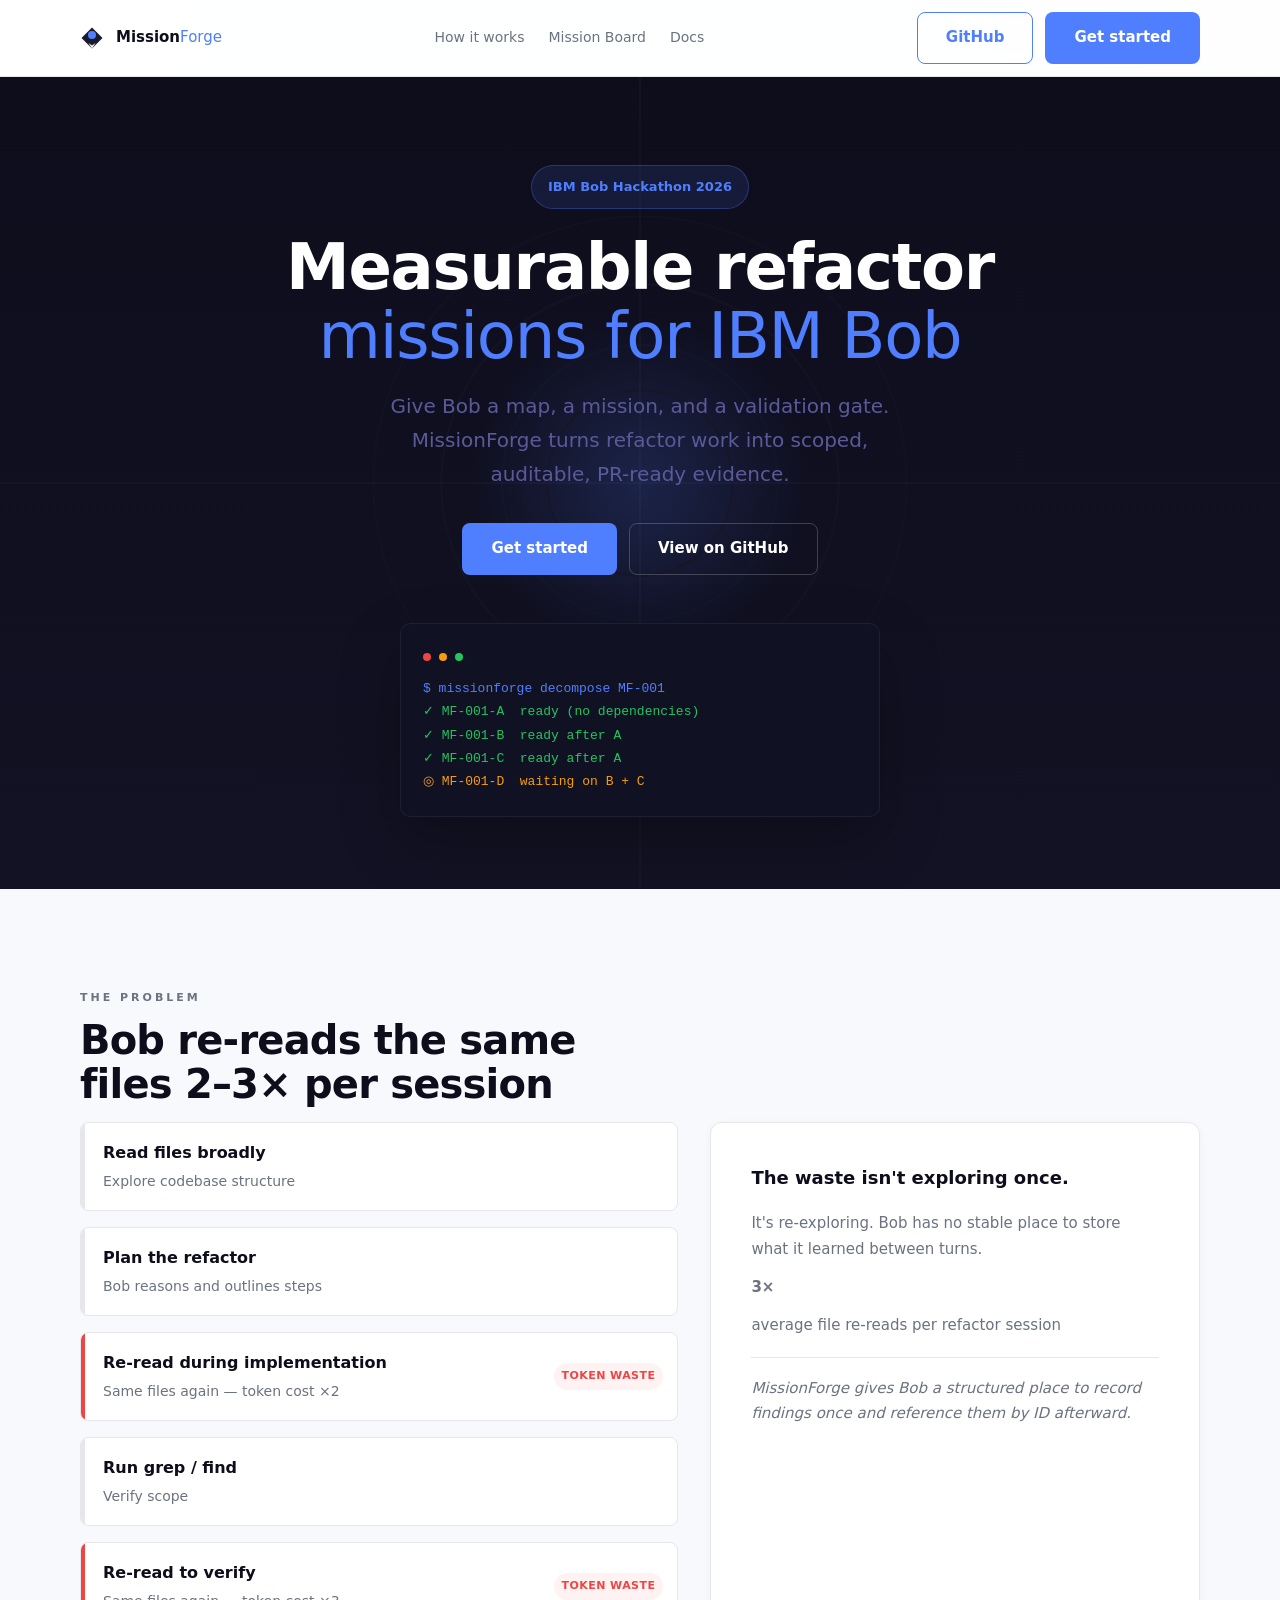
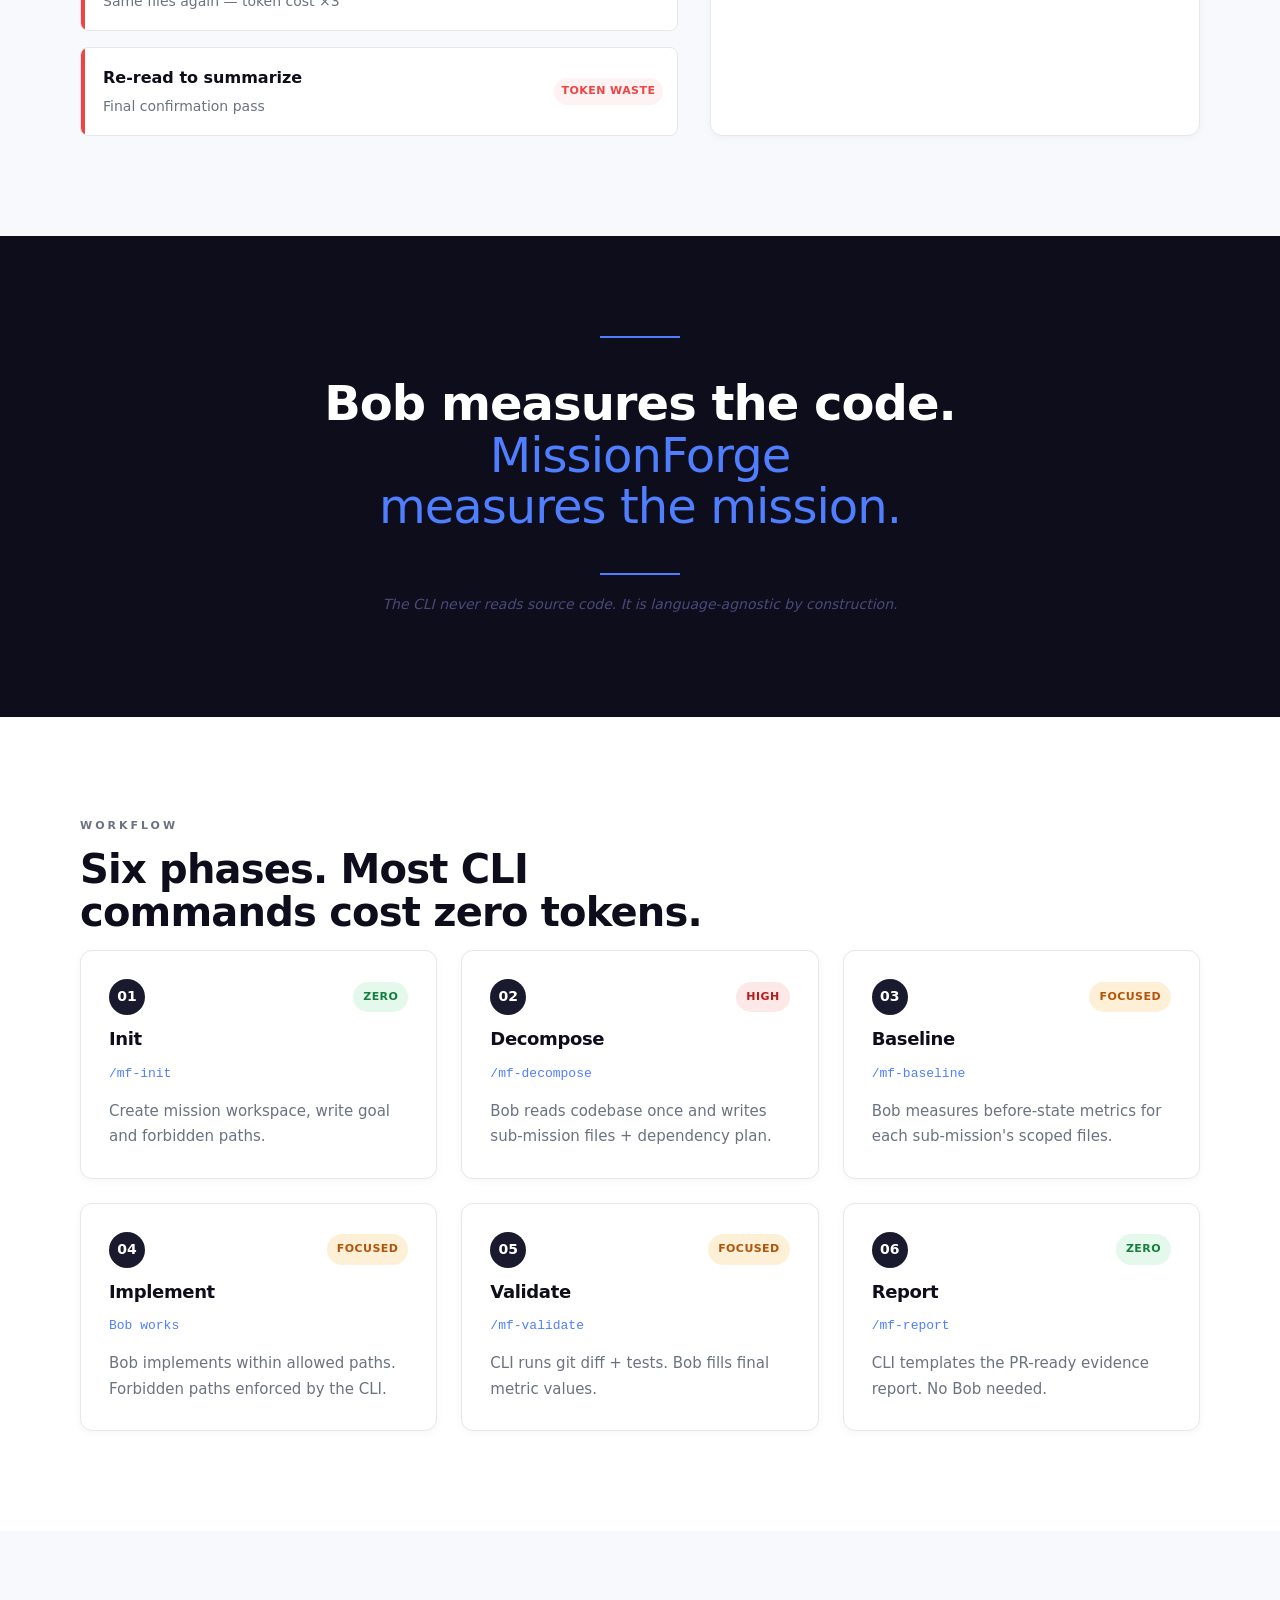
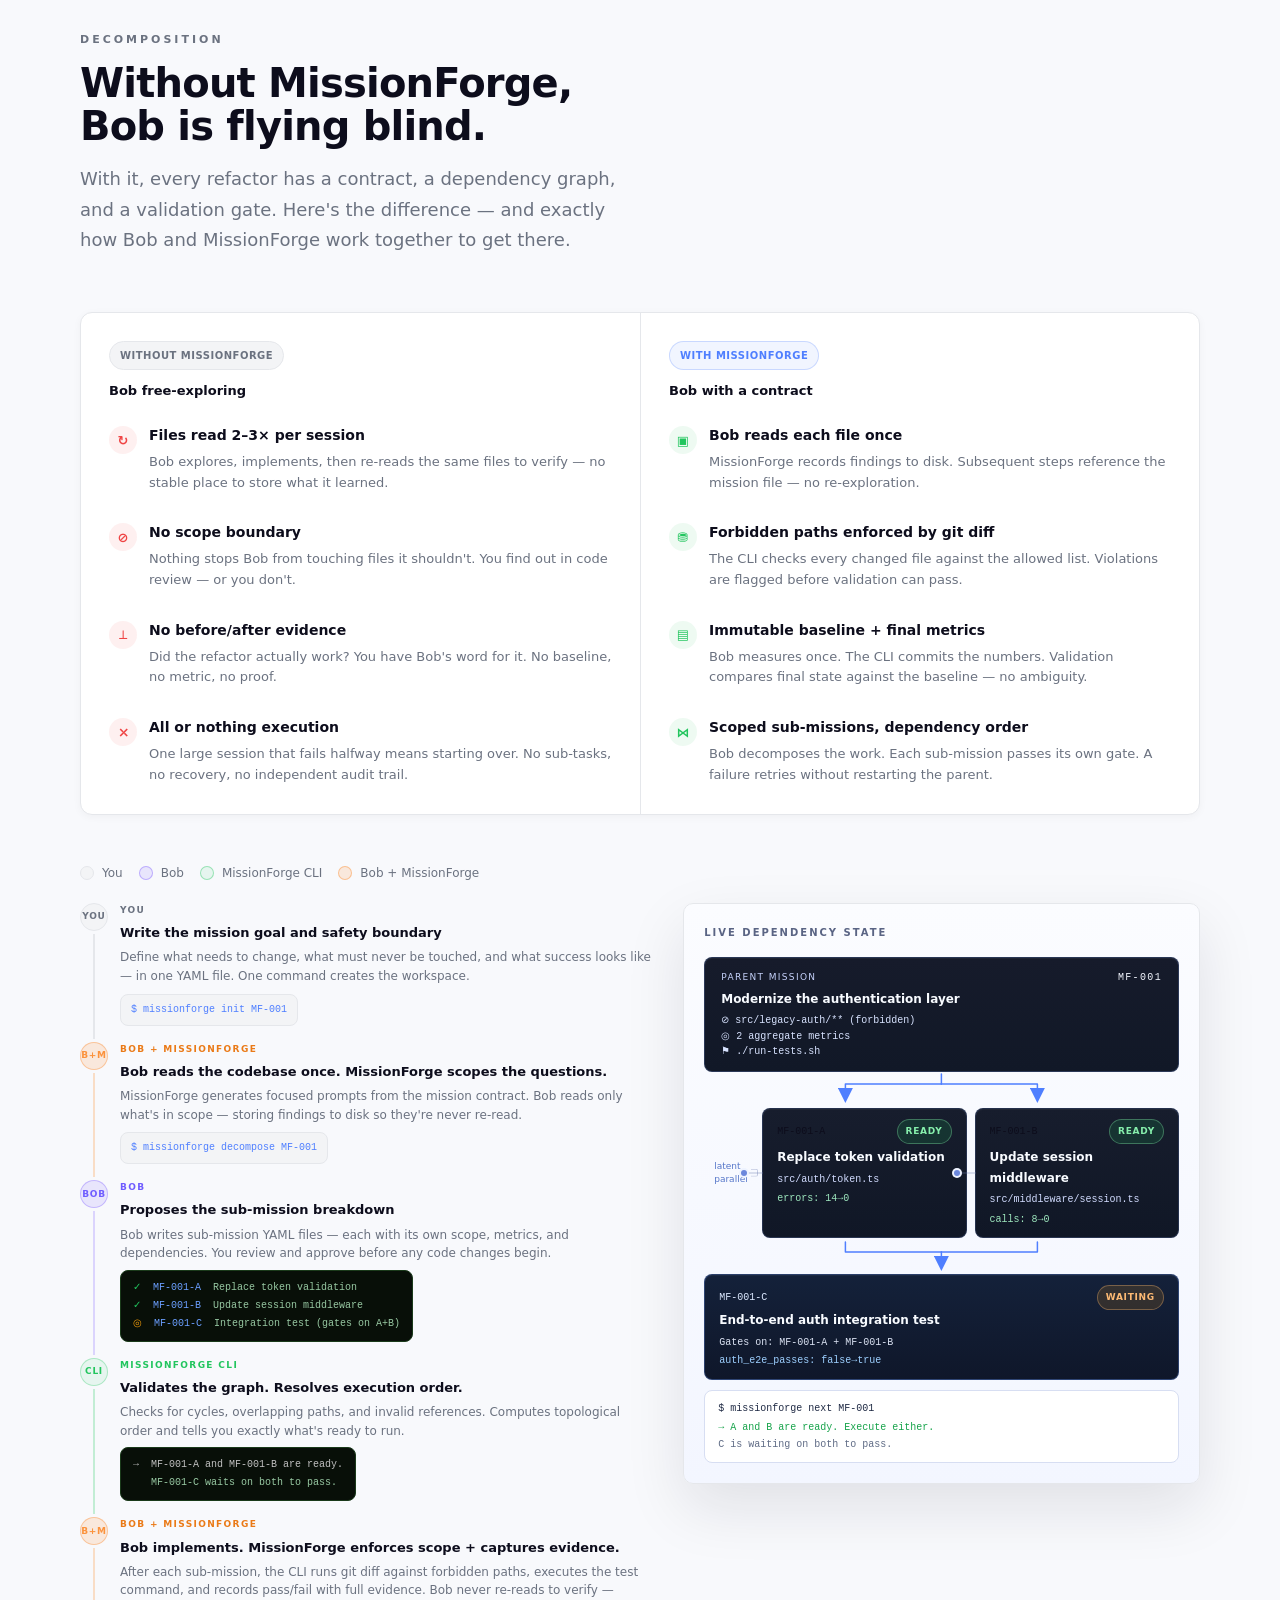
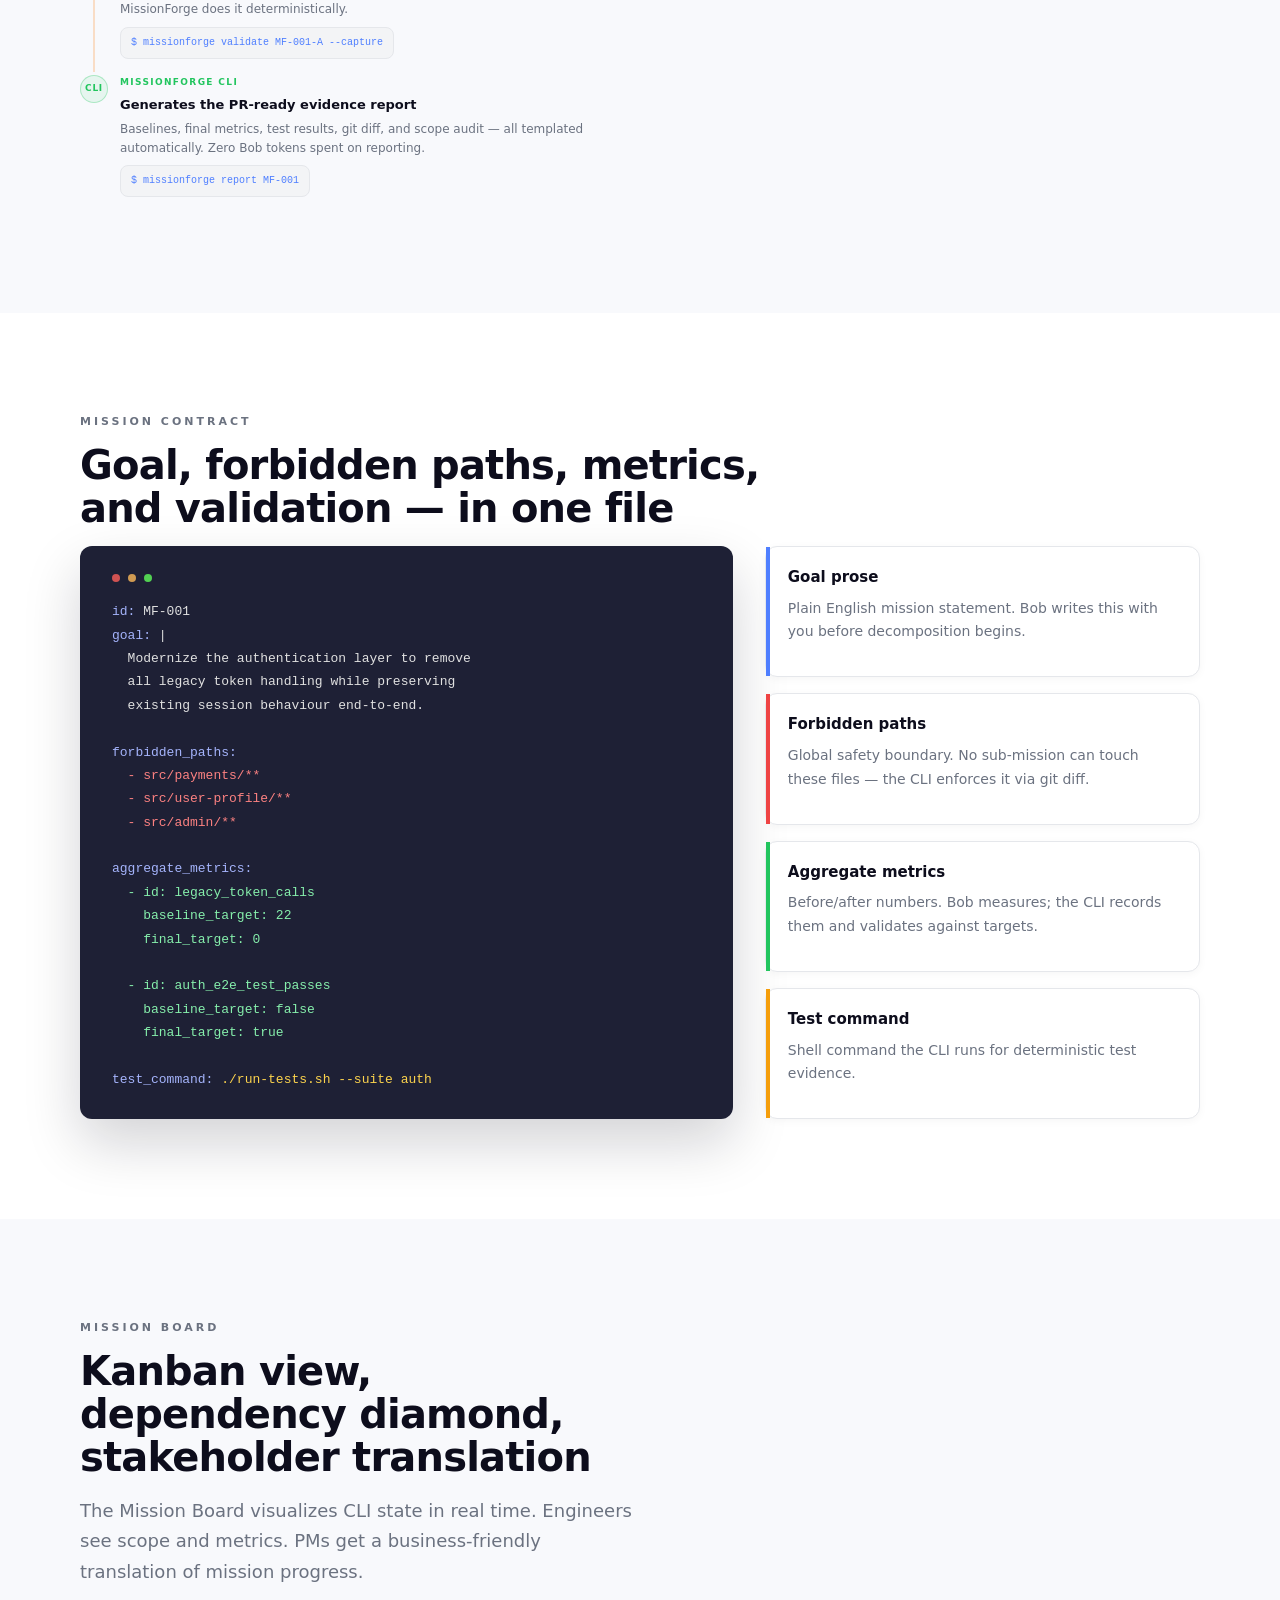
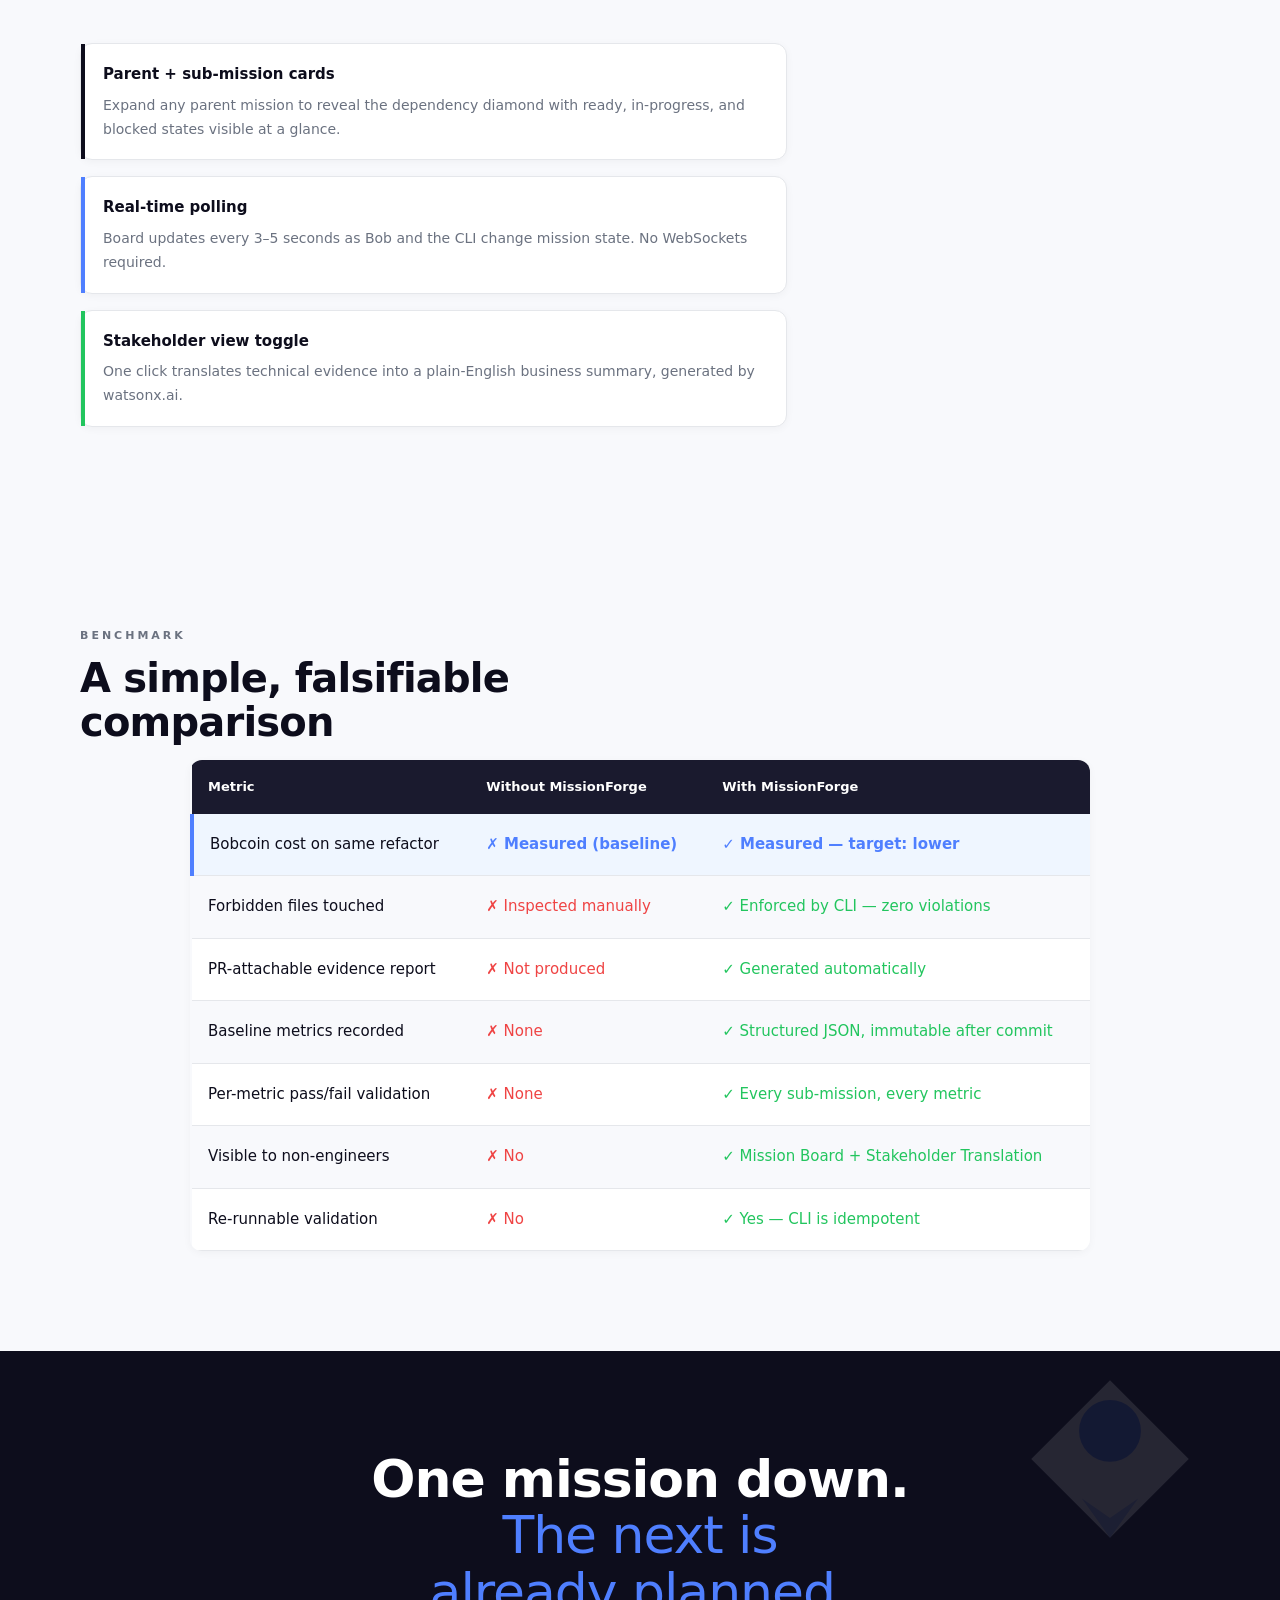
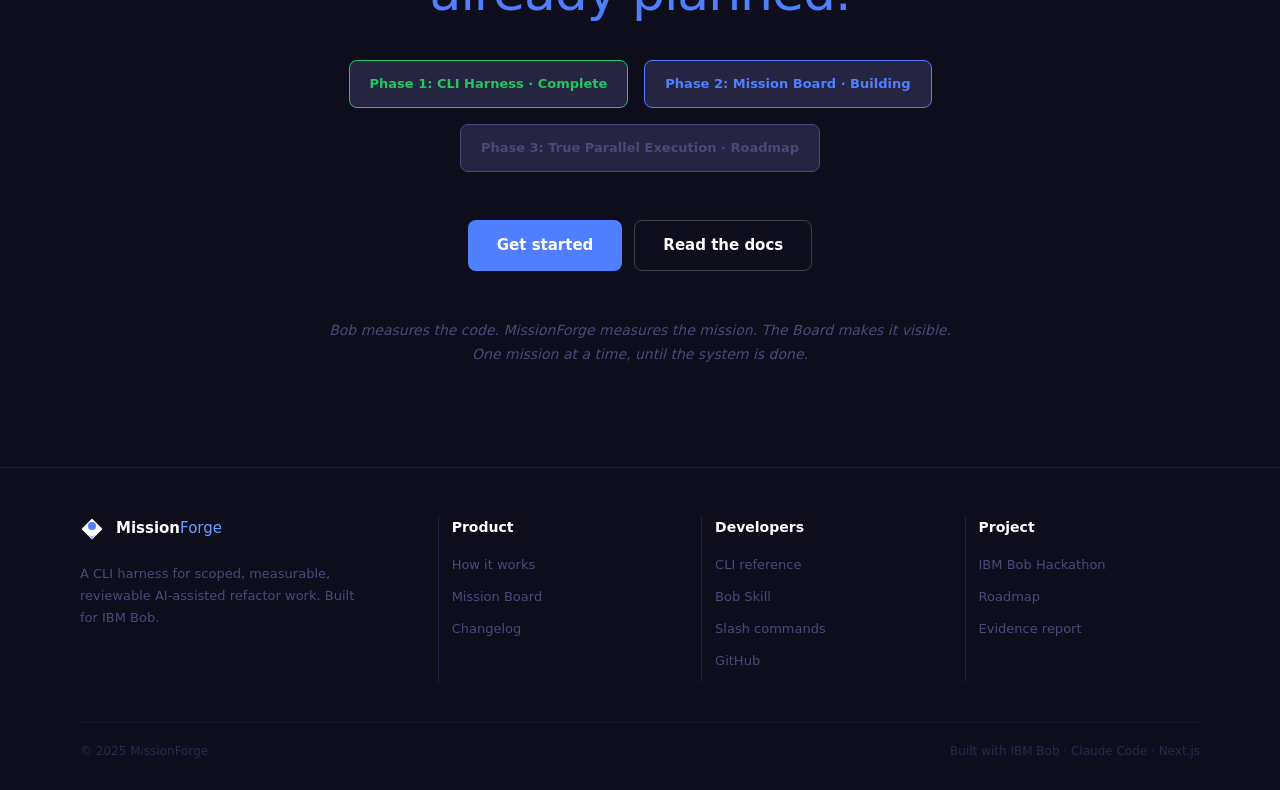
<file: landing-page/index.html>
<!doctype html>
<html lang="en">
<head>
  <meta charset="utf-8">
  <meta name="viewport" content="width=device-width, initial-scale=1">
  <title>MissionForge | Measurable refactor missions for IBM Bob</title>
  <style>
    :root {
      --bg: #f8f9fc;
      --surface: #ffffff;
      --surface-alt: #f3f6ff;
      --fg: #0d0d1c;
      --fg-strong: #1a1a2e;
      --muted: #6b7280;
      --muted-deep: #4a4a7a;
      --border: #e5e7eb;
      --accent: #4f7fff;
      --accent-strong: #3d6fef;
      --accent-soft: rgba(79, 127, 255, 0.12);
      --accent-border: rgba(79, 127, 255, 0.3);
      --dark: #0d0d1c;
      --dark-panel: #111124;
      --dark-elevated: #1e2035;
      --pass: #22c55e;
      --fail: #ef4444;
      --warn: #f59e0b;
      --shadow-soft: 0 2px 8px rgba(0, 0, 0, 0.04);
      --shadow-nav: 0 1px 12px rgba(0, 0, 0, 0.06);
      --radius-sm: 8px;
      --radius-md: 12px;
      --radius-lg: 16px;
      --container: min(1120px, calc(100vw - 32px));
      --font-display: -apple-system, BlinkMacSystemFont, "SF Pro Display", system-ui, sans-serif;
      --font-body: -apple-system, BlinkMacSystemFont, "SF Pro Text", system-ui, sans-serif;
      --font-mono: "Courier New", Courier, monospace;
      --section-space: clamp(72px, 9vw, 100px);
      --hero-title: clamp(2.75rem, 5.8vw, 4rem);
      --h2: clamp(2rem, 3.6vw, 2.5rem);
      --body-lg: clamp(1rem, 1.6vw, 1.125rem);
      color-scheme: light;
    }

    * { box-sizing: border-box; }
    html { scroll-behavior: smooth; }
    body {
      margin: 0;
      font-family: var(--font-body);
      color: var(--fg);
      background: var(--bg);
      line-height: 1.7;
      text-rendering: optimizeLegibility;
      -webkit-font-smoothing: antialiased;
    }

    body.menu-open { overflow: hidden; }
    img { max-width: 100%; display: block; }
    a { color: inherit; text-decoration: none; }
    button, input { font: inherit; }

    .page-shell {
      overflow-x: clip;
      background:
        radial-gradient(circle at top right, rgba(79, 127, 255, 0.08), transparent 28%),
        linear-gradient(180deg, #fbfcff 0%, #f8f9fc 100%);
    }

    .container {
      width: var(--container);
      margin: 0 auto;
    }

    .section {
      padding: var(--section-space) 0;
      position: relative;
    }

    .section-dark {
      color: #fff;
      background: var(--dark);
    }

    .section-alt { background: var(--bg); }
    .section-white { background: var(--surface); }

    .eyebrow {
      margin: 0 0 12px;
      font-size: 11px;
      font-weight: 600;
      letter-spacing: 3px;
      text-transform: uppercase;
      color: var(--muted);
    }

    .section h2,
    .section h3,
    .hero h1,
    .cta-title,
    .principle-title {
      font-family: var(--font-display);
      letter-spacing: -0.02em;
      line-height: 1.08;
      text-wrap: balance;
    }

    .section-title {
      margin: 0 0 16px;
      max-width: 680px;
      font-size: var(--h2);
      font-weight: 700;
      color: var(--fg);
    }

    .section-copy {
      margin: 0 0 56px;
      max-width: 560px;
      font-size: var(--body-lg);
      color: var(--muted);
    }

    .nav {
      position: sticky;
      top: 0;
      z-index: 30;
      background: rgba(255, 255, 255, 0.92);
      backdrop-filter: blur(14px);
      border-bottom: 1px solid var(--border);
      transition: box-shadow 160ms ease;
    }

    .nav.scrolled { box-shadow: var(--shadow-nav); }

    .nav-inner {
      display: grid;
      grid-template-columns: auto 1fr auto;
      align-items: center;
      gap: 24px;
      min-height: 76px;
    }

    .brand-lockup {
      display: inline-flex;
      align-items: center;
      gap: 12px;
      font-size: 15px;
      font-weight: 700;
      color: var(--fg);
      white-space: nowrap;
    }

    .brand-lockup svg { flex: 0 0 auto; }
    .brand-wordmark { display: inline-flex; align-items: baseline; }
    .brand-wordmark .light { font-weight: 300; color: var(--accent); }
    .brand-wordmark.dark .light { color: #6b9fff; }
    .nav-links,
    .nav-actions,
    .hero-actions,
    .cta-actions,
    .phase-pills {
      display: flex;
      align-items: center;
      gap: 12px;
      flex-wrap: wrap;
    }

    .nav-links {
      justify-content: center;
      gap: 24px;
      font-size: 14px;
      color: var(--muted);
    }

    .nav-links a:hover { color: var(--fg); }
    .nav-actions { justify-content: flex-end; }

    .button,
    .mobile-menu-button {
      display: inline-flex;
      align-items: center;
      justify-content: center;
      gap: 10px;
      min-height: 44px;
      padding: 12px 28px;
      border-radius: var(--radius-sm);
      border: 1.5px solid transparent;
      font-size: 15px;
      font-weight: 600;
      cursor: pointer;
      transition: transform 150ms ease, background-color 150ms ease, border-color 150ms ease, box-shadow 150ms ease;
    }

    .button:hover,
    .mobile-menu-button:hover { transform: translateY(-1px); }

    .button-primary {
      background: var(--accent);
      color: #fff;
    }

    .button-primary:hover { background: var(--accent-strong); }
    .button-ghost {
      background: transparent;
      color: var(--accent);
      border-color: var(--accent);
    }

    .button-ghost:hover { background: rgba(79, 127, 255, 0.06); }
    .button-dark {
      background: transparent;
      color: #fff;
      border-color: rgba(255, 255, 255, 0.2);
    }

    .button-dark:hover { border-color: rgba(255, 255, 255, 0.4); }

    .mobile-menu-button {
      display: none;
      width: 44px;
      padding: 0;
      background: #fff;
      border-color: var(--border);
      color: var(--fg);
    }

    .mobile-panel {
      display: none;
      border-top: 1px solid var(--border);
      background: #fff;
    }

    .mobile-panel.open { display: block; }
    .mobile-panel-inner {
      width: var(--container);
      margin: 0 auto;
      padding: 18px 0 24px;
      display: grid;
      gap: 12px;
    }

    .mobile-panel a {
      font-size: 15px;
      color: var(--muted);
      padding: 10px 0;
    }

    .hero {
      min-height: calc(80vh - 76px);
      display: grid;
      align-items: center;
      position: relative;
      background:
        radial-gradient(circle at center, rgba(79, 127, 255, 0.18), transparent 22%),
        linear-gradient(180deg, #0d0d1c 0%, #121224 100%);
      isolation: isolate;
    }

    .hero::before,
    .hero::after {
      content: "";
      position: absolute;
      inset: 0;
      pointer-events: none;
    }

    .hero::before {
      background:
        radial-gradient(circle at center, transparent 0 12%, rgba(22, 22, 40, 0.9) 12.1% 12.4%, transparent 12.5% 18%, rgba(22, 22, 40, 0.7) 18.1% 18.3%, transparent 18.4% 26%, rgba(22, 22, 40, 0.55) 26.1% 26.3%, transparent 26.4% 35%, rgba(22, 22, 40, 0.42) 35.1% 35.25%, transparent 35.3%);
      opacity: 0.95;
    }

    .hero::after {
      background:
        linear-gradient(90deg, transparent calc(50% - 1px), rgba(255,255,255,0.12) calc(50% - 1px), rgba(255,255,255,0.12) calc(50% + 1px), transparent calc(50% + 1px)),
        linear-gradient(180deg, transparent calc(50% - 1px), rgba(255,255,255,0.12) calc(50% - 1px), rgba(255,255,255,0.12) calc(50% + 1px), transparent calc(50% + 1px));
      opacity: 0.2;
    }

    .hero-inner {
      position: relative;
      z-index: 1;
      text-align: center;
      padding: 88px 0 72px;
    }

    .hero-pill {
      display: inline-flex;
      align-items: center;
      gap: 10px;
      margin-bottom: 24px;
      padding: 10px 16px;
      border-radius: 999px;
      border: 1px solid var(--accent-border);
      background: var(--accent-soft);
      color: var(--accent);
      font-size: 13px;
      font-weight: 600;
    }

    .hero h1 {
      margin: 0 auto 18px;
      max-width: 760px;
      font-size: var(--hero-title);
      font-weight: 700;
      color: #fff;
    }

    .hero h1 .light {
      display: block;
      color: var(--accent);
      font-weight: 300;
    }

    .hero-copy {
      margin: 0 auto;
      max-width: 520px;
      font-size: clamp(1rem, 2vw, 1.25rem);
      color: #5a5a9a;
      text-wrap: pretty;
    }

    .hero-actions {
      justify-content: center;
      margin-top: 32px;
    }

    .terminal {
      margin: 48px auto 0;
      max-width: 480px;
      padding: 18px 22px 22px;
      border-radius: 10px;
      background: var(--dark-panel);
      border: 1px solid rgba(255, 255, 255, 0.06);
      text-align: left;
      box-shadow: 0 24px 60px rgba(0, 0, 0, 0.28);
    }

    .terminal-dots {
      display: inline-flex;
      gap: 8px;
      margin-bottom: 16px;
    }

    .terminal-dots span {
      width: 8px;
      height: 8px;
      border-radius: 50%;
      display: block;
    }

    .terminal pre {
      margin: 0;
      font-family: var(--font-mono);
      font-size: 13px;
      line-height: 1.8;
      color: #d8defa;
    }

    .terminal-line {
      opacity: 0;
      transform: translateY(4px);
      transition: opacity 240ms ease, transform 240ms ease;
    }

    .terminal-line.visible {
      opacity: 1;
      transform: translateY(0);
    }

    .cmd { color: var(--accent); }
    .pass { color: var(--pass); }
    .warn { color: var(--warn); }
    .danger { color: var(--fail); }

    .two-col,
    .board-layout,
    .integration-grid,
    .footer-grid {
      display: grid;
      gap: 32px;
    }

    .two-col { grid-template-columns: minmax(0, 1.1fr) minmax(280px, 0.9fr); }
    .board-layout { grid-template-columns: minmax(0, 1.3fr) minmax(320px, 0.7fr); align-items: start; }
    .integration-grid { grid-template-columns: repeat(2, minmax(0, 1fr)); gap: 40px; }
    .footer-grid { grid-template-columns: 1.4fr repeat(3, minmax(140px, 1fr)); gap: 28px; }

    .stack { display: grid; gap: 16px; }

    .card,
    .workflow-card,
    .stat-card,
    .explain-card,
    .callout,
    .integration-card,
    .footer-card {
      background: var(--surface);
      border: 1px solid var(--border);
      border-radius: var(--radius-md);
      box-shadow: var(--shadow-soft);
    }

    .problem-card {
      position: relative;
      display: grid;
      grid-template-columns: 4px minmax(0, 1fr) auto;
      align-items: center;
      overflow: hidden;
      background: #fff;
      border: 1px solid var(--border);
      border-radius: var(--radius-sm);
      min-height: 84px;
    }

    .problem-card .bar { height: 100%; background: var(--border); }
    .problem-card.fail .bar { background: var(--fail); }
    .problem-card-body {
      padding: 16px 18px;
      display: grid;
      gap: 4px;
    }

    .problem-card strong { font-size: 16px; color: var(--fg); }
    .problem-card span { font-size: 14px; color: var(--muted); }

    .token-badge,
    .cost-pill,
    .status-pill,
    .phase-pill {
      display: inline-flex;
      align-items: center;
      justify-content: center;
      gap: 8px;
      border-radius: 999px;
      font-size: 11px;
      font-weight: 700;
      letter-spacing: 0.04em;
      text-transform: uppercase;
      white-space: nowrap;
    }

    .token-badge {
      margin-right: 14px;
      padding: 4px 8px;
      background: #fef2f2;
      color: var(--fail);
    }

    .stat-card {
      padding: 40px;
      display: grid;
      gap: 18px;
      align-content: start;
    }

    .stat-card strong { font-size: 18px; color: var(--fg); }
    .stat-card p,
    .card-copy { margin: 0; font-size: 15px; color: var(--muted); }
    .big-stat {
      margin: 0;
      font-size: clamp(4rem, 8vw, 4.5rem);
      line-height: 1;
      color: var(--fail);
      font-weight: 700;
    }

    .divider {
      height: 1px;
      background: var(--border);
    }

    .principle-wrap {
      max-width: 760px;
      margin: 0 auto;
      text-align: center;
    }

    .rule {
      width: 80px;
      height: 2px;
      background: var(--accent);
      margin: 0 auto 40px;
    }

    .rule.bottom { margin: 40px auto 0; }

    .principle-title {
      margin: 0;
      font-size: clamp(2.2rem, 5vw, 3rem);
      color: #fff;
      font-weight: 700;
    }

    .principle-title .light {
      display: block;
      color: var(--accent);
      font-weight: 300;
    }

    .principle-note {
      margin: 18px 0 0;
      color: var(--muted-deep);
      font-style: italic;
      font-size: 14px;
    }

    .workflow-grid {
      display: grid;
      grid-template-columns: repeat(3, minmax(0, 1fr));
      gap: 24px;
    }

    .workflow-card {
      padding: 28px;
      display: grid;
      gap: 14px;
      transition: transform 150ms ease, box-shadow 150ms ease;
    }

    .workflow-card:hover {
      transform: translateY(-2px);
      box-shadow: 0 10px 28px rgba(13, 13, 28, 0.08);
    }

    .step-top {
      display: flex;
      align-items: center;
      justify-content: space-between;
      gap: 16px;
    }

    .step-circle {
      width: 36px;
      height: 36px;
      border-radius: 50%;
      display: grid;
      place-items: center;
      background: var(--fg-strong);
      color: #fff;
      font-size: 14px;
      font-weight: 700;
      flex: 0 0 auto;
    }

    .workflow-card h3 {
      margin: 0;
      font-size: 18px;
      font-weight: 700;
      color: var(--fg);
    }

    .mono {
      font-family: var(--font-mono);
      font-size: 13px;
      color: var(--accent);
    }

    .cost-pill { padding: 6px 10px; }
    .cost-pill.zero { background: rgba(34, 197, 94, 0.12); color: #15803d; }
    .cost-pill.high { background: rgba(239, 68, 68, 0.12); color: #b91c1c; }
    .cost-pill.focused { background: rgba(245, 158, 11, 0.16); color: #b45309; }

    .explain-card::before,
    .callout::before,
    .footer-link-group::before {
      content: "";
      position: absolute;
      top: 0;
      left: 0;
      bottom: 0;
      width: 4px;
      background: var(--fg);
    }

    .explain-card.blue::before,
    .callout.blue::before { background: var(--accent); }
    .explain-card.green::before,
    .callout.green::before { background: var(--pass); }
    .explain-card.black::before,
    .callout.black::before { background: var(--fg); }
    .callout.red::before { background: var(--fail); }
    .callout.amber::before { background: var(--warn); }

    .code-layout { grid-template-columns: minmax(0, 1.2fr) minmax(280px, 0.8fr); }

    .code-panel {
      background: var(--dark-elevated);
      border-radius: var(--radius-md);
      padding: 28px 32px;
      color: #e0e0e0;
      box-shadow: 0 24px 56px rgba(13, 13, 28, 0.18);
    }

    .dots { display: flex; gap: 8px; margin-bottom: 18px; }
    .dots span {
      width: 8px;
      height: 8px;
      border-radius: 50%;
      display: block;
    }

    .code-panel pre {
      margin: 0;
      white-space: pre-wrap;
      font-family: var(--font-mono);
      font-size: 13px;
      line-height: 1.8;
    }

    .yaml-key { color: #a5b4fc; }
    .yaml-string { color: #e0e0e0; }
    .yaml-forbidden { color: #fc8181; }
    .yaml-metric { color: #86efac; }
    .yaml-test { color: #fcd34d; }

    .callout {
      position: relative;
      padding: 18px 20px 18px 22px;
      background: #fff;
      border: 1px solid var(--border);
      border-radius: var(--radius-md);
      box-shadow: var(--shadow-soft);
    }

    .callout strong {
      display: block;
      margin-bottom: 6px;
      font-size: 15px;
      color: var(--fg);
    }

    .callout p,
    .explain-card p {
      margin: 0;
      color: var(--muted);
      font-size: 14px;
    }

    .decomposition-flow {
      display: grid;
      gap: 48px;
    }

    .contrast-card {
      background: #fff;
      border: 1px solid var(--border);
      border-radius: var(--radius-md);
      overflow: hidden;
      box-shadow: var(--shadow-soft);
    }

    .contrast-grid {
      display: grid;
      grid-template-columns: repeat(2, minmax(0, 1fr));
    }

    .contrast-column {
      padding: 28px 28px 14px;
    }

    .contrast-column.with-contract {
      border-left: 1px solid var(--border);
    }

    .contrast-header {
      display: grid;
      gap: 10px;
      margin-bottom: 22px;
    }

    .contrast-badge {
      width: fit-content;
      padding: 5px 10px;
      border-radius: 999px;
      border: 1px solid var(--border);
      background: #f3f4f6;
      color: var(--muted);
      font-size: 10px;
      font-weight: 700;
      letter-spacing: 0.05em;
      text-transform: uppercase;
    }

    .contrast-badge.accent {
      border-color: rgba(79, 127, 255, 0.25);
      background: rgba(79, 127, 255, 0.08);
      color: var(--accent);
    }

    .contrast-title {
      font-size: 13px;
      font-weight: 600;
      color: var(--fg);
    }

    .contrast-list {
      display: grid;
      gap: 14px;
    }

    .contrast-row {
      display: grid;
      grid-template-columns: 28px minmax(0, 1fr);
      gap: 12px;
      padding-bottom: 14px;
    }

    .contrast-icon {
      display: grid;
      place-items: center;
      width: 28px;
      height: 28px;
      border-radius: 50%;
      font-size: 13px;
      font-weight: 700;
      line-height: 1;
      margin-top: 2px;
    }

    .contrast-icon.fail {
      background: rgba(239, 68, 68, 0.08);
      color: var(--fail);
    }

    .contrast-icon.pass {
      background: rgba(34, 197, 94, 0.08);
      color: var(--pass);
    }

    .contrast-copy {
      display: grid;
      gap: 4px;
      align-content: start;
    }

    .contrast-copy strong {
      font-size: 14px;
      color: var(--fg);
    }

    .contrast-copy p {
      margin: 0;
      font-size: 13px;
      line-height: 1.6;
      color: var(--muted);
    }

    .actor-legend {
      display: flex;
      flex-wrap: wrap;
      gap: 16px;
      margin-bottom: 20px;
    }

    .actor-pill {
      display: inline-flex;
      align-items: center;
      gap: 8px;
      font-size: 12px;
      color: var(--muted);
    }

    .actor-dot {
      width: 14px;
      height: 14px;
      border-radius: 50%;
      border: 1px solid var(--border);
      background: #f3f4f6;
      flex: 0 0 auto;
    }

    .actor-pill.you .actor-dot { border-color: #e5e7eb; background: #f3f4f6; }
    .actor-pill.bob .actor-dot { border-color: rgba(124, 92, 255, 0.42); background: rgba(124, 92, 255, 0.12); }
    .actor-pill.cli .actor-dot { border-color: rgba(34, 197, 94, 0.4); background: rgba(34, 197, 94, 0.08); }
    .actor-pill.pair .actor-dot { border-color: rgba(251, 146, 60, 0.48); background: rgba(251, 146, 60, 0.16); }

    .decomposition-grid {
      display: grid;
      grid-template-columns: minmax(0, 1.05fr) minmax(300px, 0.95fr);
      gap: 32px;
      align-items: start;
    }

    .timeline {
      display: grid;
      gap: 0;
    }

    .timeline-step {
      display: grid;
      grid-template-columns: 28px minmax(0, 1fr);
      gap: 12px;
    }

    .timeline-spine {
      display: grid;
      justify-items: center;
      grid-template-rows: 28px minmax(12px, 1fr);
    }

    .timeline-step:last-child .timeline-spine {
      grid-template-rows: 28px;
    }

    .timeline-dot {
      width: 28px;
      height: 28px;
      border-radius: 50%;
      display: grid;
      place-items: center;
      font-size: 9px;
      font-weight: 600;
      letter-spacing: 0.08em;
      text-transform: uppercase;
    }

    .timeline-line {
      width: 1.5px;
      min-height: 12px;
      margin: 3px 0;
      background: var(--border);
    }

    .timeline-step.you .timeline-dot {
      border: 1.5px solid #e5e7eb;
      background: #f3f4f6;
      color: var(--muted);
    }

    .timeline-step.you .timeline-line { background: #e5e7eb; }

    .timeline-step.bob .timeline-dot {
      border: 1.5px solid rgba(124, 92, 255, 0.35);
      background: rgba(124, 92, 255, 0.12);
      color: #6f5cff;
    }

    .timeline-step.bob .timeline-line { background: rgba(124, 92, 255, 0.24); }

    .timeline-step.cli .timeline-dot {
      border: 1.5px solid rgba(34, 197, 94, 0.3);
      background: rgba(34, 197, 94, 0.08);
      color: var(--pass);
    }

    .timeline-step.cli .timeline-line { background: rgba(34, 197, 94, 0.25); }

    .timeline-step.pair .timeline-dot {
      border: 1.5px solid rgba(251, 146, 60, 0.42);
      background: rgba(251, 146, 60, 0.16);
      color: #fb923c;
    }

    .timeline-step.pair .timeline-line { background: rgba(251, 146, 60, 0.28); }

    .timeline-body {
      padding-bottom: 16px;
    }

    .timeline-actor {
      margin-bottom: 4px;
      font-size: 9px;
      font-weight: 600;
      letter-spacing: 0.15em;
      text-transform: uppercase;
    }

    .timeline-step.you .timeline-actor { color: var(--muted); }
    .timeline-step.bob .timeline-actor { color: #6f5cff; }
    .timeline-step.cli .timeline-actor { color: var(--pass); }
    .timeline-step.pair .timeline-actor { color: #ea7a17; }

    .timeline-body strong {
      display: block;
      margin-bottom: 4px;
      font-size: 13px;
      font-weight: 600;
      color: var(--fg);
    }

    .timeline-body p {
      margin: 0 0 7px;
      font-size: 12px;
      line-height: 1.55;
      color: var(--muted);
    }

    .code-chip,
    .output-chip {
      width: fit-content;
      max-width: 100%;
      border-radius: 8px;
      font-family: var(--font-mono);
      font-size: 10px;
      line-height: 1.8;
      overflow: auto hidden;
      white-space: pre;
    }

    .code-chip {
      display: inline-flex;
      align-items: center;
      gap: 6px;
      padding: 6px 10px;
      border: 0.5px solid var(--border);
      background: #f3f4f6;
      color: var(--accent);
    }

    .output-chip {
      padding: 8px 12px;
      border: 0.5px solid #1a3a1a;
      background: #080f08;
      color: #d8e8d8;
    }

    .output-chip .id { color: #6b9fff; }
    .output-chip .ok,
    .output-chip .ok-copy { color: var(--pass); }
    .output-chip .wait { color: var(--warn); }
    .output-chip .note { color: #c0c0c0; }
    .output-chip .detail { color: #97c8a2; }

    .dependency-panel {
      position: sticky;
      top: 1rem;
      padding: 20px;
      border: 1px solid var(--border);
      border-radius: 10px;
      background: linear-gradient(180deg, #fbfcff 0%, #f3f6ff 100%);
      box-shadow: 0 24px 60px rgba(17, 24, 39, 0.10);
    }

    .dependency-label {
      margin-bottom: 16px;
      font-size: 10px;
      font-weight: 600;
      letter-spacing: 0.2em;
      text-transform: uppercase;
      color: #5a6484;
    }

    .dependency-svg {
      width: 100%;
      height: 34px;
      display: block;
      overflow: visible;
    }

    .dependency-parent,
    .dependency-gate,
    .sub-node {
      border-radius: 8px;
      padding: 11px 16px;
    }

    .dependency-parent {
      background: linear-gradient(180deg, #161b2b 0%, #111827 100%);
      border: 1px solid rgba(97, 126, 191, 0.30);
      box-shadow: inset 0 1px 0 rgba(255, 255, 255, 0.04);
    }

    .dependency-gate {
      background: linear-gradient(180deg, #14213a 0%, #0f172a 100%);
      border: 1px solid rgba(111, 156, 255, 0.30);
      padding: 10px 14px;
      box-shadow: inset 0 1px 0 rgba(255, 255, 255, 0.04);
    }

    .dependency-meta {
      display: flex;
      align-items: center;
      justify-content: space-between;
      gap: 12px;
      margin-bottom: 3px;
      font-size: 9px;
      letter-spacing: 0.15em;
      text-transform: uppercase;
    }

    .dependency-parent .dependency-meta { color: #c6d2fb; }
    .dependency-parent .dependency-id { color: #f3f7ff; }
    .dependency-gate .dependency-id { color: #dbe8ff; }

    .dependency-title {
      margin: 0 0 4px;
      font-size: 12px;
      font-weight: 600;
      color: #f8fbff;
    }

    .dependency-detail,
    .dependency-subcopy,
    .dependency-metric,
    .dependency-path {
      font-family: var(--font-mono);
      font-size: 10px;
      line-height: 1.55;
    }

    .dependency-detail { color: #d8e3ff; }
    .dependency-subcopy { color: rgba(232, 239, 255, 0.94); margin-bottom: 3px; }
    .dependency-metric { color: #9ed0ff; }

    .sub-row {
      position: relative;
      display: grid;
      padding-left: 58px;
      grid-template-columns: repeat(2, minmax(0, 1fr));
      gap: 8px;
      margin: 2px 0;
    }

    .parallel-marker {
      position: absolute;
      left: 10px;
      top: 50%;
      transform: translateY(-50%);
      display: grid;
      justify-items: start;
      gap: 1px;
      font-size: 9px;
      line-height: 1.3;
      color: #5576c9;
      text-align: left;
    }

    .parallel-marker::before {
      content: "";
      position: absolute;
      right: -10px;
      top: 8px;
      bottom: 8px;
      width: 6px;
      border: 1px solid rgba(111, 127, 178, 0.38);
      border-left: none;
      border-radius: 0 2px 2px 0;
    }

    .sub-node {
      position: relative;
      background: linear-gradient(180deg, #171d2d 0%, #101726 100%);
      border: 1px solid rgba(93, 122, 186, 0.26);
      padding: 10px 14px;
      box-shadow: inset 0 1px 0 rgba(255, 255, 255, 0.04);
    }

    .sub-node::before {
      content: "";
      position: absolute;
      top: 50%;
      left: -18px;
      width: 18px;
      border-top: 1.5px solid rgba(111, 127, 178, 0.48);
      transform: translateY(-50%);
    }

    .sub-node::after {
      content: "";
      position: absolute;
      top: 50%;
      left: -22px;
      width: 6px;
      height: 6px;
      border-radius: 50%;
      background: #6b87dc;
      box-shadow: 0 0 0 2px #eef3ff;
      transform: translateY(-50%);
    }

    .sub-top {
      display: flex;
      align-items: center;
      justify-content: space-between;
      gap: 8px;
    }

    .sub-id,
    .dependency-id {
      font-family: var(--font-mono);
      font-size: 10px;
    }

    .dependency-status {
      display: inline-flex;
      align-items: center;
      justify-content: center;
      padding: 4px 8px;
      border-radius: 999px;
      border: 0.5px solid transparent;
      font-size: 9px;
      font-weight: 700;
      letter-spacing: 0.08em;
      text-transform: uppercase;
      white-space: nowrap;
    }

    .dependency-status.ready {
      background: rgba(34, 197, 94, 0.14);
      border-color: rgba(134, 239, 172, 0.35);
      color: #86efac;
    }

    .dependency-status.waiting {
      background: rgba(245, 158, 11, 0.14);
      border-color: rgba(253, 186, 116, 0.35);
      color: #fdba74;
    }

    .sub-node .dependency-title { margin-top: 3px; }
    .dependency-path { color: #d2dcff; }
    .sub-node .dependency-metric { color: #9ee7be; margin-top: 4px; }

    .next-strip {
      margin-top: 10px;
      padding: 9px 13px;
      border: 1px solid #d7def2;
      border-radius: 8px;
      background: #ffffff;
      font-family: var(--font-mono);
      font-size: 10px;
      line-height: 1.7;
    }

    .next-strip .cmd { display: block; margin-bottom: 2px; color: #1f2a44; }
    .next-strip .ready-line { color: #16a34a; }
    .next-strip .wait-line { color: #5f6b85; }

    .placeholder {
      position: relative;
      display: grid;
      place-items: center;
      gap: 8px;
      min-height: 220px;
      border: 2px dashed var(--accent);
      border-radius: var(--radius-md);
      background: var(--surface-alt);
      color: var(--accent);
      text-align: center;
      padding: 24px;
      cursor: pointer;
      transition: border-color 150ms ease, transform 150ms ease;
      overflow: hidden;
    }

    .placeholder:hover {
      border-color: var(--accent-strong);
      transform: translateY(-1px);
    }

    .placeholder svg { opacity: 0.9; }
    .placeholder small { color: #6a8fff; }
    .placeholder.loaded {
      border-style: solid;
      background: #dfe8ff;
      padding: 0;
    }

    .placeholder.loaded .placeholder-meta {
      position: absolute;
      left: 16px;
      bottom: 16px;
      padding: 8px 10px;
      border-radius: 999px;
      background: rgba(13, 13, 28, 0.68);
      color: #fff;
      font-size: 12px;
      font-weight: 600;
      z-index: 1;
    }

    .placeholder img {
      width: 100%;
      height: 100%;
      object-fit: cover;
    }

    .feature-column { display: grid; gap: 16px; }

    .integration-card {
      padding: 36px;
      background: var(--bg);
      border-radius: var(--radius-lg);
      display: grid;
      gap: 20px;
      align-content: start;
    }

    .integration-card h3 {
      margin: 0;
      font-size: 20px;
      color: var(--fg);
    }

    .pill-list {
      display: flex;
      flex-wrap: wrap;
      gap: 10px;
    }

    .mini-pill {
      padding: 6px 12px;
      border-radius: 6px;
      background: #fff;
      border: 1px solid var(--border);
      font-size: 12px;
      color: var(--muted);
    }

    .example-card {
      padding: 16px;
      background: #fff;
      border: 1px solid var(--border);
      border-radius: var(--radius-sm);
      display: grid;
      gap: 12px;
    }

    .status-pill {
      width: fit-content;
      padding: 6px 10px;
      background: rgba(34, 197, 94, 0.12);
      color: #15803d;
    }

    .progress-row {
      display: grid;
      gap: 8px;
      color: var(--muted);
      font-size: 12px;
    }

    .progress-track {
      width: 100%;
      height: 8px;
      border-radius: 999px;
      background: #dbe7d7;
      overflow: hidden;
    }

    .progress-fill {
      width: 100%;
      height: 100%;
      background: var(--pass);
    }

    .model-strip {
      margin-top: 24px;
      padding: 12px 20px;
      border-radius: var(--radius-sm);
      background: var(--surface-alt);
      color: var(--accent);
      font-family: var(--font-mono);
      font-size: 12px;
      overflow: auto hidden;
      white-space: nowrap;
    }

    .benchmark-table {
      width: min(900px, 100%);
      margin: 0 auto;
      border-collapse: collapse;
      overflow: hidden;
      border-radius: var(--radius-md);
      box-shadow: var(--shadow-soft);
    }

    .benchmark-table thead th {
      padding: 16px;
      text-align: left;
      background: var(--fg-strong);
      color: #fff;
      font-size: 13px;
      font-weight: 600;
    }

    .benchmark-table tbody tr { background: #fff; }
    .benchmark-table tbody tr:nth-child(even) { background: var(--bg); }
    .benchmark-table td {
      padding: 18px 16px;
      border-bottom: 1px solid var(--border);
      font-size: 15px;
      vertical-align: top;
    }

    .benchmark-table tbody tr.highlight {
      border-left: 4px solid var(--accent);
      background: #eff6ff;
      opacity: 0.65;
      transition: opacity 400ms ease;
    }

    .benchmark-table tbody tr.highlight.in-view { opacity: 1; }
    .table-result { display: inline-flex; gap: 8px; align-items: baseline; }
    .table-result.fail { color: var(--fail); }
    .table-result.pass { color: var(--pass); }
    .table-result.accent { color: var(--accent); font-weight: 700; }

    .cta-section {
      position: relative;
      overflow: clip;
    }

    .cta-watermark {
      position: absolute;
      top: 18px;
      right: max(16px, calc((100vw - var(--container)) / 2));
      width: min(180px, 22vw);
      opacity: 0.1;
      pointer-events: none;
    }

    .cta-shell {
      max-width: 680px;
      margin: 0 auto;
      text-align: center;
      position: relative;
      z-index: 1;
    }

    .cta-title {
      margin: 0;
      font-size: clamp(2.3rem, 5vw, 3.25rem);
      color: #fff;
      font-weight: 700;
    }

    .cta-title .light {
      display: block;
      color: var(--accent);
      font-weight: 300;
    }

    .phase-pills {
      justify-content: center;
      margin-top: 40px;
      gap: 16px;
    }

    .phase-pill {
      padding: 12px 20px;
      background: #252542;
      border: 1px solid currentColor;
      border-radius: var(--radius-sm);
      font-size: 13px;
      text-transform: none;
      letter-spacing: 0;
      font-weight: 600;
    }

    .phase-pill.complete { color: var(--pass); }
    .phase-pill.building { color: var(--accent); }
    .phase-pill.roadmap { color: var(--muted-deep); }

    .cta-actions {
      justify-content: center;
      margin-top: 48px;
    }

    .cta-tagline {
      margin: 48px auto 0;
      max-width: 640px;
      color: var(--muted-deep);
      font-size: 14px;
      font-style: italic;
    }

    footer {
      background: var(--dark);
      color: #fff;
      border-top: 1px solid #1e1e3e;
    }

    .footer-main { padding: 48px 0 0; }
    .footer-lead {
      margin: 14px 0 0;
      color: var(--muted-deep);
      font-size: 13px;
      max-width: 280px;
    }

    .footer-link-group {
      position: relative;
      padding-left: 14px;
    }

    .footer-link-group::before {
      background: #1e1e3e;
      width: 1px;
    }

    .footer-link-group h4 {
      margin: 0 0 14px;
      font-size: 14px;
      color: #fff;
    }

    .footer-link-group a {
      display: block;
      margin: 10px 0;
      color: var(--muted-deep);
      font-size: 13px;
    }

    .footer-link-group a:hover { color: #fff; }

    .footer-bottom {
      margin-top: 40px;
      padding: 18px 0 28px;
      border-top: 1px solid #161628;
      display: flex;
      align-items: center;
      justify-content: space-between;
      gap: 16px;
      color: #2a2a4a;
      font-size: 12px;
      flex-wrap: wrap;
    }

    .visually-hidden {
      position: absolute;
      width: 1px;
      height: 1px;
      margin: -1px;
      padding: 0;
      overflow: hidden;
      clip: rect(0, 0, 0, 0);
      border: 0;
    }

    @media (max-width: 1100px) {
      .nav-inner { grid-template-columns: auto 1fr auto; }
      .nav-links { display: none; }
      .two-col,
      .board-layout,
      .integration-grid,
      .code-layout,
      .footer-grid,
      .workflow-grid,
      .decomposition-grid,
      .contrast-grid { grid-template-columns: 1fr; }
      .mobile-menu-button { display: inline-flex; }
      .nav-actions .button-ghost { display: none; }
      .contrast-column.with-contract { border-left: 0; border-top: 1px solid var(--border); }
      .dependency-panel { position: static; }
      .parallel-marker {
        position: static;
        transform: none;
        justify-items: start;
        margin-bottom: 12px;
      }
      .parallel-marker::before { display: none; }
      .cta-watermark { right: 16px; width: 140px; }
    }

    @media (max-width: 767px) {
      :root {
        --container: min(100vw - 24px, 100%);
        --section-space: 64px;
      }

      .nav-inner {
        gap: 12px;
        min-height: 70px;
      }

      .nav-actions { gap: 8px; }
      .nav-actions .button-primary {
        min-height: 40px;
        padding: 10px 16px;
        font-size: 14px;
      }

      .hero-inner { padding-top: 72px; }
      .hero-copy { font-size: 16px; }
      .terminal pre { font-size: 11px; }
      .section-title { font-size: 28px; }
      .section-copy { margin-bottom: 40px; font-size: 16px; }
      .problem-card { grid-template-columns: 4px minmax(0, 1fr); }
      .token-badge { margin: 0 18px 16px; justify-self: start; }
      .stat-card,
      .integration-card,
      .workflow-card,
      .code-panel { padding: 24px; }
      .contrast-column,
      .dependency-panel,
      .integration-card { padding: 24px; }
      .sub-row { grid-template-columns: 1fr; }
      .sub-node::before,
      .sub-node::after { display: none; }
      .benchmark-table td,
      .benchmark-table thead th { padding-inline: 12px; }
      .cta-title { font-size: 40px; }
      .footer-bottom { justify-content: flex-start; }
    }

    @media (max-width: 430px) {
      .hero-actions,
      .cta-actions,
      .phase-pills { justify-content: stretch; }
      .hero-actions .button,
      .cta-actions .button,
      .phase-pill { width: 100%; }
      .brand-wordmark { font-size: 14px; }
      .terminal { padding-inline: 16px; }
      .mobile-panel-inner { width: calc(100vw - 24px); }
    }

  </style>
</head>
<body>
  <div class="page-shell">
    <nav class="nav" id="top">
      <div class="container nav-inner">
        <a class="brand-lockup" href="#top" aria-label="MissionForge home">
          <svg width="24" height="24" viewBox="0 0 24 24" aria-hidden="true">
            <polygon points="12,1.5 22.5,12 12,22.5 1.5,12" fill="#1A1A2E"></polygon>
            <circle cx="12" cy="9" r="4" fill="#4F7FFF"></circle>
            <polygon points="8.5,17 12,22.5 15.5,17 12,19.5" fill="#FFFFFF"></polygon>
          </svg>
          <span class="brand-wordmark">Mission<span class="light">Forge</span></span>
        </a>
        <div class="nav-links" aria-label="Primary">
          <a href="#how-it-works">How it works</a>
          <a href="#mission-board">Mission Board</a>
          <a href="https://github.com/loudiman/Mission-Forge">Docs</a>
        </div>
        <div class="nav-actions">
          <a class="button button-ghost" href="https://github.com/loudiman/Mission-Forge">GitHub</a>
          <a class="button button-primary" href="#cta">Get started</a>
          <button class="mobile-menu-button" type="button" aria-expanded="false" aria-controls="mobile-panel">
            <span class="visually-hidden">Toggle navigation</span>
            ☰
          </button>
        </div>
      </div>
      <div class="mobile-panel" id="mobile-panel">
        <div class="mobile-panel-inner">
          <a href="#how-it-works">How it works</a>
          <a href="#mission-board">Mission Board</a>
          <a href="https://github.com/loudiman/Mission-Forge">Docs</a>
          <a href="https://github.com/loudiman/Mission-Forge">GitHub</a>
        </div>
      </div>
    </nav>

    <main>
      <section class="hero">
        <div class="container hero-inner">
          <div class="hero-pill">IBM Bob Hackathon 2026</div>
          <h1>Measurable refactor <span class="light">missions for IBM Bob</span></h1>
          <p class="hero-copy">Give Bob a map, a mission, and a validation gate. MissionForge turns refactor work into scoped, auditable, PR-ready evidence.</p>
          <div class="hero-actions">
            <a class="button button-primary" href="https://github.com/loudiman/Mission-Forge">Get started</a>
            <a class="button button-dark" href="https://github.com/loudiman/Mission-Forge">View on GitHub</a>
          </div>
          <div class="terminal" aria-label="MissionForge terminal example">
            <div class="terminal-dots">
              <span style="background:#ef4444"></span>
              <span style="background:#f59e0b"></span>
              <span style="background:#22c55e"></span>
            </div>
            <pre><span class="terminal-line"><span class="cmd">$ missionforge decompose MF-001</span></span>
<span class="terminal-line"><span class="pass">✓ MF-001-A  ready (no dependencies)</span></span>
<span class="terminal-line"><span class="pass">✓ MF-001-B  ready after A</span></span>
<span class="terminal-line"><span class="pass">✓ MF-001-C  ready after A</span></span>
<span class="terminal-line"><span class="warn">◎ MF-001-D  waiting on B + C</span></span></pre>
          </div>
        </div>
      </section>

      <section class="section section-alt" id="problem">
        <div class="container">
          <p class="eyebrow">The problem</p>
          <h2 class="section-title">Bob re-reads the same files 2–3× per session</h2>
          <div class="two-col">
            <div class="stack">
              <article class="problem-card">
                <div class="bar"></div>
                <div class="problem-card-body">
                  <strong>Read files broadly</strong>
                  <span>Explore codebase structure</span>
                </div>
              </article>
              <article class="problem-card">
                <div class="bar"></div>
                <div class="problem-card-body">
                  <strong>Plan the refactor</strong>
                  <span>Bob reasons and outlines steps</span>
                </div>
              </article>
              <article class="problem-card fail">
                <div class="bar"></div>
                <div class="problem-card-body">
                  <strong>Re-read during implementation</strong>
                  <span>Same files again — token cost ×2</span>
                </div>
                <div class="token-badge">Token waste</div>
              </article>
              <article class="problem-card">
                <div class="bar"></div>
                <div class="problem-card-body">
                  <strong>Run grep / find</strong>
                  <span>Verify scope</span>
                </div>
              </article>
              <article class="problem-card fail">
                <div class="bar"></div>
                <div class="problem-card-body">
                  <strong>Re-read to verify</strong>
                  <span>Same files again — token cost ×3</span>
                </div>
                <div class="token-badge">Token waste</div>
              </article>
              <article class="problem-card fail">
                <div class="bar"></div>
                <div class="problem-card-body">
                  <strong>Re-read to summarize</strong>
                  <span>Final confirmation pass</span>
                </div>
                <div class="token-badge">Token waste</div>
              </article>
            </div>
            <aside class="stat-card">
              <strong>The waste isn't exploring once.</strong>
              <p>It's re-exploring. Bob has no stable place to store what it learned between turns.</p>
              <p class="big-stat">3×</p>
              <p class="card-copy">average file re-reads per refactor session</p>
              <div class="divider"></div>
              <p class="card-copy"><em>MissionForge gives Bob a structured place to record findings once and reference them by ID afterward.</em></p>
            </aside>
          </div>
        </div>
      </section>

      <section class="section section-dark">
        <div class="container principle-wrap">
          <div class="rule"></div>
          <p class="principle-title">Bob measures the code.<span class="light">MissionForge measures the mission.</span></p>
          <div class="rule bottom"></div>
          <p class="principle-note">The CLI never reads source code. It is language-agnostic by construction.</p>
        </div>
      </section>

      <section class="section section-white" id="how-it-works">
        <div class="container">
          <p class="eyebrow">Workflow</p>
          <h2 class="section-title">Six phases. Most CLI commands cost zero tokens.</h2>
          <div class="workflow-grid">
            <article class="workflow-card">
              <div class="step-top">
                <div class="step-circle">01</div>
                <div class="cost-pill zero">Zero</div>
              </div>
              <h3>Init</h3>
              <div class="mono">/mf-init</div>
              <p class="card-copy">Create mission workspace, write goal and forbidden paths.</p>
            </article>
            <article class="workflow-card">
              <div class="step-top">
                <div class="step-circle">02</div>
                <div class="cost-pill high">High</div>
              </div>
              <h3>Decompose</h3>
              <div class="mono">/mf-decompose</div>
              <p class="card-copy">Bob reads codebase once and writes sub-mission files + dependency plan.</p>
            </article>
            <article class="workflow-card">
              <div class="step-top">
                <div class="step-circle">03</div>
                <div class="cost-pill focused">Focused</div>
              </div>
              <h3>Baseline</h3>
              <div class="mono">/mf-baseline</div>
              <p class="card-copy">Bob measures before-state metrics for each sub-mission's scoped files.</p>
            </article>
            <article class="workflow-card">
              <div class="step-top">
                <div class="step-circle">04</div>
                <div class="cost-pill focused">Focused</div>
              </div>
              <h3>Implement</h3>
              <div class="mono">Bob works</div>
              <p class="card-copy">Bob implements within allowed paths. Forbidden paths enforced by the CLI.</p>
            </article>
            <article class="workflow-card">
              <div class="step-top">
                <div class="step-circle">05</div>
                <div class="cost-pill focused">Focused</div>
              </div>
              <h3>Validate</h3>
              <div class="mono">/mf-validate</div>
              <p class="card-copy">CLI runs git diff + tests. Bob fills final metric values.</p>
            </article>
            <article class="workflow-card">
              <div class="step-top">
                <div class="step-circle">06</div>
                <div class="cost-pill zero">Zero</div>
              </div>
              <h3>Report</h3>
              <div class="mono">/mf-report</div>
              <p class="card-copy">CLI templates the PR-ready evidence report. No Bob needed.</p>
            </article>
          </div>
        </div>
      </section>

      <section class="section section-alt" id="decomposition">
        <div class="container">
          <p class="eyebrow">Decomposition</p>
          <h2 class="section-title">Without MissionForge, Bob is flying blind.</h2>
          <p class="section-copy">With it, every refactor has a contract, a dependency graph, and a validation gate. Here's the difference — and exactly how Bob and MissionForge work together to get there.</p>
          <div class="decomposition-flow">
            <div class="contrast-card">
              <div class="contrast-grid">
                <div class="contrast-column">
                  <div class="contrast-header">
                    <div class="contrast-badge">Without MissionForge</div>
                    <div class="contrast-title">Bob free-exploring</div>
                  </div>
                  <div class="contrast-list">
                    <div class="contrast-row">
                      <div class="contrast-icon fail">↻</div>
                      <div class="contrast-copy">
                        <strong>Files read 2–3× per session</strong>
                        <p>Bob explores, implements, then re-reads the same files to verify — no stable place to store what it learned.</p>
                      </div>
                    </div>
                    <div class="contrast-row">
                      <div class="contrast-icon fail">⊘</div>
                      <div class="contrast-copy">
                        <strong>No scope boundary</strong>
                        <p>Nothing stops Bob from touching files it shouldn't. You find out in code review — or you don't.</p>
                      </div>
                    </div>
                    <div class="contrast-row">
                      <div class="contrast-icon fail">⟂</div>
                      <div class="contrast-copy">
                        <strong>No before/after evidence</strong>
                        <p>Did the refactor actually work? You have Bob's word for it. No baseline, no metric, no proof.</p>
                      </div>
                    </div>
                    <div class="contrast-row">
                      <div class="contrast-icon fail">⤫</div>
                      <div class="contrast-copy">
                        <strong>All or nothing execution</strong>
                        <p>One large session that fails halfway means starting over. No sub-tasks, no recovery, no independent audit trail.</p>
                      </div>
                    </div>
                  </div>
                </div>
                <div class="contrast-column with-contract">
                  <div class="contrast-header">
                    <div class="contrast-badge accent">With MissionForge</div>
                    <div class="contrast-title">Bob with a contract</div>
                  </div>
                  <div class="contrast-list">
                    <div class="contrast-row">
                      <div class="contrast-icon pass">▣</div>
                      <div class="contrast-copy">
                        <strong>Bob reads each file once</strong>
                        <p>MissionForge records findings to disk. Subsequent steps reference the mission file — no re-exploration.</p>
                      </div>
                    </div>
                    <div class="contrast-row">
                      <div class="contrast-icon pass">⛃</div>
                      <div class="contrast-copy">
                        <strong>Forbidden paths enforced by git diff</strong>
                        <p>The CLI checks every changed file against the allowed list. Violations are flagged before validation can pass.</p>
                      </div>
                    </div>
                    <div class="contrast-row">
                      <div class="contrast-icon pass">▤</div>
                      <div class="contrast-copy">
                        <strong>Immutable baseline + final metrics</strong>
                        <p>Bob measures once. The CLI commits the numbers. Validation compares final state against the baseline — no ambiguity.</p>
                      </div>
                    </div>
                    <div class="contrast-row">
                      <div class="contrast-icon pass">⋈</div>
                      <div class="contrast-copy">
                        <strong>Scoped sub-missions, dependency order</strong>
                        <p>Bob decomposes the work. Each sub-mission passes its own gate. A failure retries without restarting the parent.</p>
                      </div>
                    </div>
                  </div>
                </div>
              </div>
            </div>

            <div>
              <div class="actor-legend" aria-label="Actor legend">
                <div class="actor-pill you"><span class="actor-dot"></span><span>You</span></div>
                <div class="actor-pill bob"><span class="actor-dot"></span><span>Bob</span></div>
                <div class="actor-pill cli"><span class="actor-dot"></span><span>MissionForge CLI</span></div>
                <div class="actor-pill pair"><span class="actor-dot"></span><span>Bob + MissionForge</span></div>
              </div>
              <div class="decomposition-grid">
                <div class="timeline">
                  <div class="timeline-step you">
                    <div class="timeline-spine">
                      <div class="timeline-dot">YOU</div>
                      <div class="timeline-line"></div>
                    </div>
                    <div class="timeline-body">
                      <div class="timeline-actor">You</div>
                      <strong>Write the mission goal and safety boundary</strong>
                      <p>Define what needs to change, what must never be touched, and what success looks like — in one YAML file. One command creates the workspace.</p>
                      <div class="code-chip">$ missionforge init MF-001</div>
                    </div>
                  </div>

                  <div class="timeline-step pair">
                    <div class="timeline-spine">
                      <div class="timeline-dot">B+M</div>
                      <div class="timeline-line"></div>
                    </div>
                    <div class="timeline-body">
                      <div class="timeline-actor">Bob + MissionForge</div>
                      <strong>Bob reads the codebase once. MissionForge scopes the questions.</strong>
                      <p>MissionForge generates focused prompts from the mission contract. Bob reads only what's in scope — storing findings to disk so they're never re-read.</p>
                      <div class="code-chip">$ missionforge decompose MF-001</div>
                    </div>
                  </div>

                  <div class="timeline-step bob">
                    <div class="timeline-spine">
                      <div class="timeline-dot">BOB</div>
                      <div class="timeline-line"></div>
                    </div>
                    <div class="timeline-body">
                      <div class="timeline-actor">Bob</div>
                      <strong>Proposes the sub-mission breakdown</strong>
                      <p>Bob writes sub-mission YAML files — each with its own scope, metrics, and dependencies. You review and approve before any code changes begin.</p>
                      <div class="output-chip"><span class="ok">✓</span>  <span class="id">MF-001-A</span>  <span class="detail">Replace token validation</span>
<span class="ok">✓</span>  <span class="id">MF-001-B</span>  <span class="detail">Update session middleware</span>
<span class="wait">◎</span>  <span class="id">MF-001-C</span>  <span class="detail">Integration test (gates on A+B)</span></div>
                    </div>
                  </div>

                  <div class="timeline-step cli">
                    <div class="timeline-spine">
                      <div class="timeline-dot">CLI</div>
                      <div class="timeline-line"></div>
                    </div>
                    <div class="timeline-body">
                      <div class="timeline-actor">MissionForge CLI</div>
                      <strong>Validates the graph. Resolves execution order.</strong>
                      <p>Checks for cycles, overlapping paths, and invalid references. Computes topological order and tells you exactly what's ready to run.</p>
                      <div class="output-chip"><span class="note">→  MF-001-A and MF-001-B are ready.</span>
<span class="detail">   MF-001-C waits on both to pass.</span></div>
                    </div>
                  </div>

                  <div class="timeline-step pair">
                    <div class="timeline-spine">
                      <div class="timeline-dot">B+M</div>
                      <div class="timeline-line"></div>
                    </div>
                    <div class="timeline-body">
                      <div class="timeline-actor">Bob + MissionForge</div>
                      <strong>Bob implements. MissionForge enforces scope + captures evidence.</strong>
                      <p>After each sub-mission, the CLI runs git diff against forbidden paths, executes the test command, and records pass/fail with full evidence. Bob never re-reads to verify — MissionForge does it deterministically.</p>
                      <div class="code-chip">$ missionforge validate MF-001-A --capture</div>
                    </div>
                  </div>

                  <div class="timeline-step cli">
                    <div class="timeline-spine">
                      <div class="timeline-dot">CLI</div>
                    </div>
                    <div class="timeline-body">
                      <div class="timeline-actor">MissionForge CLI</div>
                      <strong>Generates the PR-ready evidence report</strong>
                      <p>Baselines, final metrics, test results, git diff, and scope audit — all templated automatically. Zero Bob tokens spent on reporting.</p>
                      <div class="code-chip">$ missionforge report MF-001</div>
                    </div>
                  </div>
                </div>

                <aside class="dependency-panel" aria-label="Live dependency state">
                  <div class="dependency-label">Live dependency state</div>
                  <div class="dependency-parent">
                    <div class="dependency-meta">
                      <span>Parent mission</span>
                      <span class="dependency-id">MF-001</span>
                    </div>
                    <p class="dependency-title">Modernize the authentication layer</p>
                    <div class="dependency-detail">⊘ src/legacy-auth/** (forbidden)</div>
                    <div class="dependency-detail">◎ 2 aggregate metrics</div>
                    <div class="dependency-detail">⚑ ./run-tests.sh</div>
                  </div>

                  <svg class="dependency-svg" viewBox="0 0 320 34" aria-hidden="true">
                    <defs>
                      <marker id="dependency-arrow-fork" markerWidth="10" markerHeight="10" refX="8" refY="5" orient="auto">
                        <path d="M0,0 L10,5 L0,10 z" fill="#4F7FFF"></path>
                      </marker>
                    </defs>
                    <path d="M160 2 V12" stroke="#4F7FFF" stroke-width="1.5" stroke-linecap="round" fill="none"></path>
                    <path d="M160 12 H64 V28" stroke="#4F7FFF" stroke-width="1.5" stroke-linecap="round" stroke-linejoin="round" fill="none" marker-end="url(#dependency-arrow-fork)"></path>
                    <path d="M160 12 H256 V28" stroke="#4F7FFF" stroke-width="1.5" stroke-linecap="round" stroke-linejoin="round" fill="none" marker-end="url(#dependency-arrow-fork)"></path>
                  </svg>

                  <div class="sub-row">
                    <div class="parallel-marker"><span>latent</span><span>parallel</span></div>
                    <div class="sub-node">
                      <div class="sub-top">
                        <span class="sub-id">MF-001-A</span>
                        <span class="dependency-status ready">Ready</span>
                      </div>
                      <p class="dependency-title">Replace token validation</p>
                      <div class="dependency-path">src/auth/token.ts</div>
                      <div class="dependency-metric">errors: 14→0</div>
                    </div>
                    <div class="sub-node">
                      <div class="sub-top">
                        <span class="sub-id">MF-001-B</span>
                        <span class="dependency-status ready">Ready</span>
                      </div>
                      <p class="dependency-title">Update session middleware</p>
                      <div class="dependency-path">src/middleware/session.ts</div>
                      <div class="dependency-metric">calls: 8→0</div>
                    </div>
                  </div>

                  <svg class="dependency-svg" viewBox="0 0 320 34" aria-hidden="true">
                    <defs>
                      <marker id="dependency-arrow-join" markerWidth="10" markerHeight="10" refX="8" refY="5" orient="auto">
                        <path d="M0,0 L10,5 L0,10 z" fill="#4F7FFF"></path>
                      </marker>
                    </defs>
                    <path d="M64 2 V12 H160" stroke="#4F7FFF" stroke-width="1.5" stroke-linecap="round" stroke-linejoin="round" fill="none"></path>
                    <path d="M256 2 V12 H160" stroke="#4F7FFF" stroke-width="1.5" stroke-linecap="round" stroke-linejoin="round" fill="none"></path>
                    <path d="M160 12 V28" stroke="#4F7FFF" stroke-width="1.5" stroke-linecap="round" fill="none" marker-end="url(#dependency-arrow-join)"></path>
                  </svg>

                  <div class="dependency-gate">
                    <div class="sub-top">
                      <span class="dependency-id">MF-001-C</span>
                      <span class="dependency-status waiting">Waiting</span>
                    </div>
                    <p class="dependency-title">End-to-end auth integration test</p>
                    <div class="dependency-subcopy">Gates on: MF-001-A + MF-001-B</div>
                    <div class="dependency-metric">auth_e2e_passes: false→true</div>
                  </div>

                  <div class="next-strip">
                    <span class="cmd">$ missionforge next MF-001</span>
                    <div class="ready-line">→ A and B are ready. Execute either.</div>
                    <div class="wait-line">   C is waiting on both to pass.</div>
                  </div>
                </aside>
              </div>
            </div>
          </div>
        </div>
      </section>

      <section class="section section-white" id="contract">
        <div class="container">
          <p class="eyebrow">Mission contract</p>
          <h2 class="section-title">Goal, forbidden paths, metrics, and validation — in one file</h2>
          <div class="two-col code-layout">
            <div class="code-panel">
              <div class="dots">
                <span style="background:#d05252"></span>
                <span style="background:#d09a52"></span>
                <span style="background:#52d052"></span>
              </div>
              <pre><span class="yaml-key">id:</span> <span class="yaml-string">MF-001</span>
<span class="yaml-key">goal:</span> <span class="yaml-string">|</span>
  <span class="yaml-string">Modernize the authentication layer to remove</span>
  <span class="yaml-string">all legacy token handling while preserving</span>
  <span class="yaml-string">existing session behaviour end-to-end.</span>

<span class="yaml-key">forbidden_paths:</span>
  <span class="yaml-forbidden">- src/payments/**</span>
  <span class="yaml-forbidden">- src/user-profile/**</span>
  <span class="yaml-forbidden">- src/admin/**</span>

<span class="yaml-key">aggregate_metrics:</span>
  <span class="yaml-metric">- id: legacy_token_calls</span>
    <span class="yaml-metric">baseline_target: 22</span>
    <span class="yaml-metric">final_target: 0</span>

  <span class="yaml-metric">- id: auth_e2e_test_passes</span>
    <span class="yaml-metric">baseline_target: false</span>
    <span class="yaml-metric">final_target: true</span>

<span class="yaml-key">test_command:</span> <span class="yaml-test">./run-tests.sh --suite auth</span></pre>
            </div>
            <div class="stack">
              <article class="callout blue">
                <strong>Goal prose</strong>
                <p>Plain English mission statement. Bob writes this with you before decomposition begins.</p>
              </article>
              <article class="callout red">
                <strong>Forbidden paths</strong>
                <p>Global safety boundary. No sub-mission can touch these files — the CLI enforces it via git diff.</p>
              </article>
              <article class="callout green">
                <strong>Aggregate metrics</strong>
                <p>Before/after numbers. Bob measures; the CLI records them and validates against targets.</p>
              </article>
              <article class="callout amber">
                <strong>Test command</strong>
                <p>Shell command the CLI runs for deterministic test evidence.</p>
              </article>
            </div>
          </div>
        </div>
      </section>

      <section class="section section-alt" id="mission-board">
        <div class="container">
          <p class="eyebrow">Mission Board</p>
          <h2 class="section-title">Kanban view, dependency diamond, stakeholder translation</h2>
          <p class="section-copy">The Mission Board visualizes CLI state in real time. Engineers see scope and metrics. PMs get a business-friendly translation of mission progress.</p>
          <div class="board-layout">
            <div class="feature-column">
              <article class="callout black">
                <strong>Parent + sub-mission cards</strong>
                <p>Expand any parent mission to reveal the dependency diamond with ready, in-progress, and blocked states visible at a glance.</p>
              </article>
              <article class="callout blue">
                <strong>Real-time polling</strong>
                <p>Board updates every 3–5 seconds as Bob and the CLI change mission state. No WebSockets required.</p>
              </article>
              <article class="callout green">
                <strong>Stakeholder view toggle</strong>
                <p>One click translates technical evidence into a plain-English business summary, generated by watsonx.ai.</p>
              </article>
            </div>
          </div>
        </div>
      </section>

      <section class="section section-alt" id="benchmark">
        <div class="container">
          <p class="eyebrow">Benchmark</p>
          <h2 class="section-title">A simple, falsifiable comparison</h2>
          <table class="benchmark-table">
            <thead>
              <tr>
                <th>Metric</th>
                <th>Without MissionForge</th>
                <th>With MissionForge</th>
              </tr>
            </thead>
            <tbody>
              <tr class="highlight" id="benchmark-highlight">
                <td>Bobcoin cost on same refactor</td>
                <td><span class="table-result accent">✗ Measured (baseline)</span></td>
                <td><span class="table-result accent">✓ Measured — target: lower</span></td>
              </tr>
              <tr>
                <td>Forbidden files touched</td>
                <td><span class="table-result fail">✗ Inspected manually</span></td>
                <td><span class="table-result pass">✓ Enforced by CLI — zero violations</span></td>
              </tr>
              <tr>
                <td>PR-attachable evidence report</td>
                <td><span class="table-result fail">✗ Not produced</span></td>
                <td><span class="table-result pass">✓ Generated automatically</span></td>
              </tr>
              <tr>
                <td>Baseline metrics recorded</td>
                <td><span class="table-result fail">✗ None</span></td>
                <td><span class="table-result pass">✓ Structured JSON, immutable after commit</span></td>
              </tr>
              <tr>
                <td>Per-metric pass/fail validation</td>
                <td><span class="table-result fail">✗ None</span></td>
                <td><span class="table-result pass">✓ Every sub-mission, every metric</span></td>
              </tr>
              <tr>
                <td>Visible to non-engineers</td>
                <td><span class="table-result fail">✗ No</span></td>
                <td><span class="table-result pass">✓ Mission Board + Stakeholder Translation</span></td>
              </tr>
              <tr>
                <td>Re-runnable validation</td>
                <td><span class="table-result fail">✗ No</span></td>
                <td><span class="table-result pass">✓ Yes — CLI is idempotent</span></td>
              </tr>
            </tbody>
          </table>
        </div>
      </section>

      <section class="section section-dark cta-section" id="cta">
        <svg class="cta-watermark" viewBox="0 0 64 64" aria-hidden="true">
          <polygon points="32,4 60,32 32,60 4,32" fill="#FFFFFF"></polygon>
          <circle cx="32" cy="22" r="11" fill="#4F7FFF"></circle>
          <polygon points="22,46 32,60 42,46 32,53" fill="#4F7FFF" opacity="0.55"></polygon>
        </svg>
        <div class="container cta-shell">
          <p class="cta-title">One mission down.<span class="light">The next is already planned.</span></p>
          <div class="phase-pills">
            <div class="phase-pill complete">Phase 1: CLI Harness · Complete</div>
            <div class="phase-pill building">Phase 2: Mission Board · Building</div>
            <div class="phase-pill roadmap">Phase 3: True Parallel Execution · Roadmap</div>
          </div>
          <div class="cta-actions">
            <a class="button button-primary" href="https://github.com/loudiman/Mission-Forge">Get started</a>
            <a class="button button-dark" href="https://github.com/loudiman/Mission-Forge">Read the docs</a>
          </div>
          <p class="cta-tagline">Bob measures the code. MissionForge measures the mission. The Board makes it visible. One mission at a time, until the system is done.</p>
        </div>
      </section>
    </main>

    <footer>
      <div class="container footer-main">
        <div class="footer-grid">
          <div>
            <div class="brand-lockup" style="color:#fff">
              <svg width="24" height="24" viewBox="0 0 24 24" aria-hidden="true">
                <polygon points="12,1.5 22.5,12 12,22.5 1.5,12" fill="#FFFFFF"></polygon>
                <circle cx="12" cy="9" r="4" fill="#4F7FFF"></circle>
                <polygon points="8.5,17 12,22.5 15.5,17 12,19.5" fill="#4F7FFF" opacity="0.55"></polygon>
              </svg>
              <span class="brand-wordmark dark">Mission<span class="light">Forge</span></span>
            </div>
            <p class="footer-lead">A CLI harness for scoped, measurable, reviewable AI-assisted refactor work. Built for IBM Bob.</p>
          </div>
          <div class="footer-link-group">
            <h4>Product</h4>
            <a href="#how-it-works">How it works</a>
            <a href="#mission-board">Mission Board</a>
            <a href="#">Changelog</a>
          </div>
          <div class="footer-link-group">
            <h4>Developers</h4>
            <a href="#">CLI reference</a>
            <a href="#">Bob Skill</a>
            <a href="#">Slash commands</a>
            <a href="https://github.com/loudiman/Mission-Forge">GitHub</a>
          </div>
          <div class="footer-link-group">
            <h4>Project</h4>
            <a href="#">IBM Bob Hackathon</a>
            <a href="#">Roadmap</a>
            <a href="#">Evidence report</a>
          </div>
        </div>
        <div class="footer-bottom">
          <span>© 2025 MissionForge</span>
          <span>Built with IBM Bob · Claude Code · Next.js</span>
        </div>
      </div>
    </footer>
  </div>

  <script>
    const nav = document.querySelector(".nav");
    const menuButton = document.querySelector(".mobile-menu-button");
    const mobilePanel = document.querySelector("#mobile-panel");
    const terminalLines = [...document.querySelectorAll(".terminal-line")];
    const highlightRow = document.querySelector("#benchmark-highlight");

    function syncNavShadow() {
      nav.classList.toggle("scrolled", window.scrollY > 40);
    }

    function toggleMenu(force) {
      const open = typeof force === "boolean" ? force : !mobilePanel.classList.contains("open");
      mobilePanel.classList.toggle("open", open);
      menuButton.setAttribute("aria-expanded", String(open));
      document.body.classList.toggle("menu-open", open);
    }

    menuButton.addEventListener("click", () => toggleMenu());
    document.querySelectorAll(".mobile-panel a").forEach((link) => {
      link.addEventListener("click", () => toggleMenu(false));
    });

    window.addEventListener("scroll", syncNavShadow, { passive: true });
    syncNavShadow();

    terminalLines.forEach((line, index) => {
      window.setTimeout(() => line.classList.add("visible"), 220 + index * 150);
    });

    if (window.IntersectionObserver && highlightRow) {
      const rowObserver = new IntersectionObserver((entries) => {
        entries.forEach((entry) => {
          if (entry.isIntersecting) {
            highlightRow.classList.add("in-view");
            rowObserver.disconnect();
          }
        });
      }, { threshold: 0.45 });

      rowObserver.observe(highlightRow);
    } else if (highlightRow) {
      highlightRow.classList.add("in-view");
    }


  </script>
</body>
</html>
</file>
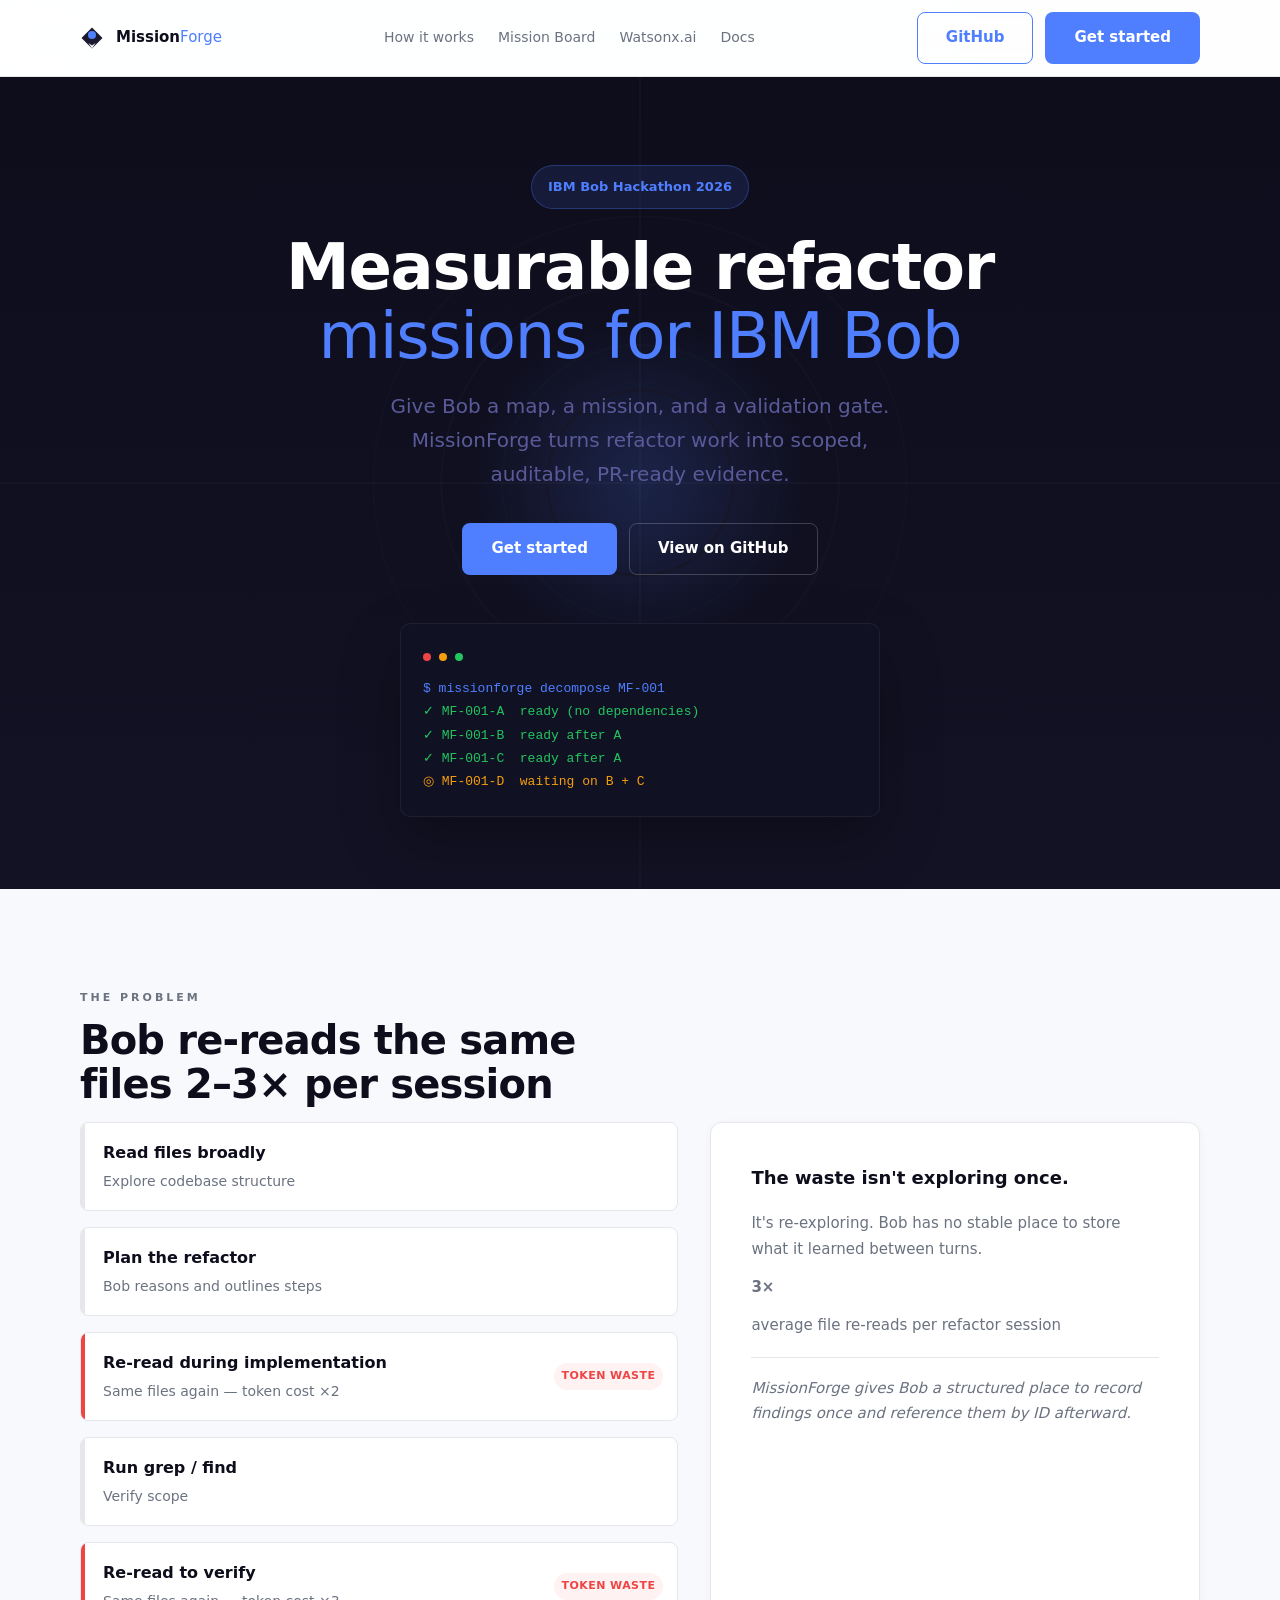
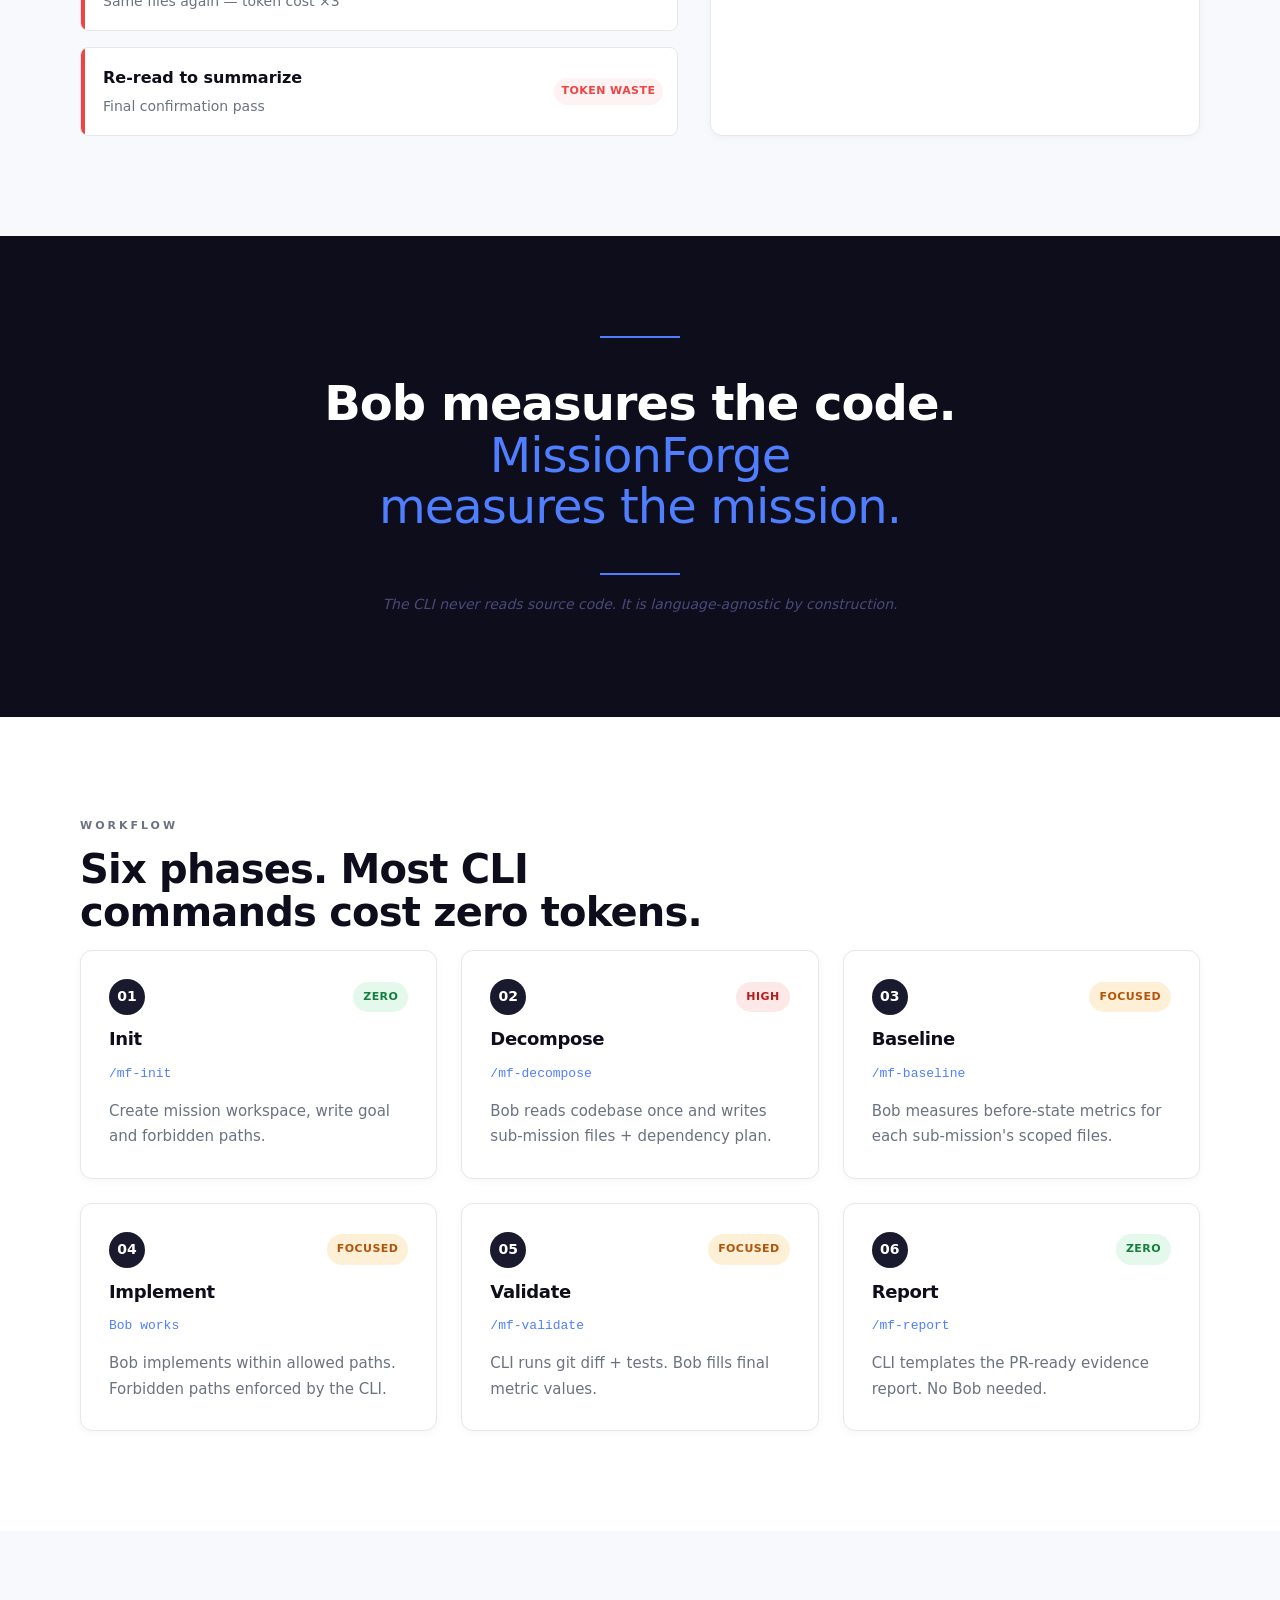
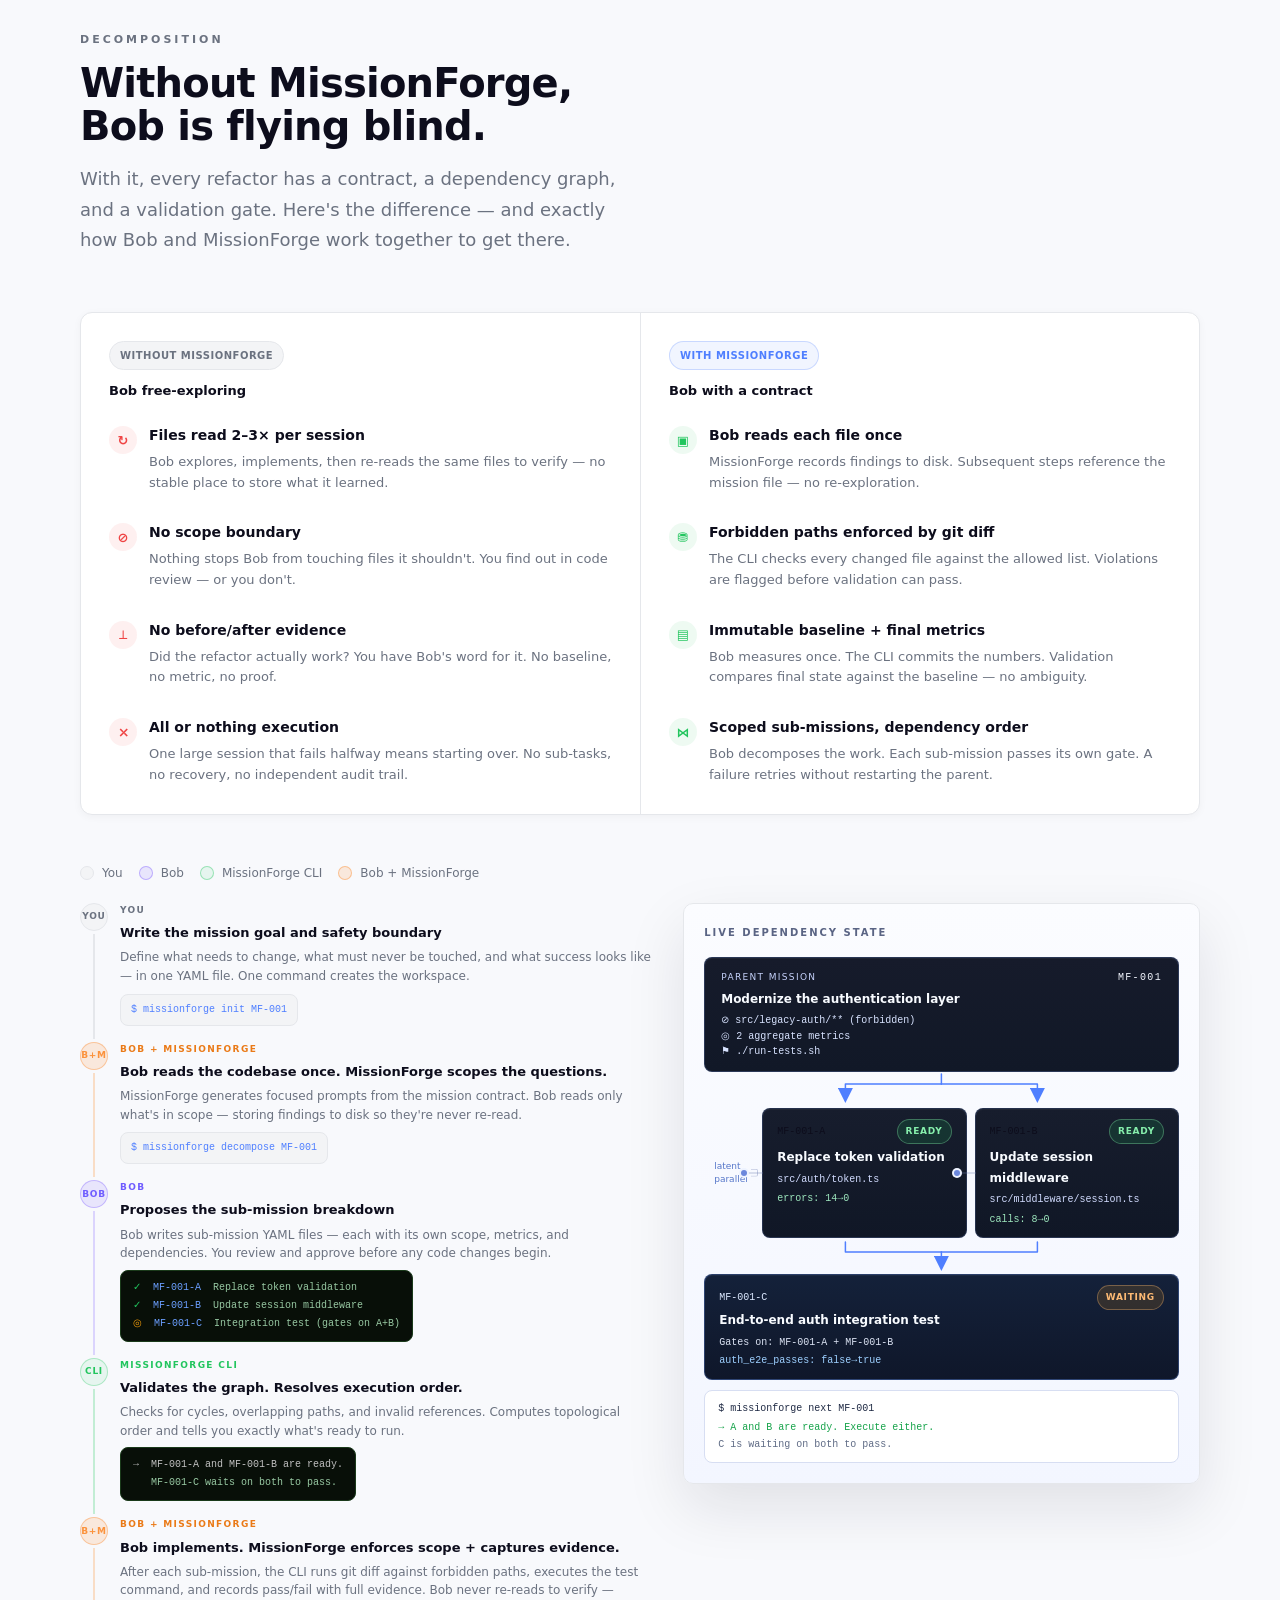
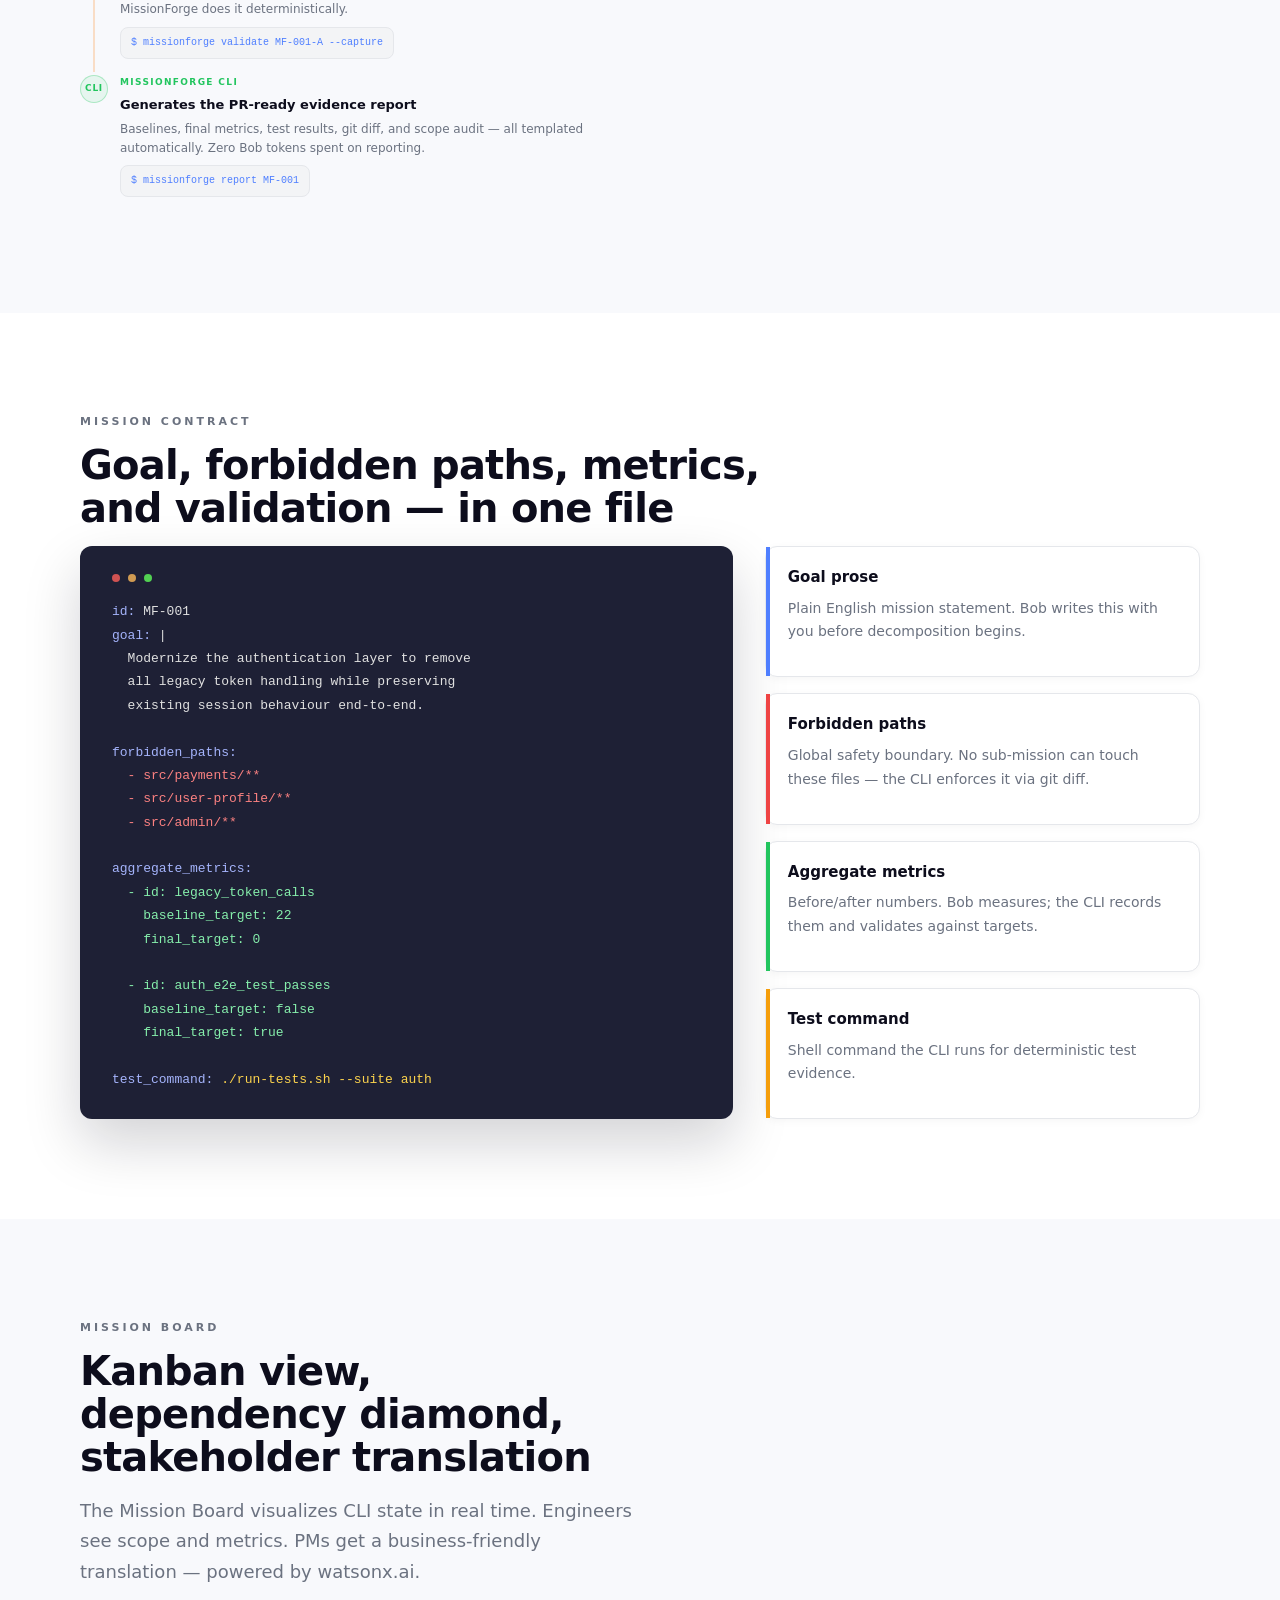
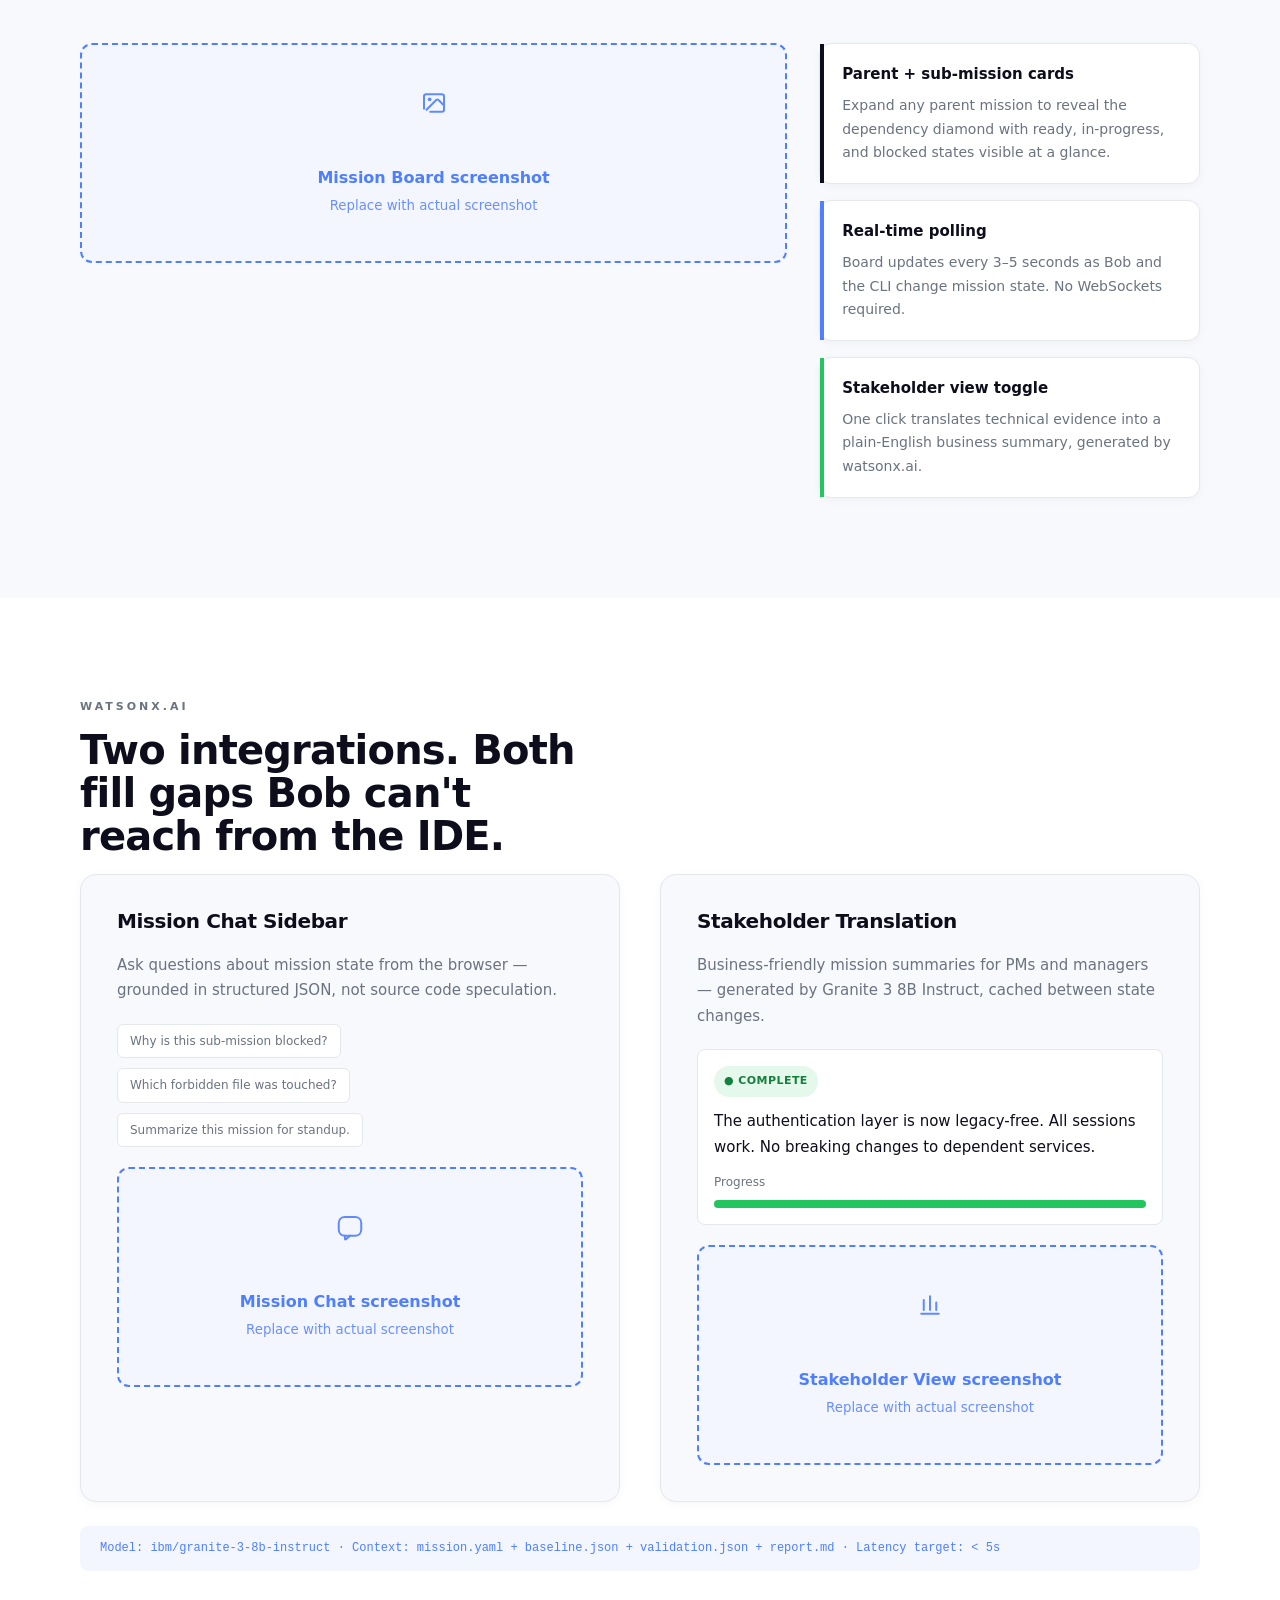
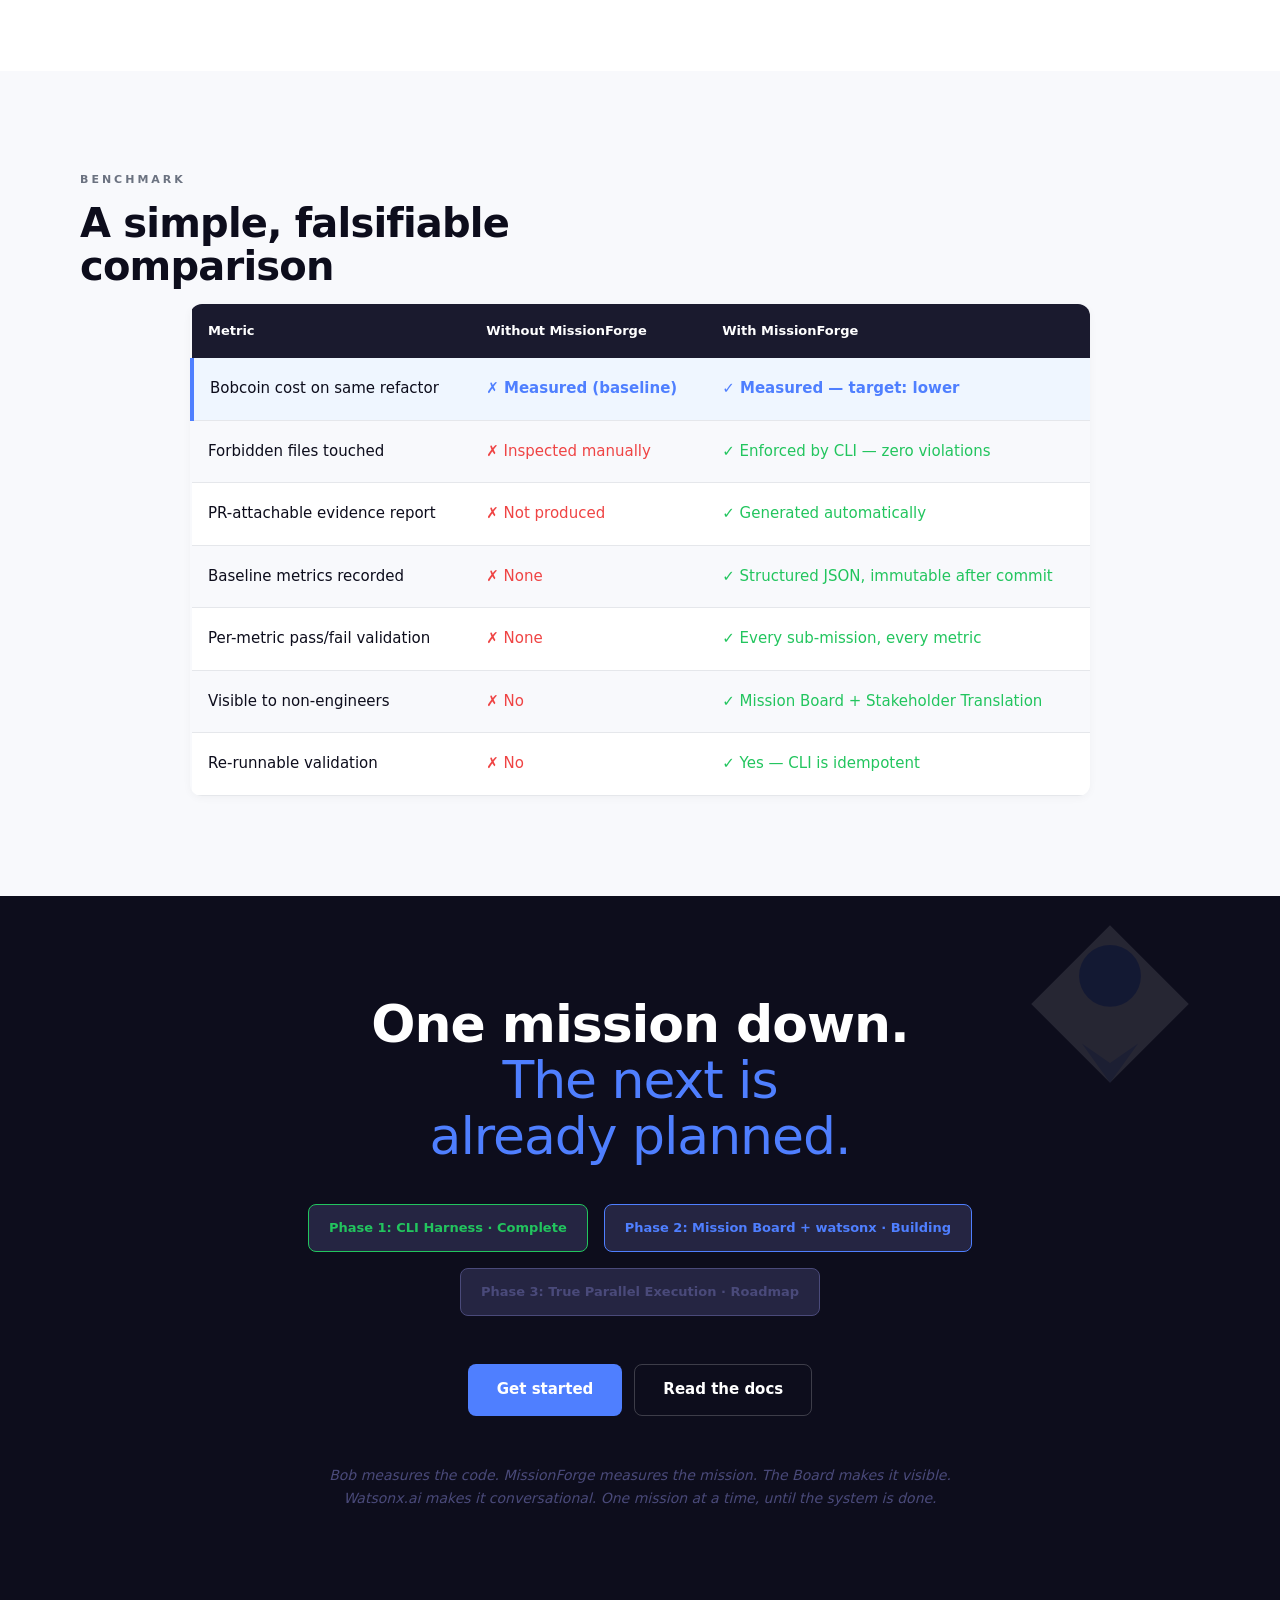
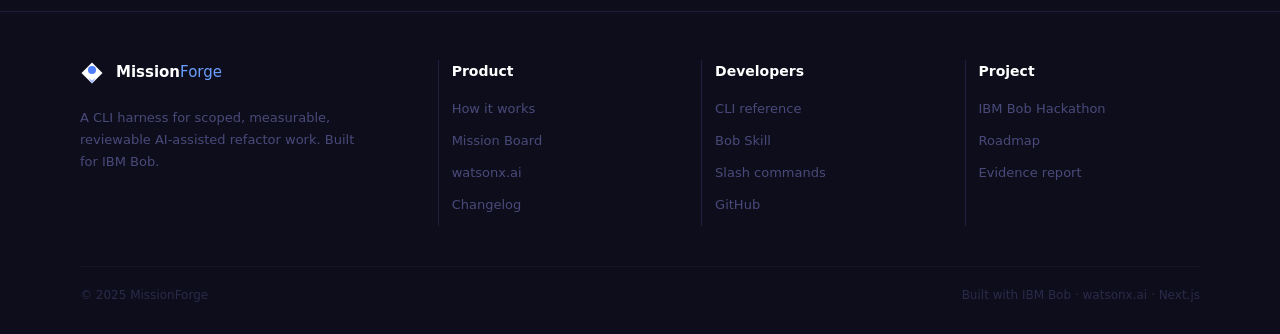
<file: landing-page/landing.html>
<!doctype html>
<html lang="en">
<head>
  <meta charset="utf-8">
  <meta name="viewport" content="width=device-width, initial-scale=1">
  <title>MissionForge | Measurable refactor missions for IBM Bob</title>
  <style>
    :root {
      --bg: #f8f9fc;
      --surface: #ffffff;
      --surface-alt: #f3f6ff;
      --fg: #0d0d1c;
      --fg-strong: #1a1a2e;
      --muted: #6b7280;
      --muted-deep: #4a4a7a;
      --border: #e5e7eb;
      --accent: #4f7fff;
      --accent-strong: #3d6fef;
      --accent-soft: rgba(79, 127, 255, 0.12);
      --accent-border: rgba(79, 127, 255, 0.3);
      --dark: #0d0d1c;
      --dark-panel: #111124;
      --dark-elevated: #1e2035;
      --pass: #22c55e;
      --fail: #ef4444;
      --warn: #f59e0b;
      --shadow-soft: 0 2px 8px rgba(0, 0, 0, 0.04);
      --shadow-nav: 0 1px 12px rgba(0, 0, 0, 0.06);
      --radius-sm: 8px;
      --radius-md: 12px;
      --radius-lg: 16px;
      --container: min(1120px, calc(100vw - 32px));
      --font-display: -apple-system, BlinkMacSystemFont, "SF Pro Display", system-ui, sans-serif;
      --font-body: -apple-system, BlinkMacSystemFont, "SF Pro Text", system-ui, sans-serif;
      --font-mono: "Courier New", Courier, monospace;
      --section-space: clamp(72px, 9vw, 100px);
      --hero-title: clamp(2.75rem, 5.8vw, 4rem);
      --h2: clamp(2rem, 3.6vw, 2.5rem);
      --body-lg: clamp(1rem, 1.6vw, 1.125rem);
      color-scheme: light;
    }

    * { box-sizing: border-box; }
    html { scroll-behavior: smooth; }
    body {
      margin: 0;
      font-family: var(--font-body);
      color: var(--fg);
      background: var(--bg);
      line-height: 1.7;
      text-rendering: optimizeLegibility;
      -webkit-font-smoothing: antialiased;
    }

    body.menu-open { overflow: hidden; }
    img { max-width: 100%; display: block; }
    a { color: inherit; text-decoration: none; }
    button, input { font: inherit; }

    .page-shell {
      overflow-x: clip;
      background:
        radial-gradient(circle at top right, rgba(79, 127, 255, 0.08), transparent 28%),
        linear-gradient(180deg, #fbfcff 0%, #f8f9fc 100%);
    }

    .container {
      width: var(--container);
      margin: 0 auto;
    }

    .section {
      padding: var(--section-space) 0;
      position: relative;
    }

    .section-dark {
      color: #fff;
      background: var(--dark);
    }

    .section-alt { background: var(--bg); }
    .section-white { background: var(--surface); }

    .eyebrow {
      margin: 0 0 12px;
      font-size: 11px;
      font-weight: 600;
      letter-spacing: 3px;
      text-transform: uppercase;
      color: var(--muted);
    }

    .section h2,
    .section h3,
    .hero h1,
    .cta-title,
    .principle-title {
      font-family: var(--font-display);
      letter-spacing: -0.02em;
      line-height: 1.08;
      text-wrap: balance;
    }

    .section-title {
      margin: 0 0 16px;
      max-width: 680px;
      font-size: var(--h2);
      font-weight: 700;
      color: var(--fg);
    }

    .section-copy {
      margin: 0 0 56px;
      max-width: 560px;
      font-size: var(--body-lg);
      color: var(--muted);
    }

    .nav {
      position: sticky;
      top: 0;
      z-index: 30;
      background: rgba(255, 255, 255, 0.92);
      backdrop-filter: blur(14px);
      border-bottom: 1px solid var(--border);
      transition: box-shadow 160ms ease;
    }

    .nav.scrolled { box-shadow: var(--shadow-nav); }

    .nav-inner {
      display: grid;
      grid-template-columns: auto 1fr auto;
      align-items: center;
      gap: 24px;
      min-height: 76px;
    }

    .brand-lockup {
      display: inline-flex;
      align-items: center;
      gap: 12px;
      font-size: 15px;
      font-weight: 700;
      color: var(--fg);
      white-space: nowrap;
    }

    .brand-lockup svg { flex: 0 0 auto; }
    .brand-wordmark { display: inline-flex; align-items: baseline; }
    .brand-wordmark .light { font-weight: 300; color: var(--accent); }
    .brand-wordmark.dark .light { color: #6b9fff; }
    .nav-links,
    .nav-actions,
    .hero-actions,
    .cta-actions,
    .phase-pills {
      display: flex;
      align-items: center;
      gap: 12px;
      flex-wrap: wrap;
    }

    .nav-links {
      justify-content: center;
      gap: 24px;
      font-size: 14px;
      color: var(--muted);
    }

    .nav-links a:hover { color: var(--fg); }
    .nav-actions { justify-content: flex-end; }

    .button,
    .mobile-menu-button {
      display: inline-flex;
      align-items: center;
      justify-content: center;
      gap: 10px;
      min-height: 44px;
      padding: 12px 28px;
      border-radius: var(--radius-sm);
      border: 1.5px solid transparent;
      font-size: 15px;
      font-weight: 600;
      cursor: pointer;
      transition: transform 150ms ease, background-color 150ms ease, border-color 150ms ease, box-shadow 150ms ease;
    }

    .button:hover,
    .mobile-menu-button:hover { transform: translateY(-1px); }

    .button-primary {
      background: var(--accent);
      color: #fff;
    }

    .button-primary:hover { background: var(--accent-strong); }
    .button-ghost {
      background: transparent;
      color: var(--accent);
      border-color: var(--accent);
    }

    .button-ghost:hover { background: rgba(79, 127, 255, 0.06); }
    .button-dark {
      background: transparent;
      color: #fff;
      border-color: rgba(255, 255, 255, 0.2);
    }

    .button-dark:hover { border-color: rgba(255, 255, 255, 0.4); }

    .mobile-menu-button {
      display: none;
      width: 44px;
      padding: 0;
      background: #fff;
      border-color: var(--border);
      color: var(--fg);
    }

    .mobile-panel {
      display: none;
      border-top: 1px solid var(--border);
      background: #fff;
    }

    .mobile-panel.open { display: block; }
    .mobile-panel-inner {
      width: var(--container);
      margin: 0 auto;
      padding: 18px 0 24px;
      display: grid;
      gap: 12px;
    }

    .mobile-panel a {
      font-size: 15px;
      color: var(--muted);
      padding: 10px 0;
    }

    .hero {
      min-height: calc(80vh - 76px);
      display: grid;
      align-items: center;
      position: relative;
      background:
        radial-gradient(circle at center, rgba(79, 127, 255, 0.18), transparent 22%),
        linear-gradient(180deg, #0d0d1c 0%, #121224 100%);
      isolation: isolate;
    }

    .hero::before,
    .hero::after {
      content: "";
      position: absolute;
      inset: 0;
      pointer-events: none;
    }

    .hero::before {
      background:
        radial-gradient(circle at center, transparent 0 12%, rgba(22, 22, 40, 0.9) 12.1% 12.4%, transparent 12.5% 18%, rgba(22, 22, 40, 0.7) 18.1% 18.3%, transparent 18.4% 26%, rgba(22, 22, 40, 0.55) 26.1% 26.3%, transparent 26.4% 35%, rgba(22, 22, 40, 0.42) 35.1% 35.25%, transparent 35.3%);
      opacity: 0.95;
    }

    .hero::after {
      background:
        linear-gradient(90deg, transparent calc(50% - 1px), rgba(255,255,255,0.12) calc(50% - 1px), rgba(255,255,255,0.12) calc(50% + 1px), transparent calc(50% + 1px)),
        linear-gradient(180deg, transparent calc(50% - 1px), rgba(255,255,255,0.12) calc(50% - 1px), rgba(255,255,255,0.12) calc(50% + 1px), transparent calc(50% + 1px));
      opacity: 0.2;
    }

    .hero-inner {
      position: relative;
      z-index: 1;
      text-align: center;
      padding: 88px 0 72px;
    }

    .hero-pill {
      display: inline-flex;
      align-items: center;
      gap: 10px;
      margin-bottom: 24px;
      padding: 10px 16px;
      border-radius: 999px;
      border: 1px solid var(--accent-border);
      background: var(--accent-soft);
      color: var(--accent);
      font-size: 13px;
      font-weight: 600;
    }

    .hero h1 {
      margin: 0 auto 18px;
      max-width: 760px;
      font-size: var(--hero-title);
      font-weight: 700;
      color: #fff;
    }

    .hero h1 .light {
      display: block;
      color: var(--accent);
      font-weight: 300;
    }

    .hero-copy {
      margin: 0 auto;
      max-width: 520px;
      font-size: clamp(1rem, 2vw, 1.25rem);
      color: #5a5a9a;
      text-wrap: pretty;
    }

    .hero-actions {
      justify-content: center;
      margin-top: 32px;
    }

    .terminal {
      margin: 48px auto 0;
      max-width: 480px;
      padding: 18px 22px 22px;
      border-radius: 10px;
      background: var(--dark-panel);
      border: 1px solid rgba(255, 255, 255, 0.06);
      text-align: left;
      box-shadow: 0 24px 60px rgba(0, 0, 0, 0.28);
    }

    .terminal-dots {
      display: inline-flex;
      gap: 8px;
      margin-bottom: 16px;
    }

    .terminal-dots span {
      width: 8px;
      height: 8px;
      border-radius: 50%;
      display: block;
    }

    .terminal pre {
      margin: 0;
      font-family: var(--font-mono);
      font-size: 13px;
      line-height: 1.8;
      color: #d8defa;
    }

    .terminal-line {
      opacity: 0;
      transform: translateY(4px);
      transition: opacity 240ms ease, transform 240ms ease;
    }

    .terminal-line.visible {
      opacity: 1;
      transform: translateY(0);
    }

    .cmd { color: var(--accent); }
    .pass { color: var(--pass); }
    .warn { color: var(--warn); }
    .danger { color: var(--fail); }

    .two-col,
    .board-layout,
    .integration-grid,
    .footer-grid {
      display: grid;
      gap: 32px;
    }

    .two-col { grid-template-columns: minmax(0, 1.1fr) minmax(280px, 0.9fr); }
    .board-layout { grid-template-columns: minmax(0, 1.3fr) minmax(320px, 0.7fr); align-items: start; }
    .integration-grid { grid-template-columns: repeat(2, minmax(0, 1fr)); gap: 40px; }
    .footer-grid { grid-template-columns: 1.4fr repeat(3, minmax(140px, 1fr)); gap: 28px; }

    .stack { display: grid; gap: 16px; }

    .card,
    .workflow-card,
    .stat-card,
    .explain-card,
    .callout,
    .integration-card,
    .footer-card {
      background: var(--surface);
      border: 1px solid var(--border);
      border-radius: var(--radius-md);
      box-shadow: var(--shadow-soft);
    }

    .problem-card {
      position: relative;
      display: grid;
      grid-template-columns: 4px minmax(0, 1fr) auto;
      align-items: center;
      overflow: hidden;
      background: #fff;
      border: 1px solid var(--border);
      border-radius: var(--radius-sm);
      min-height: 84px;
    }

    .problem-card .bar { height: 100%; background: var(--border); }
    .problem-card.fail .bar { background: var(--fail); }
    .problem-card-body {
      padding: 16px 18px;
      display: grid;
      gap: 4px;
    }

    .problem-card strong { font-size: 16px; color: var(--fg); }
    .problem-card span { font-size: 14px; color: var(--muted); }

    .token-badge,
    .cost-pill,
    .status-pill,
    .phase-pill {
      display: inline-flex;
      align-items: center;
      justify-content: center;
      gap: 8px;
      border-radius: 999px;
      font-size: 11px;
      font-weight: 700;
      letter-spacing: 0.04em;
      text-transform: uppercase;
      white-space: nowrap;
    }

    .token-badge {
      margin-right: 14px;
      padding: 4px 8px;
      background: #fef2f2;
      color: var(--fail);
    }

    .stat-card {
      padding: 40px;
      display: grid;
      gap: 18px;
      align-content: start;
    }

    .stat-card strong { font-size: 18px; color: var(--fg); }
    .stat-card p,
    .card-copy { margin: 0; font-size: 15px; color: var(--muted); }
    .big-stat {
      margin: 0;
      font-size: clamp(4rem, 8vw, 4.5rem);
      line-height: 1;
      color: var(--fail);
      font-weight: 700;
    }

    .divider {
      height: 1px;
      background: var(--border);
    }

    .principle-wrap {
      max-width: 760px;
      margin: 0 auto;
      text-align: center;
    }

    .rule {
      width: 80px;
      height: 2px;
      background: var(--accent);
      margin: 0 auto 40px;
    }

    .rule.bottom { margin: 40px auto 0; }

    .principle-title {
      margin: 0;
      font-size: clamp(2.2rem, 5vw, 3rem);
      color: #fff;
      font-weight: 700;
    }

    .principle-title .light {
      display: block;
      color: var(--accent);
      font-weight: 300;
    }

    .principle-note {
      margin: 18px 0 0;
      color: var(--muted-deep);
      font-style: italic;
      font-size: 14px;
    }

    .workflow-grid {
      display: grid;
      grid-template-columns: repeat(3, minmax(0, 1fr));
      gap: 24px;
    }

    .workflow-card {
      padding: 28px;
      display: grid;
      gap: 14px;
      transition: transform 150ms ease, box-shadow 150ms ease;
    }

    .workflow-card:hover {
      transform: translateY(-2px);
      box-shadow: 0 10px 28px rgba(13, 13, 28, 0.08);
    }

    .step-top {
      display: flex;
      align-items: center;
      justify-content: space-between;
      gap: 16px;
    }

    .step-circle {
      width: 36px;
      height: 36px;
      border-radius: 50%;
      display: grid;
      place-items: center;
      background: var(--fg-strong);
      color: #fff;
      font-size: 14px;
      font-weight: 700;
      flex: 0 0 auto;
    }

    .workflow-card h3 {
      margin: 0;
      font-size: 18px;
      font-weight: 700;
      color: var(--fg);
    }

    .mono {
      font-family: var(--font-mono);
      font-size: 13px;
      color: var(--accent);
    }

    .cost-pill { padding: 6px 10px; }
    .cost-pill.zero { background: rgba(34, 197, 94, 0.12); color: #15803d; }
    .cost-pill.high { background: rgba(239, 68, 68, 0.12); color: #b91c1c; }
    .cost-pill.focused { background: rgba(245, 158, 11, 0.16); color: #b45309; }

    .explain-card::before,
    .callout::before,
    .footer-link-group::before {
      content: "";
      position: absolute;
      top: 0;
      left: 0;
      bottom: 0;
      width: 4px;
      background: var(--fg);
    }

    .explain-card.blue::before,
    .callout.blue::before { background: var(--accent); }
    .explain-card.green::before,
    .callout.green::before { background: var(--pass); }
    .explain-card.black::before,
    .callout.black::before { background: var(--fg); }
    .callout.red::before { background: var(--fail); }
    .callout.amber::before { background: var(--warn); }

    .code-layout { grid-template-columns: minmax(0, 1.2fr) minmax(280px, 0.8fr); }

    .code-panel {
      background: var(--dark-elevated);
      border-radius: var(--radius-md);
      padding: 28px 32px;
      color: #e0e0e0;
      box-shadow: 0 24px 56px rgba(13, 13, 28, 0.18);
    }

    .dots { display: flex; gap: 8px; margin-bottom: 18px; }
    .dots span {
      width: 8px;
      height: 8px;
      border-radius: 50%;
      display: block;
    }

    .code-panel pre {
      margin: 0;
      white-space: pre-wrap;
      font-family: var(--font-mono);
      font-size: 13px;
      line-height: 1.8;
    }

    .yaml-key { color: #a5b4fc; }
    .yaml-string { color: #e0e0e0; }
    .yaml-forbidden { color: #fc8181; }
    .yaml-metric { color: #86efac; }
    .yaml-test { color: #fcd34d; }

    .callout {
      position: relative;
      padding: 18px 20px 18px 22px;
      background: #fff;
      border: 1px solid var(--border);
      border-radius: var(--radius-md);
      box-shadow: var(--shadow-soft);
    }

    .callout strong {
      display: block;
      margin-bottom: 6px;
      font-size: 15px;
      color: var(--fg);
    }

    .callout p,
    .explain-card p {
      margin: 0;
      color: var(--muted);
      font-size: 14px;
    }

    .decomposition-flow {
      display: grid;
      gap: 48px;
    }

    .contrast-card {
      background: #fff;
      border: 1px solid var(--border);
      border-radius: var(--radius-md);
      overflow: hidden;
      box-shadow: var(--shadow-soft);
    }

    .contrast-grid {
      display: grid;
      grid-template-columns: repeat(2, minmax(0, 1fr));
    }

    .contrast-column {
      padding: 28px 28px 14px;
    }

    .contrast-column.with-contract {
      border-left: 1px solid var(--border);
    }

    .contrast-header {
      display: grid;
      gap: 10px;
      margin-bottom: 22px;
    }

    .contrast-badge {
      width: fit-content;
      padding: 5px 10px;
      border-radius: 999px;
      border: 1px solid var(--border);
      background: #f3f4f6;
      color: var(--muted);
      font-size: 10px;
      font-weight: 700;
      letter-spacing: 0.05em;
      text-transform: uppercase;
    }

    .contrast-badge.accent {
      border-color: rgba(79, 127, 255, 0.25);
      background: rgba(79, 127, 255, 0.08);
      color: var(--accent);
    }

    .contrast-title {
      font-size: 13px;
      font-weight: 600;
      color: var(--fg);
    }

    .contrast-list {
      display: grid;
      gap: 14px;
    }

    .contrast-row {
      display: grid;
      grid-template-columns: 28px minmax(0, 1fr);
      gap: 12px;
      padding-bottom: 14px;
    }

    .contrast-icon {
      display: grid;
      place-items: center;
      width: 28px;
      height: 28px;
      border-radius: 50%;
      font-size: 13px;
      font-weight: 700;
      line-height: 1;
      margin-top: 2px;
    }

    .contrast-icon.fail {
      background: rgba(239, 68, 68, 0.08);
      color: var(--fail);
    }

    .contrast-icon.pass {
      background: rgba(34, 197, 94, 0.08);
      color: var(--pass);
    }

    .contrast-copy {
      display: grid;
      gap: 4px;
      align-content: start;
    }

    .contrast-copy strong {
      font-size: 14px;
      color: var(--fg);
    }

    .contrast-copy p {
      margin: 0;
      font-size: 13px;
      line-height: 1.6;
      color: var(--muted);
    }

    .actor-legend {
      display: flex;
      flex-wrap: wrap;
      gap: 16px;
      margin-bottom: 20px;
    }

    .actor-pill {
      display: inline-flex;
      align-items: center;
      gap: 8px;
      font-size: 12px;
      color: var(--muted);
    }

    .actor-dot {
      width: 14px;
      height: 14px;
      border-radius: 50%;
      border: 1px solid var(--border);
      background: #f3f4f6;
      flex: 0 0 auto;
    }

    .actor-pill.you .actor-dot { border-color: #e5e7eb; background: #f3f4f6; }
    .actor-pill.bob .actor-dot { border-color: rgba(124, 92, 255, 0.42); background: rgba(124, 92, 255, 0.12); }
    .actor-pill.cli .actor-dot { border-color: rgba(34, 197, 94, 0.4); background: rgba(34, 197, 94, 0.08); }
    .actor-pill.pair .actor-dot { border-color: rgba(251, 146, 60, 0.48); background: rgba(251, 146, 60, 0.16); }

    .decomposition-grid {
      display: grid;
      grid-template-columns: minmax(0, 1.05fr) minmax(300px, 0.95fr);
      gap: 32px;
      align-items: start;
    }

    .timeline {
      display: grid;
      gap: 0;
    }

    .timeline-step {
      display: grid;
      grid-template-columns: 28px minmax(0, 1fr);
      gap: 12px;
    }

    .timeline-spine {
      display: grid;
      justify-items: center;
      grid-template-rows: 28px minmax(12px, 1fr);
    }

    .timeline-step:last-child .timeline-spine {
      grid-template-rows: 28px;
    }

    .timeline-dot {
      width: 28px;
      height: 28px;
      border-radius: 50%;
      display: grid;
      place-items: center;
      font-size: 9px;
      font-weight: 600;
      letter-spacing: 0.08em;
      text-transform: uppercase;
    }

    .timeline-line {
      width: 1.5px;
      min-height: 12px;
      margin: 3px 0;
      background: var(--border);
    }

    .timeline-step.you .timeline-dot {
      border: 1.5px solid #e5e7eb;
      background: #f3f4f6;
      color: var(--muted);
    }

    .timeline-step.you .timeline-line { background: #e5e7eb; }

    .timeline-step.bob .timeline-dot {
      border: 1.5px solid rgba(124, 92, 255, 0.35);
      background: rgba(124, 92, 255, 0.12);
      color: #6f5cff;
    }

    .timeline-step.bob .timeline-line { background: rgba(124, 92, 255, 0.24); }

    .timeline-step.cli .timeline-dot {
      border: 1.5px solid rgba(34, 197, 94, 0.3);
      background: rgba(34, 197, 94, 0.08);
      color: var(--pass);
    }

    .timeline-step.cli .timeline-line { background: rgba(34, 197, 94, 0.25); }

    .timeline-step.pair .timeline-dot {
      border: 1.5px solid rgba(251, 146, 60, 0.42);
      background: rgba(251, 146, 60, 0.16);
      color: #fb923c;
    }

    .timeline-step.pair .timeline-line { background: rgba(251, 146, 60, 0.28); }

    .timeline-body {
      padding-bottom: 16px;
    }

    .timeline-actor {
      margin-bottom: 4px;
      font-size: 9px;
      font-weight: 600;
      letter-spacing: 0.15em;
      text-transform: uppercase;
    }

    .timeline-step.you .timeline-actor { color: var(--muted); }
    .timeline-step.bob .timeline-actor { color: #6f5cff; }
    .timeline-step.cli .timeline-actor { color: var(--pass); }
    .timeline-step.pair .timeline-actor { color: #ea7a17; }

    .timeline-body strong {
      display: block;
      margin-bottom: 4px;
      font-size: 13px;
      font-weight: 600;
      color: var(--fg);
    }

    .timeline-body p {
      margin: 0 0 7px;
      font-size: 12px;
      line-height: 1.55;
      color: var(--muted);
    }

    .code-chip,
    .output-chip {
      width: fit-content;
      max-width: 100%;
      border-radius: 8px;
      font-family: var(--font-mono);
      font-size: 10px;
      line-height: 1.8;
      overflow: auto hidden;
      white-space: pre;
    }

    .code-chip {
      display: inline-flex;
      align-items: center;
      gap: 6px;
      padding: 6px 10px;
      border: 0.5px solid var(--border);
      background: #f3f4f6;
      color: var(--accent);
    }

    .output-chip {
      padding: 8px 12px;
      border: 0.5px solid #1a3a1a;
      background: #080f08;
      color: #d8e8d8;
    }

    .output-chip .id { color: #6b9fff; }
    .output-chip .ok,
    .output-chip .ok-copy { color: var(--pass); }
    .output-chip .wait { color: var(--warn); }
    .output-chip .note { color: #c0c0c0; }
    .output-chip .detail { color: #97c8a2; }

    .dependency-panel {
      position: sticky;
      top: 1rem;
      padding: 20px;
      border: 1px solid var(--border);
      border-radius: 10px;
      background: linear-gradient(180deg, #fbfcff 0%, #f3f6ff 100%);
      box-shadow: 0 24px 60px rgba(17, 24, 39, 0.10);
    }

    .dependency-label {
      margin-bottom: 16px;
      font-size: 10px;
      font-weight: 600;
      letter-spacing: 0.2em;
      text-transform: uppercase;
      color: #5a6484;
    }

    .dependency-svg {
      width: 100%;
      height: 34px;
      display: block;
      overflow: visible;
    }

    .dependency-parent,
    .dependency-gate,
    .sub-node {
      border-radius: 8px;
      padding: 11px 16px;
    }

    .dependency-parent {
      background: linear-gradient(180deg, #161b2b 0%, #111827 100%);
      border: 1px solid rgba(97, 126, 191, 0.30);
      box-shadow: inset 0 1px 0 rgba(255, 255, 255, 0.04);
    }

    .dependency-gate {
      background: linear-gradient(180deg, #14213a 0%, #0f172a 100%);
      border: 1px solid rgba(111, 156, 255, 0.30);
      padding: 10px 14px;
      box-shadow: inset 0 1px 0 rgba(255, 255, 255, 0.04);
    }

    .dependency-meta {
      display: flex;
      align-items: center;
      justify-content: space-between;
      gap: 12px;
      margin-bottom: 3px;
      font-size: 9px;
      letter-spacing: 0.15em;
      text-transform: uppercase;
    }

    .dependency-parent .dependency-meta { color: #c6d2fb; }
    .dependency-parent .dependency-id { color: #f3f7ff; }
    .dependency-gate .dependency-id { color: #dbe8ff; }

    .dependency-title {
      margin: 0 0 4px;
      font-size: 12px;
      font-weight: 600;
      color: #f8fbff;
    }

    .dependency-detail,
    .dependency-subcopy,
    .dependency-metric,
    .dependency-path {
      font-family: var(--font-mono);
      font-size: 10px;
      line-height: 1.55;
    }

    .dependency-detail { color: #d8e3ff; }
    .dependency-subcopy { color: rgba(232, 239, 255, 0.94); margin-bottom: 3px; }
    .dependency-metric { color: #9ed0ff; }

    .sub-row {
      position: relative;
      display: grid;
      padding-left: 58px;
      grid-template-columns: repeat(2, minmax(0, 1fr));
      gap: 8px;
      margin: 2px 0;
    }

    .parallel-marker {
      position: absolute;
      left: 10px;
      top: 50%;
      transform: translateY(-50%);
      display: grid;
      justify-items: start;
      gap: 1px;
      font-size: 9px;
      line-height: 1.3;
      color: #5576c9;
      text-align: left;
    }

    .parallel-marker::before {
      content: "";
      position: absolute;
      right: -10px;
      top: 8px;
      bottom: 8px;
      width: 6px;
      border: 1px solid rgba(111, 127, 178, 0.38);
      border-left: none;
      border-radius: 0 2px 2px 0;
    }

    .sub-node {
      position: relative;
      background: linear-gradient(180deg, #171d2d 0%, #101726 100%);
      border: 1px solid rgba(93, 122, 186, 0.26);
      padding: 10px 14px;
      box-shadow: inset 0 1px 0 rgba(255, 255, 255, 0.04);
    }

    .sub-node::before {
      content: "";
      position: absolute;
      top: 50%;
      left: -18px;
      width: 18px;
      border-top: 1.5px solid rgba(111, 127, 178, 0.48);
      transform: translateY(-50%);
    }

    .sub-node::after {
      content: "";
      position: absolute;
      top: 50%;
      left: -22px;
      width: 6px;
      height: 6px;
      border-radius: 50%;
      background: #6b87dc;
      box-shadow: 0 0 0 2px #eef3ff;
      transform: translateY(-50%);
    }

    .sub-top {
      display: flex;
      align-items: center;
      justify-content: space-between;
      gap: 8px;
    }

    .sub-id,
    .dependency-id {
      font-family: var(--font-mono);
      font-size: 10px;
    }

    .dependency-status {
      display: inline-flex;
      align-items: center;
      justify-content: center;
      padding: 4px 8px;
      border-radius: 999px;
      border: 0.5px solid transparent;
      font-size: 9px;
      font-weight: 700;
      letter-spacing: 0.08em;
      text-transform: uppercase;
      white-space: nowrap;
    }

    .dependency-status.ready {
      background: rgba(34, 197, 94, 0.14);
      border-color: rgba(134, 239, 172, 0.35);
      color: #86efac;
    }

    .dependency-status.waiting {
      background: rgba(245, 158, 11, 0.14);
      border-color: rgba(253, 186, 116, 0.35);
      color: #fdba74;
    }

    .sub-node .dependency-title { margin-top: 3px; }
    .dependency-path { color: #d2dcff; }
    .sub-node .dependency-metric { color: #9ee7be; margin-top: 4px; }

    .next-strip {
      margin-top: 10px;
      padding: 9px 13px;
      border: 1px solid #d7def2;
      border-radius: 8px;
      background: #ffffff;
      font-family: var(--font-mono);
      font-size: 10px;
      line-height: 1.7;
    }

    .next-strip .cmd { display: block; margin-bottom: 2px; color: #1f2a44; }
    .next-strip .ready-line { color: #16a34a; }
    .next-strip .wait-line { color: #5f6b85; }

    .placeholder {
      position: relative;
      display: grid;
      place-items: center;
      gap: 8px;
      min-height: 220px;
      border: 2px dashed var(--accent);
      border-radius: var(--radius-md);
      background: var(--surface-alt);
      color: var(--accent);
      text-align: center;
      padding: 24px;
      cursor: pointer;
      transition: border-color 150ms ease, transform 150ms ease;
      overflow: hidden;
    }

    .placeholder:hover {
      border-color: var(--accent-strong);
      transform: translateY(-1px);
    }

    .placeholder svg { opacity: 0.9; }
    .placeholder small { color: #6a8fff; }
    .placeholder.loaded {
      border-style: solid;
      background: #dfe8ff;
      padding: 0;
    }

    .placeholder.loaded .placeholder-meta {
      position: absolute;
      left: 16px;
      bottom: 16px;
      padding: 8px 10px;
      border-radius: 999px;
      background: rgba(13, 13, 28, 0.68);
      color: #fff;
      font-size: 12px;
      font-weight: 600;
      z-index: 1;
    }

    .placeholder img {
      width: 100%;
      height: 100%;
      object-fit: cover;
    }

    .feature-column { display: grid; gap: 16px; }

    .integration-card {
      padding: 36px;
      background: var(--bg);
      border-radius: var(--radius-lg);
      display: grid;
      gap: 20px;
      align-content: start;
    }

    .integration-card h3 {
      margin: 0;
      font-size: 20px;
      color: var(--fg);
    }

    .pill-list {
      display: flex;
      flex-wrap: wrap;
      gap: 10px;
    }

    .mini-pill {
      padding: 6px 12px;
      border-radius: 6px;
      background: #fff;
      border: 1px solid var(--border);
      font-size: 12px;
      color: var(--muted);
    }

    .example-card {
      padding: 16px;
      background: #fff;
      border: 1px solid var(--border);
      border-radius: var(--radius-sm);
      display: grid;
      gap: 12px;
    }

    .status-pill {
      width: fit-content;
      padding: 6px 10px;
      background: rgba(34, 197, 94, 0.12);
      color: #15803d;
    }

    .progress-row {
      display: grid;
      gap: 8px;
      color: var(--muted);
      font-size: 12px;
    }

    .progress-track {
      width: 100%;
      height: 8px;
      border-radius: 999px;
      background: #dbe7d7;
      overflow: hidden;
    }

    .progress-fill {
      width: 100%;
      height: 100%;
      background: var(--pass);
    }

    .model-strip {
      margin-top: 24px;
      padding: 12px 20px;
      border-radius: var(--radius-sm);
      background: var(--surface-alt);
      color: var(--accent);
      font-family: var(--font-mono);
      font-size: 12px;
      overflow: auto hidden;
      white-space: nowrap;
    }

    .benchmark-table {
      width: min(900px, 100%);
      margin: 0 auto;
      border-collapse: collapse;
      overflow: hidden;
      border-radius: var(--radius-md);
      box-shadow: var(--shadow-soft);
    }

    .benchmark-table thead th {
      padding: 16px;
      text-align: left;
      background: var(--fg-strong);
      color: #fff;
      font-size: 13px;
      font-weight: 600;
    }

    .benchmark-table tbody tr { background: #fff; }
    .benchmark-table tbody tr:nth-child(even) { background: var(--bg); }
    .benchmark-table td {
      padding: 18px 16px;
      border-bottom: 1px solid var(--border);
      font-size: 15px;
      vertical-align: top;
    }

    .benchmark-table tbody tr.highlight {
      border-left: 4px solid var(--accent);
      background: #eff6ff;
      opacity: 0.65;
      transition: opacity 400ms ease;
    }

    .benchmark-table tbody tr.highlight.in-view { opacity: 1; }
    .table-result { display: inline-flex; gap: 8px; align-items: baseline; }
    .table-result.fail { color: var(--fail); }
    .table-result.pass { color: var(--pass); }
    .table-result.accent { color: var(--accent); font-weight: 700; }

    .cta-section {
      position: relative;
      overflow: clip;
    }

    .cta-watermark {
      position: absolute;
      top: 18px;
      right: max(16px, calc((100vw - var(--container)) / 2));
      width: min(180px, 22vw);
      opacity: 0.1;
      pointer-events: none;
    }

    .cta-shell {
      max-width: 680px;
      margin: 0 auto;
      text-align: center;
      position: relative;
      z-index: 1;
    }

    .cta-title {
      margin: 0;
      font-size: clamp(2.3rem, 5vw, 3.25rem);
      color: #fff;
      font-weight: 700;
    }

    .cta-title .light {
      display: block;
      color: var(--accent);
      font-weight: 300;
    }

    .phase-pills {
      justify-content: center;
      margin-top: 40px;
      gap: 16px;
    }

    .phase-pill {
      padding: 12px 20px;
      background: #252542;
      border: 1px solid currentColor;
      border-radius: var(--radius-sm);
      font-size: 13px;
      text-transform: none;
      letter-spacing: 0;
      font-weight: 600;
    }

    .phase-pill.complete { color: var(--pass); }
    .phase-pill.building { color: var(--accent); }
    .phase-pill.roadmap { color: var(--muted-deep); }

    .cta-actions {
      justify-content: center;
      margin-top: 48px;
    }

    .cta-tagline {
      margin: 48px auto 0;
      max-width: 640px;
      color: var(--muted-deep);
      font-size: 14px;
      font-style: italic;
    }

    footer {
      background: var(--dark);
      color: #fff;
      border-top: 1px solid #1e1e3e;
    }

    .footer-main { padding: 48px 0 0; }
    .footer-lead {
      margin: 14px 0 0;
      color: var(--muted-deep);
      font-size: 13px;
      max-width: 280px;
    }

    .footer-link-group {
      position: relative;
      padding-left: 14px;
    }

    .footer-link-group::before {
      background: #1e1e3e;
      width: 1px;
    }

    .footer-link-group h4 {
      margin: 0 0 14px;
      font-size: 14px;
      color: #fff;
    }

    .footer-link-group a {
      display: block;
      margin: 10px 0;
      color: var(--muted-deep);
      font-size: 13px;
    }

    .footer-link-group a:hover { color: #fff; }

    .footer-bottom {
      margin-top: 40px;
      padding: 18px 0 28px;
      border-top: 1px solid #161628;
      display: flex;
      align-items: center;
      justify-content: space-between;
      gap: 16px;
      color: #2a2a4a;
      font-size: 12px;
      flex-wrap: wrap;
    }

    .visually-hidden {
      position: absolute;
      width: 1px;
      height: 1px;
      margin: -1px;
      padding: 0;
      overflow: hidden;
      clip: rect(0, 0, 0, 0);
      border: 0;
    }

    @media (max-width: 1100px) {
      .nav-inner { grid-template-columns: auto 1fr auto; }
      .nav-links { display: none; }
      .two-col,
      .board-layout,
      .integration-grid,
      .code-layout,
      .footer-grid,
      .workflow-grid,
      .decomposition-grid,
      .contrast-grid { grid-template-columns: 1fr; }
      .mobile-menu-button { display: inline-flex; }
      .nav-actions .button-ghost { display: none; }
      .contrast-column.with-contract { border-left: 0; border-top: 1px solid var(--border); }
      .dependency-panel { position: static; }
      .parallel-marker {
        position: static;
        transform: none;
        justify-items: start;
        margin-bottom: 12px;
      }
      .parallel-marker::before { display: none; }
      .cta-watermark { right: 16px; width: 140px; }
    }

    @media (max-width: 767px) {
      :root {
        --container: min(100vw - 24px, 100%);
        --section-space: 64px;
      }

      .nav-inner {
        gap: 12px;
        min-height: 70px;
      }

      .nav-actions { gap: 8px; }
      .nav-actions .button-primary {
        min-height: 40px;
        padding: 10px 16px;
        font-size: 14px;
      }

      .hero-inner { padding-top: 72px; }
      .hero-copy { font-size: 16px; }
      .terminal pre { font-size: 11px; }
      .section-title { font-size: 28px; }
      .section-copy { margin-bottom: 40px; font-size: 16px; }
      .problem-card { grid-template-columns: 4px minmax(0, 1fr); }
      .token-badge { margin: 0 18px 16px; justify-self: start; }
      .stat-card,
      .integration-card,
      .workflow-card,
      .code-panel { padding: 24px; }
      .contrast-column,
      .dependency-panel,
      .integration-card { padding: 24px; }
      .sub-row { grid-template-columns: 1fr; }
      .sub-node::before,
      .sub-node::after { display: none; }
      .benchmark-table td,
      .benchmark-table thead th { padding-inline: 12px; }
      .cta-title { font-size: 40px; }
      .footer-bottom { justify-content: flex-start; }
    }

    @media (max-width: 430px) {
      .hero-actions,
      .cta-actions,
      .phase-pills { justify-content: stretch; }
      .hero-actions .button,
      .cta-actions .button,
      .phase-pill { width: 100%; }
      .brand-wordmark { font-size: 14px; }
      .terminal { padding-inline: 16px; }
      .mobile-panel-inner { width: calc(100vw - 24px); }
    }

  </style>
</head>
<body>
  <div class="page-shell">
    <nav class="nav" id="top">
      <div class="container nav-inner">
        <a class="brand-lockup" href="#top" aria-label="MissionForge home">
          <svg width="24" height="24" viewBox="0 0 24 24" aria-hidden="true">
            <polygon points="12,1.5 22.5,12 12,22.5 1.5,12" fill="#1A1A2E"></polygon>
            <circle cx="12" cy="9" r="4" fill="#4F7FFF"></circle>
            <polygon points="8.5,17 12,22.5 15.5,17 12,19.5" fill="#FFFFFF"></polygon>
          </svg>
          <span class="brand-wordmark">Mission<span class="light">Forge</span></span>
        </a>
        <div class="nav-links" aria-label="Primary">
          <a href="#how-it-works">How it works</a>
          <a href="#mission-board">Mission Board</a>
          <a href="#watsonx">Watsonx.ai</a>
          <a href="#">Docs</a>
        </div>
        <div class="nav-actions">
          <a class="button button-ghost" href="#">GitHub</a>
          <a class="button button-primary" href="#cta">Get started</a>
          <button class="mobile-menu-button" type="button" aria-expanded="false" aria-controls="mobile-panel">
            <span class="visually-hidden">Toggle navigation</span>
            ☰
          </button>
        </div>
      </div>
      <div class="mobile-panel" id="mobile-panel">
        <div class="mobile-panel-inner">
          <a href="#how-it-works">How it works</a>
          <a href="#mission-board">Mission Board</a>
          <a href="#watsonx">Watsonx.ai</a>
          <a href="#">Docs</a>
          <a href="#">GitHub</a>
        </div>
      </div>
    </nav>

    <main>
      <section class="hero">
        <div class="container hero-inner">
          <div class="hero-pill">IBM Bob Hackathon 2026</div>
          <h1>Measurable refactor <span class="light">missions for IBM Bob</span></h1>
          <p class="hero-copy">Give Bob a map, a mission, and a validation gate. MissionForge turns refactor work into scoped, auditable, PR-ready evidence.</p>
          <div class="hero-actions">
            <a class="button button-primary" href="#cta">Get started</a>
            <a class="button button-dark" href="#">View on GitHub</a>
          </div>
          <div class="terminal" aria-label="MissionForge terminal example">
            <div class="terminal-dots">
              <span style="background:#ef4444"></span>
              <span style="background:#f59e0b"></span>
              <span style="background:#22c55e"></span>
            </div>
            <pre><span class="terminal-line"><span class="cmd">$ missionforge decompose MF-001</span></span>
<span class="terminal-line"><span class="pass">✓ MF-001-A  ready (no dependencies)</span></span>
<span class="terminal-line"><span class="pass">✓ MF-001-B  ready after A</span></span>
<span class="terminal-line"><span class="pass">✓ MF-001-C  ready after A</span></span>
<span class="terminal-line"><span class="warn">◎ MF-001-D  waiting on B + C</span></span></pre>
          </div>
        </div>
      </section>

      <section class="section section-alt" id="problem">
        <div class="container">
          <p class="eyebrow">The problem</p>
          <h2 class="section-title">Bob re-reads the same files 2–3× per session</h2>
          <div class="two-col">
            <div class="stack">
              <article class="problem-card">
                <div class="bar"></div>
                <div class="problem-card-body">
                  <strong>Read files broadly</strong>
                  <span>Explore codebase structure</span>
                </div>
              </article>
              <article class="problem-card">
                <div class="bar"></div>
                <div class="problem-card-body">
                  <strong>Plan the refactor</strong>
                  <span>Bob reasons and outlines steps</span>
                </div>
              </article>
              <article class="problem-card fail">
                <div class="bar"></div>
                <div class="problem-card-body">
                  <strong>Re-read during implementation</strong>
                  <span>Same files again — token cost ×2</span>
                </div>
                <div class="token-badge">Token waste</div>
              </article>
              <article class="problem-card">
                <div class="bar"></div>
                <div class="problem-card-body">
                  <strong>Run grep / find</strong>
                  <span>Verify scope</span>
                </div>
              </article>
              <article class="problem-card fail">
                <div class="bar"></div>
                <div class="problem-card-body">
                  <strong>Re-read to verify</strong>
                  <span>Same files again — token cost ×3</span>
                </div>
                <div class="token-badge">Token waste</div>
              </article>
              <article class="problem-card fail">
                <div class="bar"></div>
                <div class="problem-card-body">
                  <strong>Re-read to summarize</strong>
                  <span>Final confirmation pass</span>
                </div>
                <div class="token-badge">Token waste</div>
              </article>
            </div>
            <aside class="stat-card">
              <strong>The waste isn't exploring once.</strong>
              <p>It's re-exploring. Bob has no stable place to store what it learned between turns.</p>
              <p class="big-stat">3×</p>
              <p class="card-copy">average file re-reads per refactor session</p>
              <div class="divider"></div>
              <p class="card-copy"><em>MissionForge gives Bob a structured place to record findings once and reference them by ID afterward.</em></p>
            </aside>
          </div>
        </div>
      </section>

      <section class="section section-dark">
        <div class="container principle-wrap">
          <div class="rule"></div>
          <p class="principle-title">Bob measures the code.<span class="light">MissionForge measures the mission.</span></p>
          <div class="rule bottom"></div>
          <p class="principle-note">The CLI never reads source code. It is language-agnostic by construction.</p>
        </div>
      </section>

      <section class="section section-white" id="how-it-works">
        <div class="container">
          <p class="eyebrow">Workflow</p>
          <h2 class="section-title">Six phases. Most CLI commands cost zero tokens.</h2>
          <div class="workflow-grid">
            <article class="workflow-card">
              <div class="step-top">
                <div class="step-circle">01</div>
                <div class="cost-pill zero">Zero</div>
              </div>
              <h3>Init</h3>
              <div class="mono">/mf-init</div>
              <p class="card-copy">Create mission workspace, write goal and forbidden paths.</p>
            </article>
            <article class="workflow-card">
              <div class="step-top">
                <div class="step-circle">02</div>
                <div class="cost-pill high">High</div>
              </div>
              <h3>Decompose</h3>
              <div class="mono">/mf-decompose</div>
              <p class="card-copy">Bob reads codebase once and writes sub-mission files + dependency plan.</p>
            </article>
            <article class="workflow-card">
              <div class="step-top">
                <div class="step-circle">03</div>
                <div class="cost-pill focused">Focused</div>
              </div>
              <h3>Baseline</h3>
              <div class="mono">/mf-baseline</div>
              <p class="card-copy">Bob measures before-state metrics for each sub-mission's scoped files.</p>
            </article>
            <article class="workflow-card">
              <div class="step-top">
                <div class="step-circle">04</div>
                <div class="cost-pill focused">Focused</div>
              </div>
              <h3>Implement</h3>
              <div class="mono">Bob works</div>
              <p class="card-copy">Bob implements within allowed paths. Forbidden paths enforced by the CLI.</p>
            </article>
            <article class="workflow-card">
              <div class="step-top">
                <div class="step-circle">05</div>
                <div class="cost-pill focused">Focused</div>
              </div>
              <h3>Validate</h3>
              <div class="mono">/mf-validate</div>
              <p class="card-copy">CLI runs git diff + tests. Bob fills final metric values.</p>
            </article>
            <article class="workflow-card">
              <div class="step-top">
                <div class="step-circle">06</div>
                <div class="cost-pill zero">Zero</div>
              </div>
              <h3>Report</h3>
              <div class="mono">/mf-report</div>
              <p class="card-copy">CLI templates the PR-ready evidence report. No Bob needed.</p>
            </article>
          </div>
        </div>
      </section>

      <section class="section section-alt" id="decomposition">
        <div class="container">
          <p class="eyebrow">Decomposition</p>
          <h2 class="section-title">Without MissionForge, Bob is flying blind.</h2>
          <p class="section-copy">With it, every refactor has a contract, a dependency graph, and a validation gate. Here's the difference — and exactly how Bob and MissionForge work together to get there.</p>
          <div class="decomposition-flow">
            <div class="contrast-card">
              <div class="contrast-grid">
                <div class="contrast-column">
                  <div class="contrast-header">
                    <div class="contrast-badge">Without MissionForge</div>
                    <div class="contrast-title">Bob free-exploring</div>
                  </div>
                  <div class="contrast-list">
                    <div class="contrast-row">
                      <div class="contrast-icon fail">↻</div>
                      <div class="contrast-copy">
                        <strong>Files read 2–3× per session</strong>
                        <p>Bob explores, implements, then re-reads the same files to verify — no stable place to store what it learned.</p>
                      </div>
                    </div>
                    <div class="contrast-row">
                      <div class="contrast-icon fail">⊘</div>
                      <div class="contrast-copy">
                        <strong>No scope boundary</strong>
                        <p>Nothing stops Bob from touching files it shouldn't. You find out in code review — or you don't.</p>
                      </div>
                    </div>
                    <div class="contrast-row">
                      <div class="contrast-icon fail">⟂</div>
                      <div class="contrast-copy">
                        <strong>No before/after evidence</strong>
                        <p>Did the refactor actually work? You have Bob's word for it. No baseline, no metric, no proof.</p>
                      </div>
                    </div>
                    <div class="contrast-row">
                      <div class="contrast-icon fail">⤫</div>
                      <div class="contrast-copy">
                        <strong>All or nothing execution</strong>
                        <p>One large session that fails halfway means starting over. No sub-tasks, no recovery, no independent audit trail.</p>
                      </div>
                    </div>
                  </div>
                </div>
                <div class="contrast-column with-contract">
                  <div class="contrast-header">
                    <div class="contrast-badge accent">With MissionForge</div>
                    <div class="contrast-title">Bob with a contract</div>
                  </div>
                  <div class="contrast-list">
                    <div class="contrast-row">
                      <div class="contrast-icon pass">▣</div>
                      <div class="contrast-copy">
                        <strong>Bob reads each file once</strong>
                        <p>MissionForge records findings to disk. Subsequent steps reference the mission file — no re-exploration.</p>
                      </div>
                    </div>
                    <div class="contrast-row">
                      <div class="contrast-icon pass">⛃</div>
                      <div class="contrast-copy">
                        <strong>Forbidden paths enforced by git diff</strong>
                        <p>The CLI checks every changed file against the allowed list. Violations are flagged before validation can pass.</p>
                      </div>
                    </div>
                    <div class="contrast-row">
                      <div class="contrast-icon pass">▤</div>
                      <div class="contrast-copy">
                        <strong>Immutable baseline + final metrics</strong>
                        <p>Bob measures once. The CLI commits the numbers. Validation compares final state against the baseline — no ambiguity.</p>
                      </div>
                    </div>
                    <div class="contrast-row">
                      <div class="contrast-icon pass">⋈</div>
                      <div class="contrast-copy">
                        <strong>Scoped sub-missions, dependency order</strong>
                        <p>Bob decomposes the work. Each sub-mission passes its own gate. A failure retries without restarting the parent.</p>
                      </div>
                    </div>
                  </div>
                </div>
              </div>
            </div>

            <div>
              <div class="actor-legend" aria-label="Actor legend">
                <div class="actor-pill you"><span class="actor-dot"></span><span>You</span></div>
                <div class="actor-pill bob"><span class="actor-dot"></span><span>Bob</span></div>
                <div class="actor-pill cli"><span class="actor-dot"></span><span>MissionForge CLI</span></div>
                <div class="actor-pill pair"><span class="actor-dot"></span><span>Bob + MissionForge</span></div>
              </div>
              <div class="decomposition-grid">
                <div class="timeline">
                  <div class="timeline-step you">
                    <div class="timeline-spine">
                      <div class="timeline-dot">YOU</div>
                      <div class="timeline-line"></div>
                    </div>
                    <div class="timeline-body">
                      <div class="timeline-actor">You</div>
                      <strong>Write the mission goal and safety boundary</strong>
                      <p>Define what needs to change, what must never be touched, and what success looks like — in one YAML file. One command creates the workspace.</p>
                      <div class="code-chip">$ missionforge init MF-001</div>
                    </div>
                  </div>

                  <div class="timeline-step pair">
                    <div class="timeline-spine">
                      <div class="timeline-dot">B+M</div>
                      <div class="timeline-line"></div>
                    </div>
                    <div class="timeline-body">
                      <div class="timeline-actor">Bob + MissionForge</div>
                      <strong>Bob reads the codebase once. MissionForge scopes the questions.</strong>
                      <p>MissionForge generates focused prompts from the mission contract. Bob reads only what's in scope — storing findings to disk so they're never re-read.</p>
                      <div class="code-chip">$ missionforge decompose MF-001</div>
                    </div>
                  </div>

                  <div class="timeline-step bob">
                    <div class="timeline-spine">
                      <div class="timeline-dot">BOB</div>
                      <div class="timeline-line"></div>
                    </div>
                    <div class="timeline-body">
                      <div class="timeline-actor">Bob</div>
                      <strong>Proposes the sub-mission breakdown</strong>
                      <p>Bob writes sub-mission YAML files — each with its own scope, metrics, and dependencies. You review and approve before any code changes begin.</p>
                      <div class="output-chip"><span class="ok">✓</span>  <span class="id">MF-001-A</span>  <span class="detail">Replace token validation</span>
<span class="ok">✓</span>  <span class="id">MF-001-B</span>  <span class="detail">Update session middleware</span>
<span class="wait">◎</span>  <span class="id">MF-001-C</span>  <span class="detail">Integration test (gates on A+B)</span></div>
                    </div>
                  </div>

                  <div class="timeline-step cli">
                    <div class="timeline-spine">
                      <div class="timeline-dot">CLI</div>
                      <div class="timeline-line"></div>
                    </div>
                    <div class="timeline-body">
                      <div class="timeline-actor">MissionForge CLI</div>
                      <strong>Validates the graph. Resolves execution order.</strong>
                      <p>Checks for cycles, overlapping paths, and invalid references. Computes topological order and tells you exactly what's ready to run.</p>
                      <div class="output-chip"><span class="note">→  MF-001-A and MF-001-B are ready.</span>
<span class="detail">   MF-001-C waits on both to pass.</span></div>
                    </div>
                  </div>

                  <div class="timeline-step pair">
                    <div class="timeline-spine">
                      <div class="timeline-dot">B+M</div>
                      <div class="timeline-line"></div>
                    </div>
                    <div class="timeline-body">
                      <div class="timeline-actor">Bob + MissionForge</div>
                      <strong>Bob implements. MissionForge enforces scope + captures evidence.</strong>
                      <p>After each sub-mission, the CLI runs git diff against forbidden paths, executes the test command, and records pass/fail with full evidence. Bob never re-reads to verify — MissionForge does it deterministically.</p>
                      <div class="code-chip">$ missionforge validate MF-001-A --capture</div>
                    </div>
                  </div>

                  <div class="timeline-step cli">
                    <div class="timeline-spine">
                      <div class="timeline-dot">CLI</div>
                    </div>
                    <div class="timeline-body">
                      <div class="timeline-actor">MissionForge CLI</div>
                      <strong>Generates the PR-ready evidence report</strong>
                      <p>Baselines, final metrics, test results, git diff, and scope audit — all templated automatically. Zero Bob tokens spent on reporting.</p>
                      <div class="code-chip">$ missionforge report MF-001</div>
                    </div>
                  </div>
                </div>

                <aside class="dependency-panel" aria-label="Live dependency state">
                  <div class="dependency-label">Live dependency state</div>
                  <div class="dependency-parent">
                    <div class="dependency-meta">
                      <span>Parent mission</span>
                      <span class="dependency-id">MF-001</span>
                    </div>
                    <p class="dependency-title">Modernize the authentication layer</p>
                    <div class="dependency-detail">⊘ src/legacy-auth/** (forbidden)</div>
                    <div class="dependency-detail">◎ 2 aggregate metrics</div>
                    <div class="dependency-detail">⚑ ./run-tests.sh</div>
                  </div>

                  <svg class="dependency-svg" viewBox="0 0 320 34" aria-hidden="true">
                    <defs>
                      <marker id="dependency-arrow-fork" markerWidth="10" markerHeight="10" refX="8" refY="5" orient="auto">
                        <path d="M0,0 L10,5 L0,10 z" fill="#4F7FFF"></path>
                      </marker>
                    </defs>
                    <path d="M160 2 V12" stroke="#4F7FFF" stroke-width="1.5" stroke-linecap="round" fill="none"></path>
                    <path d="M160 12 H64 V28" stroke="#4F7FFF" stroke-width="1.5" stroke-linecap="round" stroke-linejoin="round" fill="none" marker-end="url(#dependency-arrow-fork)"></path>
                    <path d="M160 12 H256 V28" stroke="#4F7FFF" stroke-width="1.5" stroke-linecap="round" stroke-linejoin="round" fill="none" marker-end="url(#dependency-arrow-fork)"></path>
                  </svg>

                  <div class="sub-row">
                    <div class="parallel-marker"><span>latent</span><span>parallel</span></div>
                    <div class="sub-node">
                      <div class="sub-top">
                        <span class="sub-id">MF-001-A</span>
                        <span class="dependency-status ready">Ready</span>
                      </div>
                      <p class="dependency-title">Replace token validation</p>
                      <div class="dependency-path">src/auth/token.ts</div>
                      <div class="dependency-metric">errors: 14→0</div>
                    </div>
                    <div class="sub-node">
                      <div class="sub-top">
                        <span class="sub-id">MF-001-B</span>
                        <span class="dependency-status ready">Ready</span>
                      </div>
                      <p class="dependency-title">Update session middleware</p>
                      <div class="dependency-path">src/middleware/session.ts</div>
                      <div class="dependency-metric">calls: 8→0</div>
                    </div>
                  </div>

                  <svg class="dependency-svg" viewBox="0 0 320 34" aria-hidden="true">
                    <defs>
                      <marker id="dependency-arrow-join" markerWidth="10" markerHeight="10" refX="8" refY="5" orient="auto">
                        <path d="M0,0 L10,5 L0,10 z" fill="#4F7FFF"></path>
                      </marker>
                    </defs>
                    <path d="M64 2 V12 H160" stroke="#4F7FFF" stroke-width="1.5" stroke-linecap="round" stroke-linejoin="round" fill="none"></path>
                    <path d="M256 2 V12 H160" stroke="#4F7FFF" stroke-width="1.5" stroke-linecap="round" stroke-linejoin="round" fill="none"></path>
                    <path d="M160 12 V28" stroke="#4F7FFF" stroke-width="1.5" stroke-linecap="round" fill="none" marker-end="url(#dependency-arrow-join)"></path>
                  </svg>

                  <div class="dependency-gate">
                    <div class="sub-top">
                      <span class="dependency-id">MF-001-C</span>
                      <span class="dependency-status waiting">Waiting</span>
                    </div>
                    <p class="dependency-title">End-to-end auth integration test</p>
                    <div class="dependency-subcopy">Gates on: MF-001-A + MF-001-B</div>
                    <div class="dependency-metric">auth_e2e_passes: false→true</div>
                  </div>

                  <div class="next-strip">
                    <span class="cmd">$ missionforge next MF-001</span>
                    <div class="ready-line">→ A and B are ready. Execute either.</div>
                    <div class="wait-line">   C is waiting on both to pass.</div>
                  </div>
                </aside>
              </div>
            </div>
          </div>
        </div>
      </section>

      <section class="section section-white" id="contract">
        <div class="container">
          <p class="eyebrow">Mission contract</p>
          <h2 class="section-title">Goal, forbidden paths, metrics, and validation — in one file</h2>
          <div class="two-col code-layout">
            <div class="code-panel">
              <div class="dots">
                <span style="background:#d05252"></span>
                <span style="background:#d09a52"></span>
                <span style="background:#52d052"></span>
              </div>
              <pre><span class="yaml-key">id:</span> <span class="yaml-string">MF-001</span>
<span class="yaml-key">goal:</span> <span class="yaml-string">|</span>
  <span class="yaml-string">Modernize the authentication layer to remove</span>
  <span class="yaml-string">all legacy token handling while preserving</span>
  <span class="yaml-string">existing session behaviour end-to-end.</span>

<span class="yaml-key">forbidden_paths:</span>
  <span class="yaml-forbidden">- src/payments/**</span>
  <span class="yaml-forbidden">- src/user-profile/**</span>
  <span class="yaml-forbidden">- src/admin/**</span>

<span class="yaml-key">aggregate_metrics:</span>
  <span class="yaml-metric">- id: legacy_token_calls</span>
    <span class="yaml-metric">baseline_target: 22</span>
    <span class="yaml-metric">final_target: 0</span>

  <span class="yaml-metric">- id: auth_e2e_test_passes</span>
    <span class="yaml-metric">baseline_target: false</span>
    <span class="yaml-metric">final_target: true</span>

<span class="yaml-key">test_command:</span> <span class="yaml-test">./run-tests.sh --suite auth</span></pre>
            </div>
            <div class="stack">
              <article class="callout blue">
                <strong>Goal prose</strong>
                <p>Plain English mission statement. Bob writes this with you before decomposition begins.</p>
              </article>
              <article class="callout red">
                <strong>Forbidden paths</strong>
                <p>Global safety boundary. No sub-mission can touch these files — the CLI enforces it via git diff.</p>
              </article>
              <article class="callout green">
                <strong>Aggregate metrics</strong>
                <p>Before/after numbers. Bob measures; the CLI records them and validates against targets.</p>
              </article>
              <article class="callout amber">
                <strong>Test command</strong>
                <p>Shell command the CLI runs for deterministic test evidence.</p>
              </article>
            </div>
          </div>
        </div>
      </section>

      <section class="section section-alt" id="mission-board">
        <div class="container">
          <p class="eyebrow">Mission Board</p>
          <h2 class="section-title">Kanban view, dependency diamond, stakeholder translation</h2>
          <p class="section-copy">The Mission Board visualizes CLI state in real time. Engineers see scope and metrics. PMs get a business-friendly translation — powered by watsonx.ai.</p>
          <div class="board-layout">
            <label class="placeholder" data-upload="board-upload">
              <input class="visually-hidden" id="board-upload" type="file" accept="image/*">
              <svg width="30" height="30" viewBox="0 0 24 24" fill="none" aria-hidden="true">
                <path d="M4 16.5V6.75C4 5.78 4.78 5 5.75 5h12.5C19.22 5 20 5.78 20 6.75v10.5c0 .97-.78 1.75-1.75 1.75H9" stroke="currentColor" stroke-width="1.6" stroke-linecap="round" stroke-linejoin="round"></path>
                <path d="m20 14-4.6-4.6a1 1 0 0 0-1.42 0L6 17.38" stroke="currentColor" stroke-width="1.6" stroke-linecap="round" stroke-linejoin="round"></path>
                <path d="M8.5 10.5a1.5 1.5 0 1 0 0-3 1.5 1.5 0 0 0 0 3Z" fill="currentColor"></path>
              </svg>
              <div class="placeholder-meta">
                <strong>Mission Board screenshot</strong><br>
                <small>Replace with actual screenshot</small>
              </div>
            </label>
            <div class="feature-column">
              <article class="callout black">
                <strong>Parent + sub-mission cards</strong>
                <p>Expand any parent mission to reveal the dependency diamond with ready, in-progress, and blocked states visible at a glance.</p>
              </article>
              <article class="callout blue">
                <strong>Real-time polling</strong>
                <p>Board updates every 3–5 seconds as Bob and the CLI change mission state. No WebSockets required.</p>
              </article>
              <article class="callout green">
                <strong>Stakeholder view toggle</strong>
                <p>One click translates technical evidence into a plain-English business summary, generated by watsonx.ai.</p>
              </article>
            </div>
          </div>
        </div>
      </section>

      <section class="section section-white" id="watsonx">
        <div class="container">
          <p class="eyebrow">watsonx.ai</p>
          <h2 class="section-title">Two integrations. Both fill gaps Bob can't reach from the IDE.</h2>
          <div class="integration-grid">
            <article class="integration-card">
              <h3>Mission Chat Sidebar</h3>
              <p class="card-copy">Ask questions about mission state from the browser — grounded in structured JSON, not source code speculation.</p>
              <div class="pill-list">
                <div class="mini-pill">Why is this sub-mission blocked?</div>
                <div class="mini-pill">Which forbidden file was touched?</div>
                <div class="mini-pill">Summarize this mission for standup.</div>
              </div>
              <label class="placeholder" data-upload="chat-upload">
                <input class="visually-hidden" id="chat-upload" type="file" accept="image/*">
                <svg width="30" height="30" viewBox="0 0 24 24" fill="none" aria-hidden="true">
                  <path d="M8 19h8c3 0 5-2 5-5V9c0-3-2-5-5-5H8C5 4 3 6 3 9v5c0 3 2 5 5 5Z" stroke="currentColor" stroke-width="1.6"></path>
                  <path d="M8 19v2.5a.5.5 0 0 0 .82.38L12 19" stroke="currentColor" stroke-width="1.6" stroke-linecap="round"></path>
                </svg>
                <div class="placeholder-meta">
                  <strong>Mission Chat screenshot</strong><br>
                  <small>Replace with actual screenshot</small>
                </div>
              </label>
            </article>

            <article class="integration-card">
              <h3>Stakeholder Translation</h3>
              <p class="card-copy">Business-friendly mission summaries for PMs and managers — generated by Granite 3 8B Instruct, cached between state changes.</p>
              <div class="example-card">
                <div class="status-pill">● Complete</div>
                <div class="card-copy" style="color:var(--fg)">The authentication layer is now legacy-free. All sessions work. No breaking changes to dependent services.</div>
                <div class="progress-row">
                  <span>Progress</span>
                  <div class="progress-track"><div class="progress-fill"></div></div>
                </div>
              </div>
              <label class="placeholder" data-upload="stakeholder-upload">
                <input class="visually-hidden" id="stakeholder-upload" type="file" accept="image/*">
                <svg width="30" height="30" viewBox="0 0 24 24" fill="none" aria-hidden="true">
                  <path d="M5 19h14M7 16V8m5 8V5m5 11v-6" stroke="currentColor" stroke-width="1.6" stroke-linecap="round"></path>
                </svg>
                <div class="placeholder-meta">
                  <strong>Stakeholder View screenshot</strong><br>
                  <small>Replace with actual screenshot</small>
                </div>
              </label>
            </article>
          </div>
          <div class="model-strip">Model: ibm/granite-3-8b-instruct  ·  Context: mission.yaml + baseline.json + validation.json + report.md  ·  Latency target: &lt; 5s</div>
        </div>
      </section>

      <section class="section section-alt" id="benchmark">
        <div class="container">
          <p class="eyebrow">Benchmark</p>
          <h2 class="section-title">A simple, falsifiable comparison</h2>
          <table class="benchmark-table">
            <thead>
              <tr>
                <th>Metric</th>
                <th>Without MissionForge</th>
                <th>With MissionForge</th>
              </tr>
            </thead>
            <tbody>
              <tr class="highlight" id="benchmark-highlight">
                <td>Bobcoin cost on same refactor</td>
                <td><span class="table-result accent">✗ Measured (baseline)</span></td>
                <td><span class="table-result accent">✓ Measured — target: lower</span></td>
              </tr>
              <tr>
                <td>Forbidden files touched</td>
                <td><span class="table-result fail">✗ Inspected manually</span></td>
                <td><span class="table-result pass">✓ Enforced by CLI — zero violations</span></td>
              </tr>
              <tr>
                <td>PR-attachable evidence report</td>
                <td><span class="table-result fail">✗ Not produced</span></td>
                <td><span class="table-result pass">✓ Generated automatically</span></td>
              </tr>
              <tr>
                <td>Baseline metrics recorded</td>
                <td><span class="table-result fail">✗ None</span></td>
                <td><span class="table-result pass">✓ Structured JSON, immutable after commit</span></td>
              </tr>
              <tr>
                <td>Per-metric pass/fail validation</td>
                <td><span class="table-result fail">✗ None</span></td>
                <td><span class="table-result pass">✓ Every sub-mission, every metric</span></td>
              </tr>
              <tr>
                <td>Visible to non-engineers</td>
                <td><span class="table-result fail">✗ No</span></td>
                <td><span class="table-result pass">✓ Mission Board + Stakeholder Translation</span></td>
              </tr>
              <tr>
                <td>Re-runnable validation</td>
                <td><span class="table-result fail">✗ No</span></td>
                <td><span class="table-result pass">✓ Yes — CLI is idempotent</span></td>
              </tr>
            </tbody>
          </table>
        </div>
      </section>

      <section class="section section-dark cta-section" id="cta">
        <svg class="cta-watermark" viewBox="0 0 64 64" aria-hidden="true">
          <polygon points="32,4 60,32 32,60 4,32" fill="#FFFFFF"></polygon>
          <circle cx="32" cy="22" r="11" fill="#4F7FFF"></circle>
          <polygon points="22,46 32,60 42,46 32,53" fill="#4F7FFF" opacity="0.55"></polygon>
        </svg>
        <div class="container cta-shell">
          <p class="cta-title">One mission down.<span class="light">The next is already planned.</span></p>
          <div class="phase-pills">
            <div class="phase-pill complete">Phase 1: CLI Harness · Complete</div>
            <div class="phase-pill building">Phase 2: Mission Board + watsonx · Building</div>
            <div class="phase-pill roadmap">Phase 3: True Parallel Execution · Roadmap</div>
          </div>
          <div class="cta-actions">
            <a class="button button-primary" href="#">Get started</a>
            <a class="button button-dark" href="#">Read the docs</a>
          </div>
          <p class="cta-tagline">Bob measures the code. MissionForge measures the mission. The Board makes it visible. Watsonx.ai makes it conversational. One mission at a time, until the system is done.</p>
        </div>
      </section>
    </main>

    <footer>
      <div class="container footer-main">
        <div class="footer-grid">
          <div>
            <div class="brand-lockup" style="color:#fff">
              <svg width="24" height="24" viewBox="0 0 24 24" aria-hidden="true">
                <polygon points="12,1.5 22.5,12 12,22.5 1.5,12" fill="#FFFFFF"></polygon>
                <circle cx="12" cy="9" r="4" fill="#4F7FFF"></circle>
                <polygon points="8.5,17 12,22.5 15.5,17 12,19.5" fill="#4F7FFF" opacity="0.55"></polygon>
              </svg>
              <span class="brand-wordmark dark">Mission<span class="light">Forge</span></span>
            </div>
            <p class="footer-lead">A CLI harness for scoped, measurable, reviewable AI-assisted refactor work. Built for IBM Bob.</p>
          </div>
          <div class="footer-link-group">
            <h4>Product</h4>
            <a href="#how-it-works">How it works</a>
            <a href="#mission-board">Mission Board</a>
            <a href="#watsonx">watsonx.ai</a>
            <a href="#">Changelog</a>
          </div>
          <div class="footer-link-group">
            <h4>Developers</h4>
            <a href="#">CLI reference</a>
            <a href="#">Bob Skill</a>
            <a href="#">Slash commands</a>
            <a href="#">GitHub</a>
          </div>
          <div class="footer-link-group">
            <h4>Project</h4>
            <a href="#">IBM Bob Hackathon</a>
            <a href="#">Roadmap</a>
            <a href="#">Evidence report</a>
          </div>
        </div>
        <div class="footer-bottom">
          <span>© 2025 MissionForge</span>
          <span>Built with IBM Bob · watsonx.ai · Next.js</span>
        </div>
      </div>
    </footer>
  </div>

  <script>
    const nav = document.querySelector(".nav");
    const menuButton = document.querySelector(".mobile-menu-button");
    const mobilePanel = document.querySelector("#mobile-panel");
    const terminalLines = [...document.querySelectorAll(".terminal-line")];
    const highlightRow = document.querySelector("#benchmark-highlight");
    const placeholders = [...document.querySelectorAll(".placeholder")];

    function syncNavShadow() {
      nav.classList.toggle("scrolled", window.scrollY > 40);
    }

    function toggleMenu(force) {
      const open = typeof force === "boolean" ? force : !mobilePanel.classList.contains("open");
      mobilePanel.classList.toggle("open", open);
      menuButton.setAttribute("aria-expanded", String(open));
      document.body.classList.toggle("menu-open", open);
    }

    menuButton.addEventListener("click", () => toggleMenu());
    document.querySelectorAll(".mobile-panel a").forEach((link) => {
      link.addEventListener("click", () => toggleMenu(false));
    });

    window.addEventListener("scroll", syncNavShadow, { passive: true });
    syncNavShadow();

    terminalLines.forEach((line, index) => {
      window.setTimeout(() => line.classList.add("visible"), 220 + index * 150);
    });

    if (window.IntersectionObserver && highlightRow) {
      const rowObserver = new IntersectionObserver((entries) => {
        entries.forEach((entry) => {
          if (entry.isIntersecting) {
            highlightRow.classList.add("in-view");
            rowObserver.disconnect();
          }
        });
      }, { threshold: 0.45 });

      rowObserver.observe(highlightRow);
    } else if (highlightRow) {
      highlightRow.classList.add("in-view");
    }

    placeholders.forEach((placeholder) => {
      const input = placeholder.querySelector("input[type='file']");
      input.addEventListener("change", () => {
        const [file] = input.files || [];
        if (!file) return;
        const reader = new FileReader();
        reader.onload = () => {
          placeholder.classList.add("loaded");
          placeholder.innerHTML = "<span class=\"placeholder-meta\">Uploaded preview</span><img alt=\"Uploaded preview\">";
          placeholder.querySelector("img").src = reader.result;
        };
        reader.readAsDataURL(file);
      });
    });

  </script>
</body>
</html>
</file>
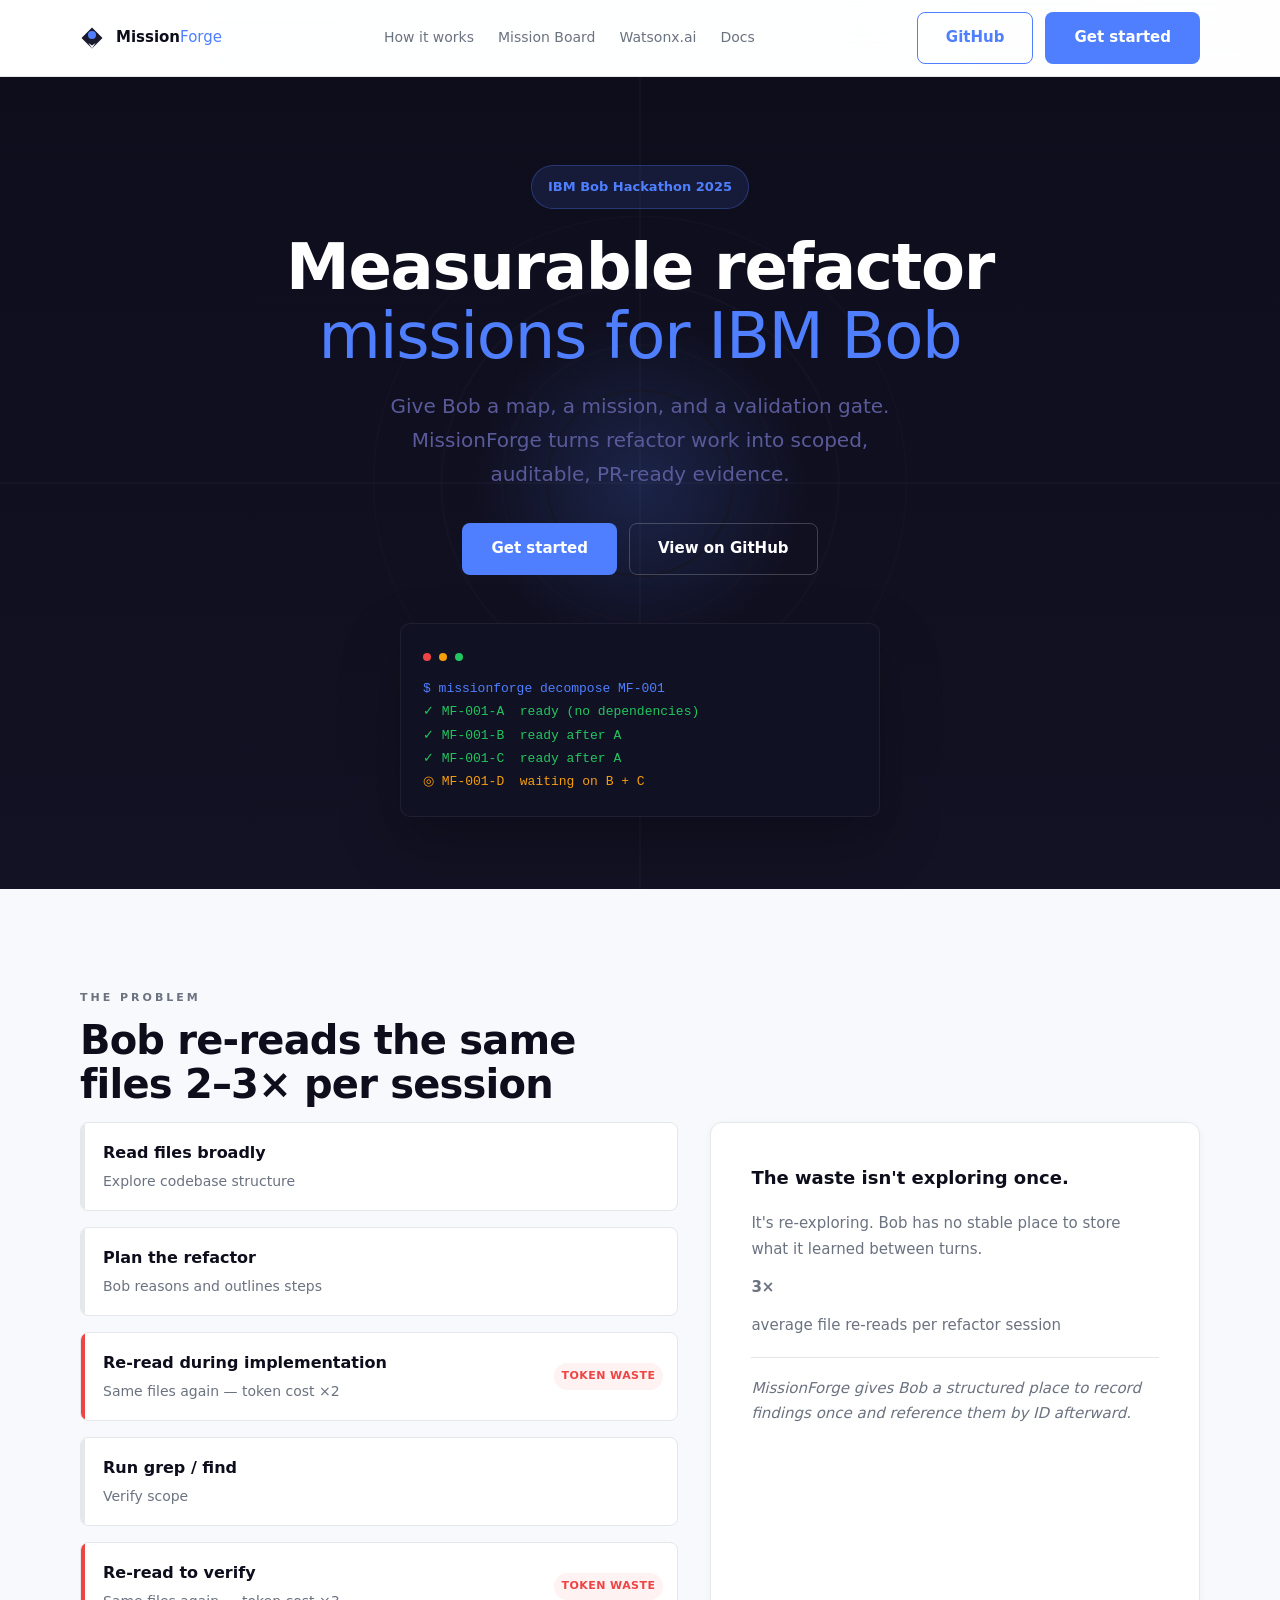
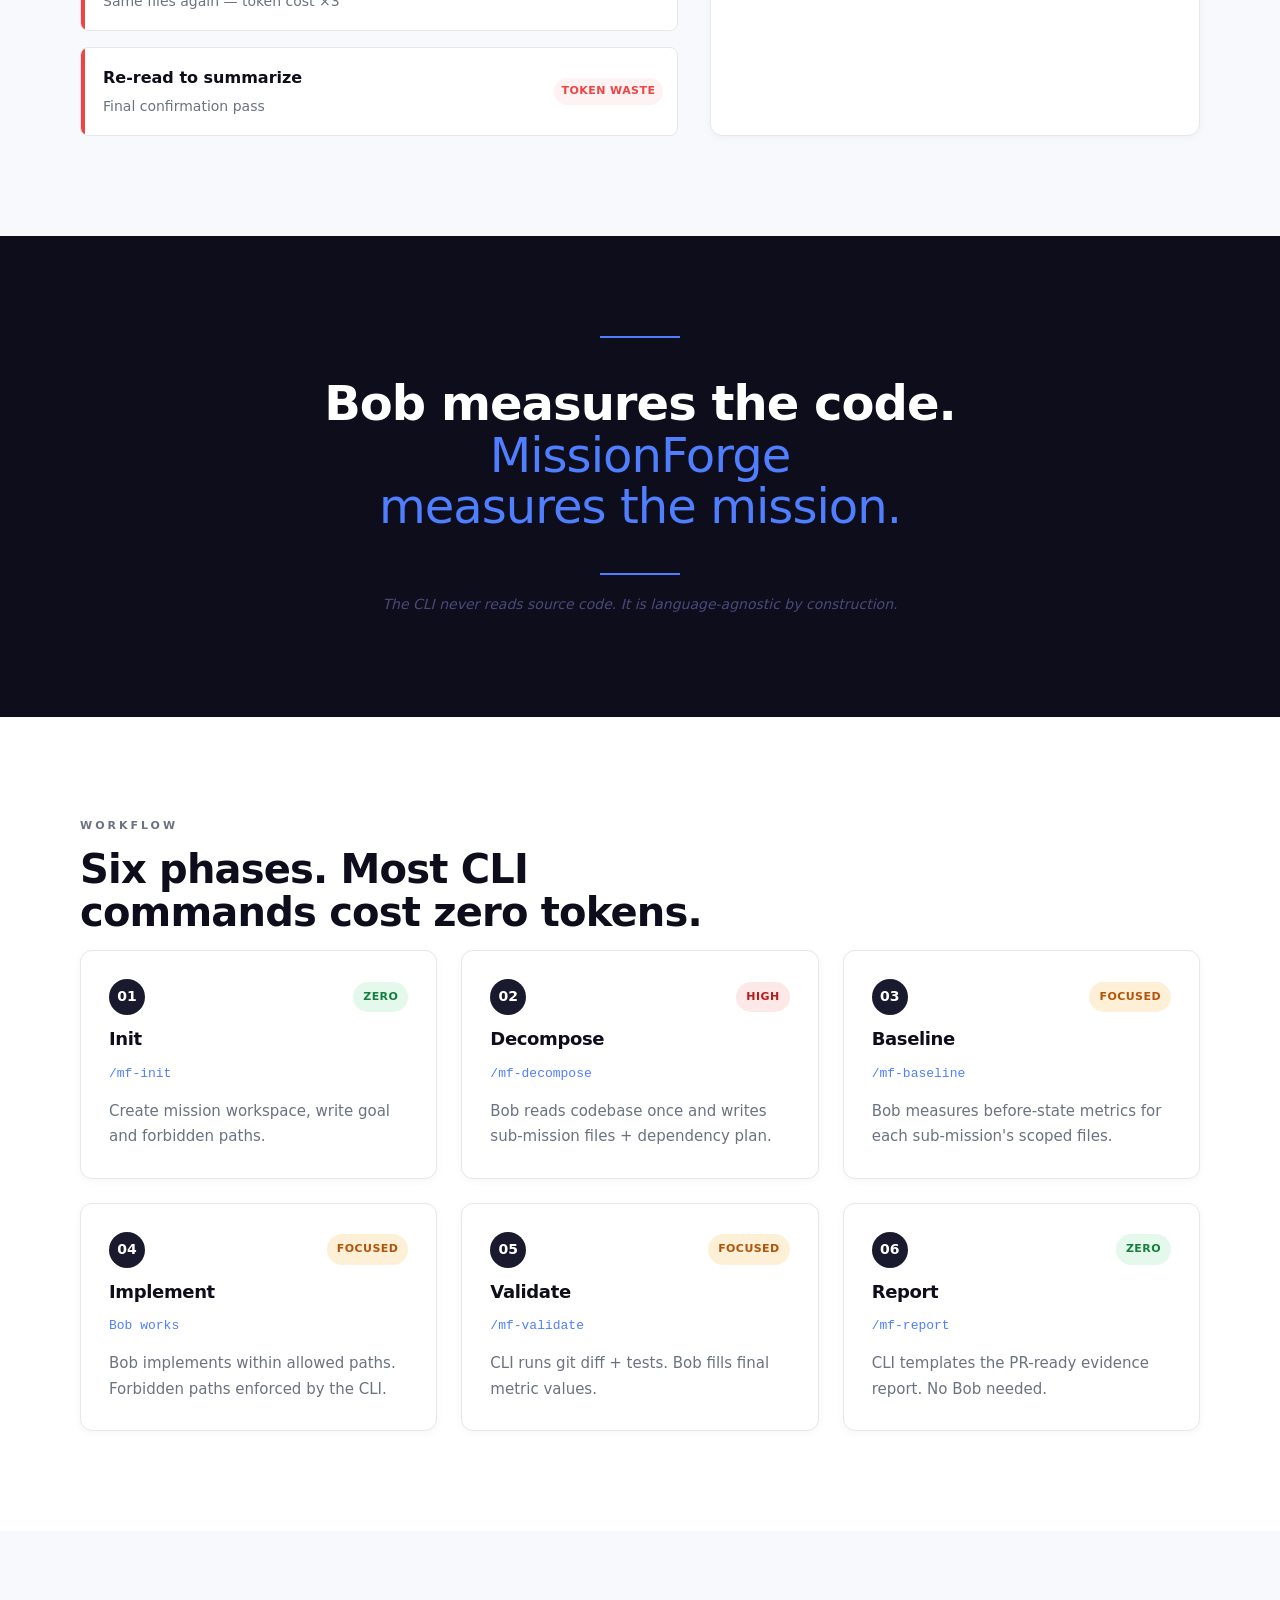
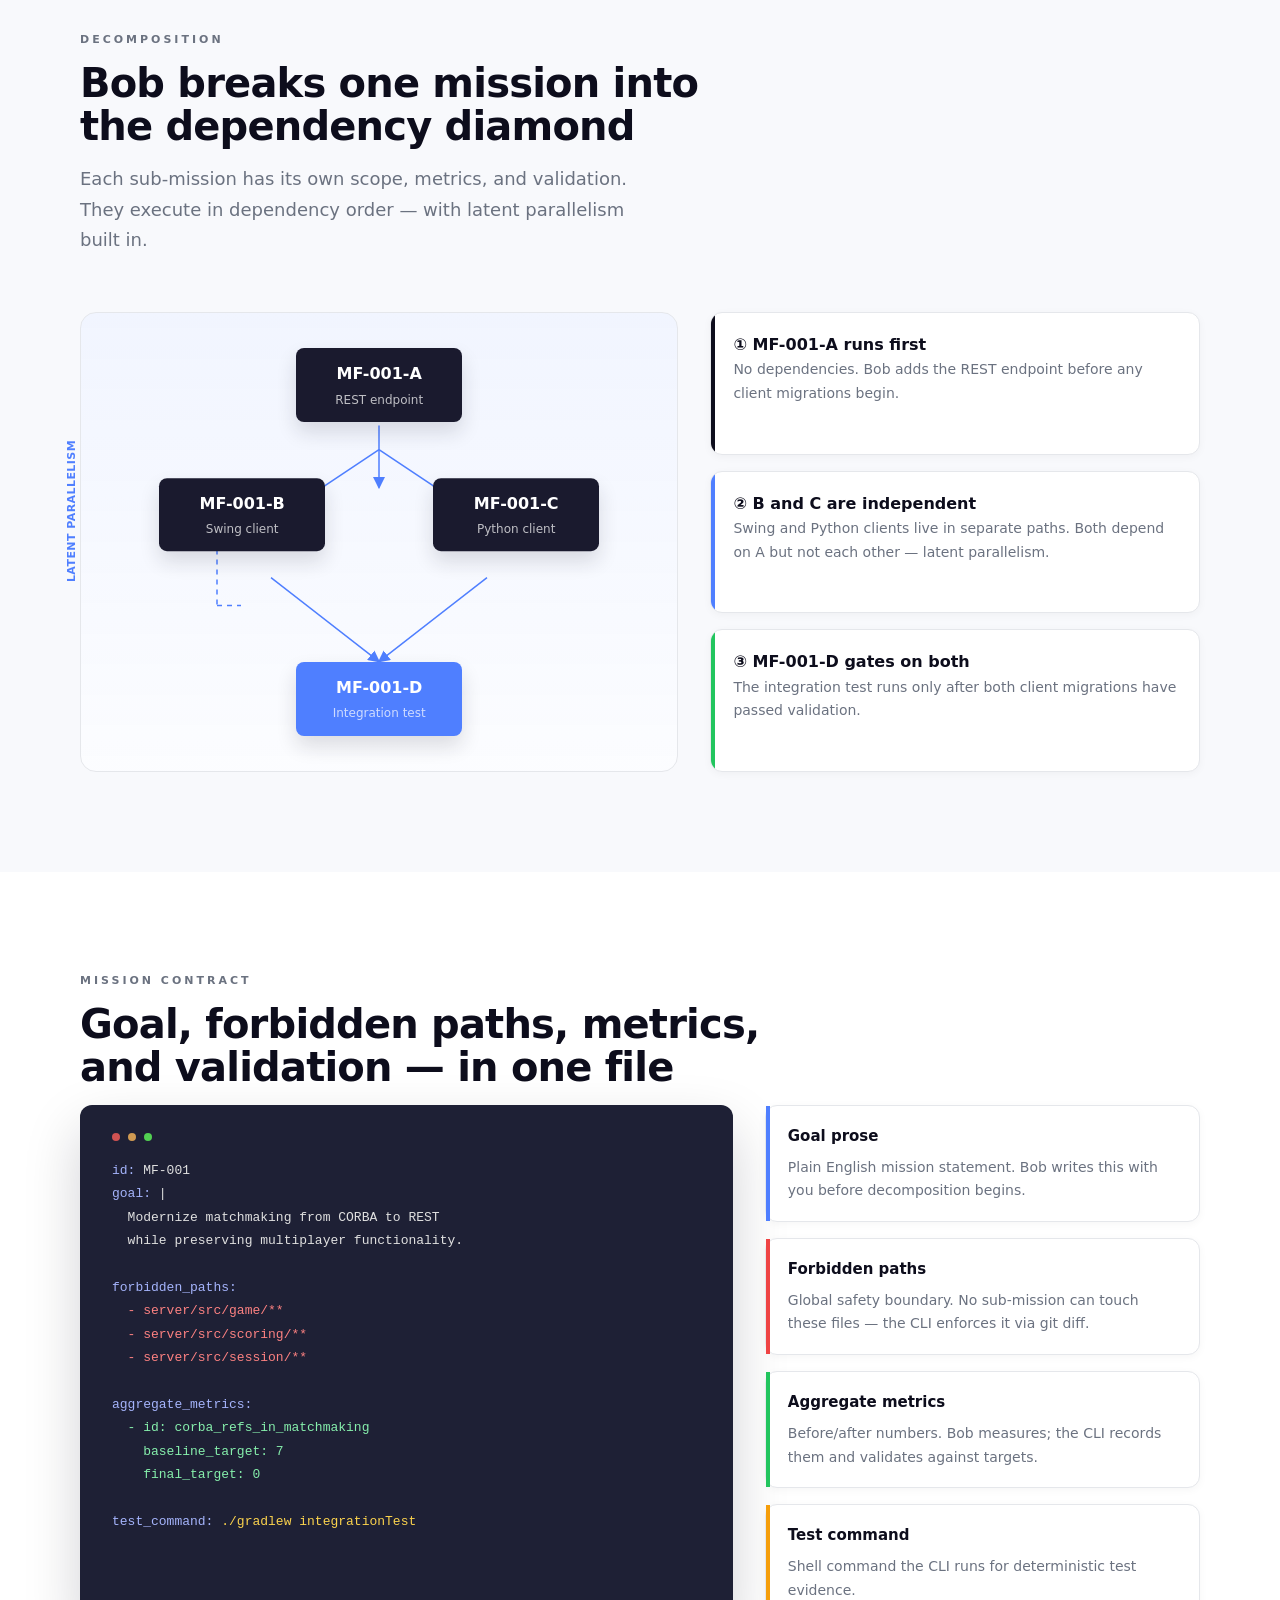
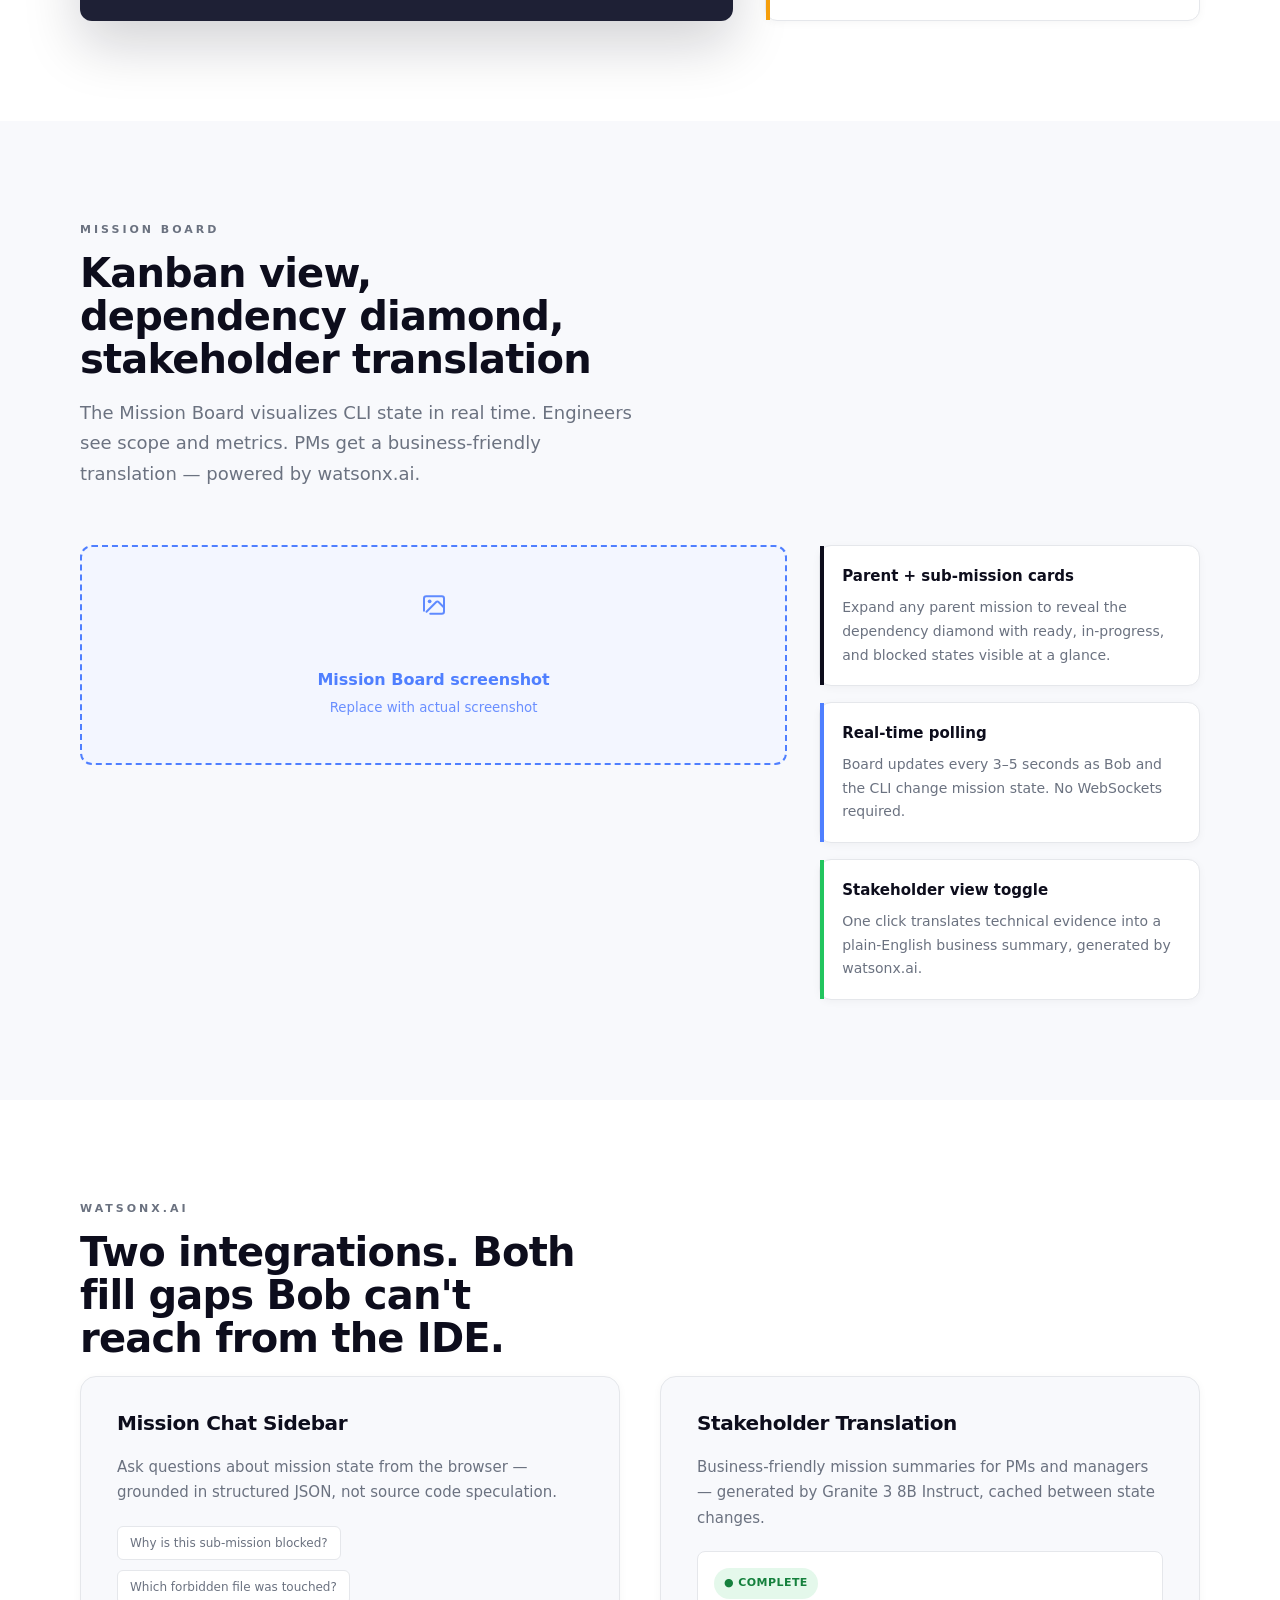
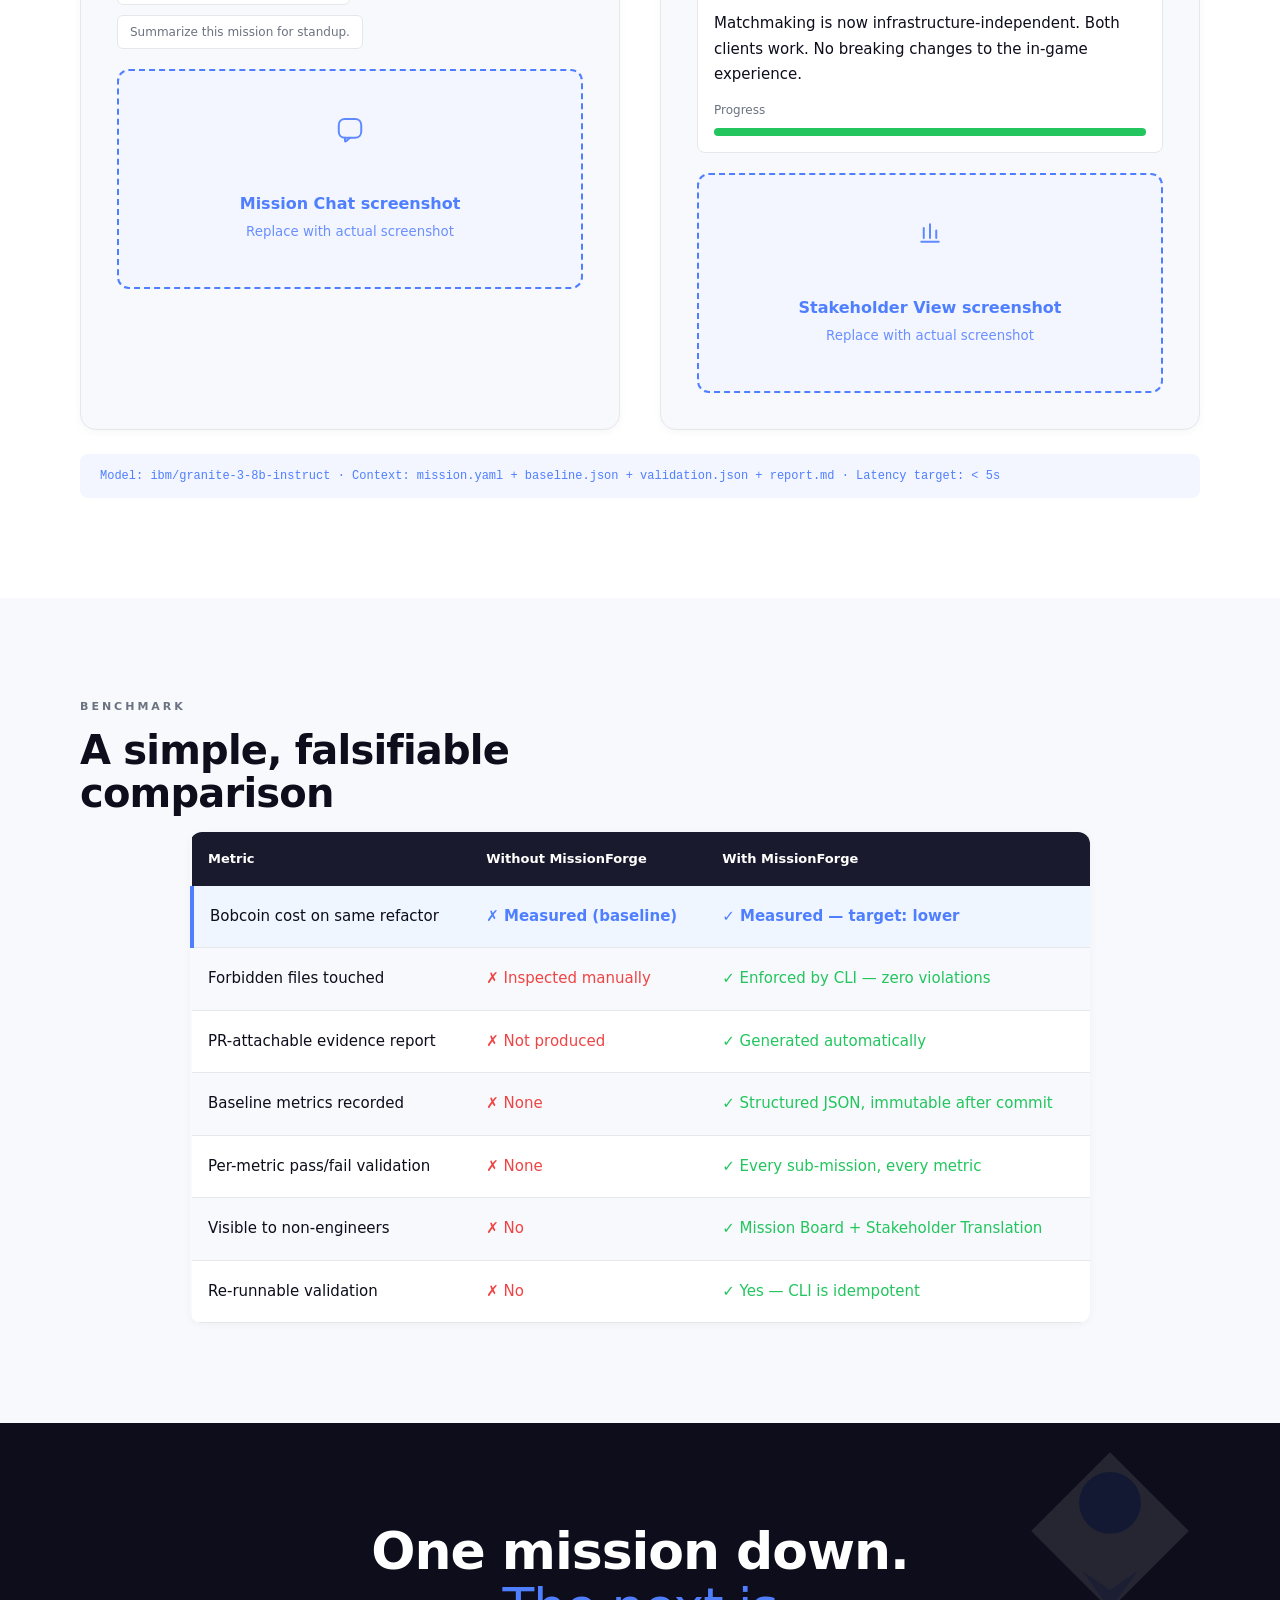
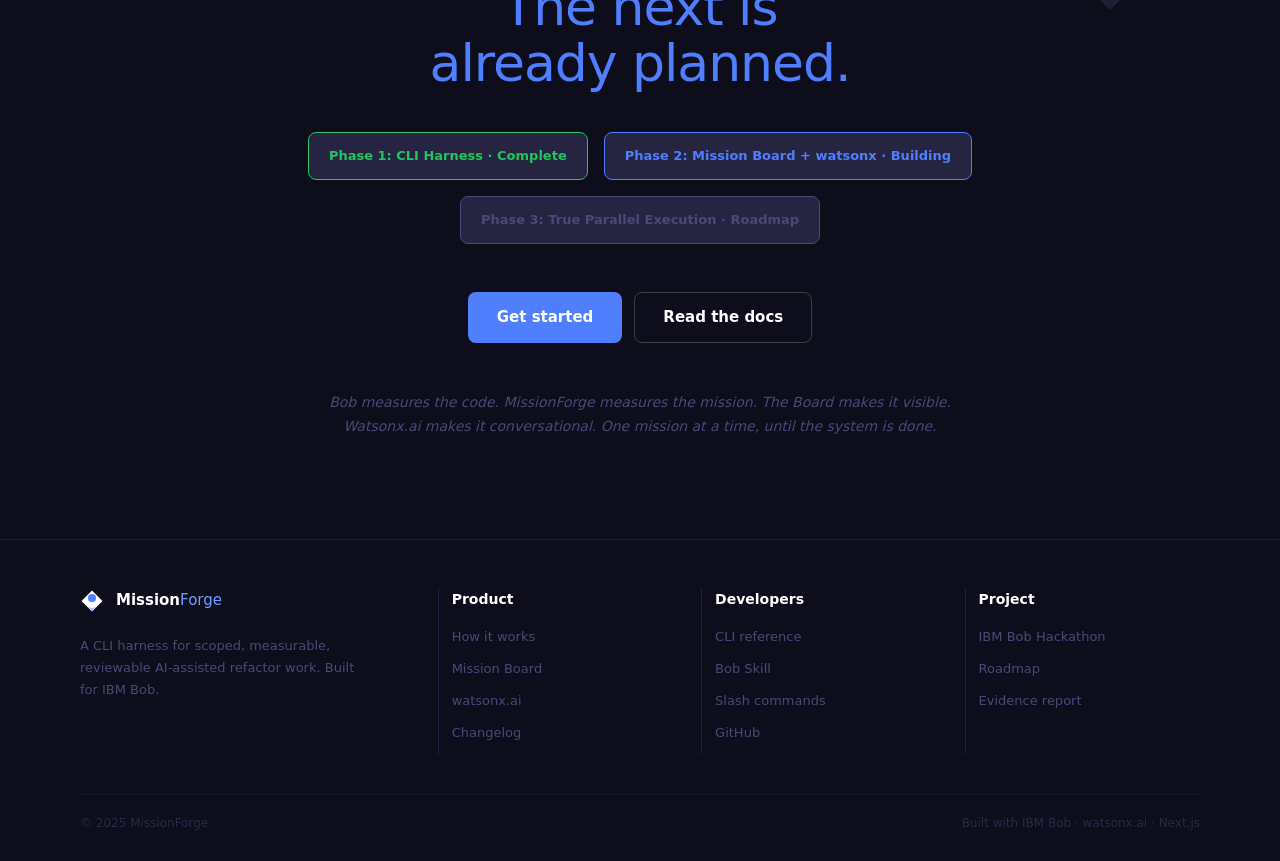
<file: landing-page/missionforge-landing.html>
<!doctype html>
<html lang="en">
<head>
  <meta charset="utf-8">
  <meta name="viewport" content="width=device-width, initial-scale=1">
  <title>MissionForge | Measurable refactor missions for IBM Bob</title>
  <style>
    :root {
      --bg: #f8f9fc;
      --surface: #ffffff;
      --surface-alt: #f3f6ff;
      --fg: #0d0d1c;
      --fg-strong: #1a1a2e;
      --muted: #6b7280;
      --muted-deep: #4a4a7a;
      --border: #e5e7eb;
      --accent: #4f7fff;
      --accent-strong: #3d6fef;
      --accent-soft: rgba(79, 127, 255, 0.12);
      --accent-border: rgba(79, 127, 255, 0.3);
      --dark: #0d0d1c;
      --dark-panel: #111124;
      --dark-elevated: #1e2035;
      --pass: #22c55e;
      --fail: #ef4444;
      --warn: #f59e0b;
      --shadow-soft: 0 2px 8px rgba(0, 0, 0, 0.04);
      --shadow-nav: 0 1px 12px rgba(0, 0, 0, 0.06);
      --radius-sm: 8px;
      --radius-md: 12px;
      --radius-lg: 16px;
      --container: min(1120px, calc(100vw - 32px));
      --font-display: -apple-system, BlinkMacSystemFont, "SF Pro Display", system-ui, sans-serif;
      --font-body: -apple-system, BlinkMacSystemFont, "SF Pro Text", system-ui, sans-serif;
      --font-mono: "Courier New", Courier, monospace;
      --section-space: clamp(72px, 9vw, 100px);
      --hero-title: clamp(2.75rem, 5.8vw, 4rem);
      --h2: clamp(2rem, 3.6vw, 2.5rem);
      --body-lg: clamp(1rem, 1.6vw, 1.125rem);
      color-scheme: light;
    }

    * { box-sizing: border-box; }
    html { scroll-behavior: smooth; }
    body {
      margin: 0;
      font-family: var(--font-body);
      color: var(--fg);
      background: var(--bg);
      line-height: 1.7;
      text-rendering: optimizeLegibility;
      -webkit-font-smoothing: antialiased;
    }

    body.menu-open { overflow: hidden; }
    img { max-width: 100%; display: block; }
    a { color: inherit; text-decoration: none; }
    button, input { font: inherit; }

    .page-shell {
      overflow-x: clip;
      background:
        radial-gradient(circle at top right, rgba(79, 127, 255, 0.08), transparent 28%),
        linear-gradient(180deg, #fbfcff 0%, #f8f9fc 100%);
    }

    .container {
      width: var(--container);
      margin: 0 auto;
    }

    .section {
      padding: var(--section-space) 0;
      position: relative;
    }

    .section-dark {
      color: #fff;
      background: var(--dark);
    }

    .section-alt { background: var(--bg); }
    .section-white { background: var(--surface); }

    .eyebrow {
      margin: 0 0 12px;
      font-size: 11px;
      font-weight: 600;
      letter-spacing: 3px;
      text-transform: uppercase;
      color: var(--muted);
    }

    .section h2,
    .section h3,
    .hero h1,
    .cta-title,
    .principle-title {
      font-family: var(--font-display);
      letter-spacing: -0.02em;
      line-height: 1.08;
      text-wrap: balance;
    }

    .section-title {
      margin: 0 0 16px;
      max-width: 680px;
      font-size: var(--h2);
      font-weight: 700;
      color: var(--fg);
    }

    .section-copy {
      margin: 0 0 56px;
      max-width: 560px;
      font-size: var(--body-lg);
      color: var(--muted);
    }

    .nav {
      position: sticky;
      top: 0;
      z-index: 30;
      background: rgba(255, 255, 255, 0.92);
      backdrop-filter: blur(14px);
      border-bottom: 1px solid var(--border);
      transition: box-shadow 160ms ease;
    }

    .nav.scrolled { box-shadow: var(--shadow-nav); }

    .nav-inner {
      display: grid;
      grid-template-columns: auto 1fr auto;
      align-items: center;
      gap: 24px;
      min-height: 76px;
    }

    .brand-lockup {
      display: inline-flex;
      align-items: center;
      gap: 12px;
      font-size: 15px;
      font-weight: 700;
      color: var(--fg);
      white-space: nowrap;
    }

    .brand-lockup svg { flex: 0 0 auto; }
    .brand-wordmark { display: inline-flex; align-items: baseline; }
    .brand-wordmark .light { font-weight: 300; color: var(--accent); }
    .brand-wordmark.dark .light { color: #6b9fff; }
    .nav-links,
    .nav-actions,
    .hero-actions,
    .cta-actions,
    .phase-pills {
      display: flex;
      align-items: center;
      gap: 12px;
      flex-wrap: wrap;
    }

    .nav-links {
      justify-content: center;
      gap: 24px;
      font-size: 14px;
      color: var(--muted);
    }

    .nav-links a:hover { color: var(--fg); }
    .nav-actions { justify-content: flex-end; }

    .button,
    .mobile-menu-button {
      display: inline-flex;
      align-items: center;
      justify-content: center;
      gap: 10px;
      min-height: 44px;
      padding: 12px 28px;
      border-radius: var(--radius-sm);
      border: 1.5px solid transparent;
      font-size: 15px;
      font-weight: 600;
      cursor: pointer;
      transition: transform 150ms ease, background-color 150ms ease, border-color 150ms ease, box-shadow 150ms ease;
    }

    .button:hover,
    .mobile-menu-button:hover { transform: translateY(-1px); }

    .button-primary {
      background: var(--accent);
      color: #fff;
    }

    .button-primary:hover { background: var(--accent-strong); }
    .button-ghost {
      background: transparent;
      color: var(--accent);
      border-color: var(--accent);
    }

    .button-ghost:hover { background: rgba(79, 127, 255, 0.06); }
    .button-dark {
      background: transparent;
      color: #fff;
      border-color: rgba(255, 255, 255, 0.2);
    }

    .button-dark:hover { border-color: rgba(255, 255, 255, 0.4); }

    .mobile-menu-button {
      display: none;
      width: 44px;
      padding: 0;
      background: #fff;
      border-color: var(--border);
      color: var(--fg);
    }

    .mobile-panel {
      display: none;
      border-top: 1px solid var(--border);
      background: #fff;
    }

    .mobile-panel.open { display: block; }
    .mobile-panel-inner {
      width: var(--container);
      margin: 0 auto;
      padding: 18px 0 24px;
      display: grid;
      gap: 12px;
    }

    .mobile-panel a {
      font-size: 15px;
      color: var(--muted);
      padding: 10px 0;
    }

    .hero {
      min-height: calc(80vh - 76px);
      display: grid;
      align-items: center;
      position: relative;
      background:
        radial-gradient(circle at center, rgba(79, 127, 255, 0.18), transparent 22%),
        linear-gradient(180deg, #0d0d1c 0%, #121224 100%);
      isolation: isolate;
    }

    .hero::before,
    .hero::after {
      content: "";
      position: absolute;
      inset: 0;
      pointer-events: none;
    }

    .hero::before {
      background:
        radial-gradient(circle at center, transparent 0 12%, rgba(22, 22, 40, 0.9) 12.1% 12.4%, transparent 12.5% 18%, rgba(22, 22, 40, 0.7) 18.1% 18.3%, transparent 18.4% 26%, rgba(22, 22, 40, 0.55) 26.1% 26.3%, transparent 26.4% 35%, rgba(22, 22, 40, 0.42) 35.1% 35.25%, transparent 35.3%);
      opacity: 0.95;
    }

    .hero::after {
      background:
        linear-gradient(90deg, transparent calc(50% - 1px), rgba(255,255,255,0.12) calc(50% - 1px), rgba(255,255,255,0.12) calc(50% + 1px), transparent calc(50% + 1px)),
        linear-gradient(180deg, transparent calc(50% - 1px), rgba(255,255,255,0.12) calc(50% - 1px), rgba(255,255,255,0.12) calc(50% + 1px), transparent calc(50% + 1px));
      opacity: 0.2;
    }

    .hero-inner {
      position: relative;
      z-index: 1;
      text-align: center;
      padding: 88px 0 72px;
    }

    .hero-pill {
      display: inline-flex;
      align-items: center;
      gap: 10px;
      margin-bottom: 24px;
      padding: 10px 16px;
      border-radius: 999px;
      border: 1px solid var(--accent-border);
      background: var(--accent-soft);
      color: var(--accent);
      font-size: 13px;
      font-weight: 600;
    }

    .hero h1 {
      margin: 0 auto 18px;
      max-width: 760px;
      font-size: var(--hero-title);
      font-weight: 700;
      color: #fff;
    }

    .hero h1 .light {
      display: block;
      color: var(--accent);
      font-weight: 300;
    }

    .hero-copy {
      margin: 0 auto;
      max-width: 520px;
      font-size: clamp(1rem, 2vw, 1.25rem);
      color: #5a5a9a;
      text-wrap: pretty;
    }

    .hero-actions {
      justify-content: center;
      margin-top: 32px;
    }

    .terminal {
      margin: 48px auto 0;
      max-width: 480px;
      padding: 18px 22px 22px;
      border-radius: 10px;
      background: var(--dark-panel);
      border: 1px solid rgba(255, 255, 255, 0.06);
      text-align: left;
      box-shadow: 0 24px 60px rgba(0, 0, 0, 0.28);
    }

    .terminal-dots {
      display: inline-flex;
      gap: 8px;
      margin-bottom: 16px;
    }

    .terminal-dots span {
      width: 8px;
      height: 8px;
      border-radius: 50%;
      display: block;
    }

    .terminal pre {
      margin: 0;
      font-family: var(--font-mono);
      font-size: 13px;
      line-height: 1.8;
      color: #d8defa;
    }

    .terminal-line {
      opacity: 0;
      transform: translateY(4px);
      transition: opacity 240ms ease, transform 240ms ease;
    }

    .terminal-line.visible {
      opacity: 1;
      transform: translateY(0);
    }

    .cmd { color: var(--accent); }
    .pass { color: var(--pass); }
    .warn { color: var(--warn); }
    .danger { color: var(--fail); }

    .two-col,
    .board-layout,
    .integration-grid,
    .footer-grid {
      display: grid;
      gap: 32px;
    }

    .two-col { grid-template-columns: minmax(0, 1.1fr) minmax(280px, 0.9fr); }
    .board-layout { grid-template-columns: minmax(0, 1.3fr) minmax(320px, 0.7fr); align-items: start; }
    .integration-grid { grid-template-columns: repeat(2, minmax(0, 1fr)); gap: 40px; }
    .footer-grid { grid-template-columns: 1.4fr repeat(3, minmax(140px, 1fr)); gap: 28px; }

    .stack { display: grid; gap: 16px; }

    .card,
    .workflow-card,
    .stat-card,
    .explain-card,
    .callout,
    .integration-card,
    .footer-card {
      background: var(--surface);
      border: 1px solid var(--border);
      border-radius: var(--radius-md);
      box-shadow: var(--shadow-soft);
    }

    .problem-card {
      position: relative;
      display: grid;
      grid-template-columns: 4px minmax(0, 1fr) auto;
      align-items: center;
      overflow: hidden;
      background: #fff;
      border: 1px solid var(--border);
      border-radius: var(--radius-sm);
      min-height: 84px;
    }

    .problem-card .bar { height: 100%; background: var(--border); }
    .problem-card.fail .bar { background: var(--fail); }
    .problem-card-body {
      padding: 16px 18px;
      display: grid;
      gap: 4px;
    }

    .problem-card strong { font-size: 16px; color: var(--fg); }
    .problem-card span { font-size: 14px; color: var(--muted); }

    .token-badge,
    .cost-pill,
    .status-pill,
    .phase-pill {
      display: inline-flex;
      align-items: center;
      justify-content: center;
      gap: 8px;
      border-radius: 999px;
      font-size: 11px;
      font-weight: 700;
      letter-spacing: 0.04em;
      text-transform: uppercase;
      white-space: nowrap;
    }

    .token-badge {
      margin-right: 14px;
      padding: 4px 8px;
      background: #fef2f2;
      color: var(--fail);
    }

    .stat-card {
      padding: 40px;
      display: grid;
      gap: 18px;
      align-content: start;
    }

    .stat-card strong { font-size: 18px; color: var(--fg); }
    .stat-card p,
    .card-copy { margin: 0; font-size: 15px; color: var(--muted); }
    .big-stat {
      margin: 0;
      font-size: clamp(4rem, 8vw, 4.5rem);
      line-height: 1;
      color: var(--fail);
      font-weight: 700;
    }

    .divider {
      height: 1px;
      background: var(--border);
    }

    .principle-wrap {
      max-width: 760px;
      margin: 0 auto;
      text-align: center;
    }

    .rule {
      width: 80px;
      height: 2px;
      background: var(--accent);
      margin: 0 auto 40px;
    }

    .rule.bottom { margin: 40px auto 0; }

    .principle-title {
      margin: 0;
      font-size: clamp(2.2rem, 5vw, 3rem);
      color: #fff;
      font-weight: 700;
    }

    .principle-title .light {
      display: block;
      color: var(--accent);
      font-weight: 300;
    }

    .principle-note {
      margin: 18px 0 0;
      color: var(--muted-deep);
      font-style: italic;
      font-size: 14px;
    }

    .workflow-grid {
      display: grid;
      grid-template-columns: repeat(3, minmax(0, 1fr));
      gap: 24px;
    }

    .workflow-card {
      padding: 28px;
      display: grid;
      gap: 14px;
      transition: transform 150ms ease, box-shadow 150ms ease;
    }

    .workflow-card:hover {
      transform: translateY(-2px);
      box-shadow: 0 10px 28px rgba(13, 13, 28, 0.08);
    }

    .step-top {
      display: flex;
      align-items: center;
      justify-content: space-between;
      gap: 16px;
    }

    .step-circle {
      width: 36px;
      height: 36px;
      border-radius: 50%;
      display: grid;
      place-items: center;
      background: var(--fg-strong);
      color: #fff;
      font-size: 14px;
      font-weight: 700;
      flex: 0 0 auto;
    }

    .workflow-card h3 {
      margin: 0;
      font-size: 18px;
      font-weight: 700;
      color: var(--fg);
    }

    .mono {
      font-family: var(--font-mono);
      font-size: 13px;
      color: var(--accent);
    }

    .cost-pill { padding: 6px 10px; }
    .cost-pill.zero { background: rgba(34, 197, 94, 0.12); color: #15803d; }
    .cost-pill.high { background: rgba(239, 68, 68, 0.12); color: #b91c1c; }
    .cost-pill.focused { background: rgba(245, 158, 11, 0.16); color: #b45309; }

    .diagram-shell {
      position: relative;
      min-height: 460px;
      display: grid;
      place-items: center;
      padding: 24px;
      border-radius: var(--radius-lg);
      background:
        linear-gradient(180deg, rgba(79,127,255,0.08), rgba(79,127,255,0.02)),
        #fff;
      border: 1px solid var(--border);
    }

    .diamond-grid {
      position: relative;
      width: min(440px, 100%);
      aspect-ratio: 1 / 0.88;
      display: grid;
      place-items: center;
    }

    .diamond-grid svg {
      position: absolute;
      inset: 0;
      width: 100%;
      height: 100%;
      overflow: visible;
    }

    .mission-node {
      position: absolute;
      min-width: 166px;
      padding: 12px 18px;
      border-radius: var(--radius-sm);
      color: #fff;
      background: var(--fg-strong);
      text-align: center;
      box-shadow: 0 10px 20px rgba(26, 26, 46, 0.14);
    }

    .mission-node strong {
      display: block;
      font-size: 16px;
      font-weight: 700;
      margin-bottom: 2px;
    }

    .mission-node span {
      display: block;
      font-size: 12px;
      color: rgba(255, 255, 255, 0.72);
    }

    .mission-node.top { top: 0; left: 50%; transform: translateX(-50%); }
    .mission-node.left { top: 43%; left: 0; transform: translateY(-50%); }
    .mission-node.right { top: 43%; right: 0; transform: translateY(-50%); }
    .mission-node.bottom { bottom: 0; left: 50%; transform: translateX(-50%); background: var(--accent); }

    .latent-label {
      position: absolute;
      top: 42%;
      left: -16px;
      transform: translate(-100%, -50%) rotate(-90deg);
      font-size: 11px;
      font-weight: 700;
      letter-spacing: 0.04em;
      color: var(--accent);
      text-transform: uppercase;
    }

    .explain-card {
      position: relative;
      padding: 18px 20px 18px 22px;
      overflow: hidden;
    }

    .explain-card::before,
    .callout::before,
    .footer-link-group::before {
      content: "";
      position: absolute;
      top: 0;
      left: 0;
      bottom: 0;
      width: 4px;
      background: var(--fg);
    }

    .explain-card.blue::before,
    .callout.blue::before { background: var(--accent); }
    .explain-card.green::before,
    .callout.green::before { background: var(--pass); }
    .explain-card.black::before,
    .callout.black::before { background: var(--fg); }
    .callout.red::before { background: var(--fail); }
    .callout.amber::before { background: var(--warn); }

    .code-layout { grid-template-columns: minmax(0, 1.2fr) minmax(280px, 0.8fr); }

    .code-panel {
      background: var(--dark-elevated);
      border-radius: var(--radius-md);
      padding: 28px 32px;
      color: #e0e0e0;
      box-shadow: 0 24px 56px rgba(13, 13, 28, 0.18);
    }

    .dots { display: flex; gap: 8px; margin-bottom: 18px; }
    .dots span {
      width: 8px;
      height: 8px;
      border-radius: 50%;
      display: block;
    }

    .code-panel pre {
      margin: 0;
      white-space: pre-wrap;
      font-family: var(--font-mono);
      font-size: 13px;
      line-height: 1.8;
    }

    .yaml-key { color: #a5b4fc; }
    .yaml-string { color: #e0e0e0; }
    .yaml-forbidden { color: #fc8181; }
    .yaml-metric { color: #86efac; }
    .yaml-test { color: #fcd34d; }

    .callout {
      position: relative;
      padding: 18px 20px 18px 22px;
      background: #fff;
      border: 1px solid var(--border);
      border-radius: var(--radius-md);
      box-shadow: var(--shadow-soft);
    }

    .callout strong {
      display: block;
      margin-bottom: 6px;
      font-size: 15px;
      color: var(--fg);
    }

    .callout p,
    .explain-card p {
      margin: 0;
      color: var(--muted);
      font-size: 14px;
    }

    .placeholder {
      position: relative;
      display: grid;
      place-items: center;
      gap: 8px;
      min-height: 220px;
      border: 2px dashed var(--accent);
      border-radius: var(--radius-md);
      background: var(--surface-alt);
      color: var(--accent);
      text-align: center;
      padding: 24px;
      cursor: pointer;
      transition: border-color 150ms ease, transform 150ms ease;
      overflow: hidden;
    }

    .placeholder:hover {
      border-color: var(--accent-strong);
      transform: translateY(-1px);
    }

    .placeholder svg { opacity: 0.9; }
    .placeholder small { color: #6a8fff; }
    .placeholder.loaded {
      border-style: solid;
      background: #dfe8ff;
      padding: 0;
    }

    .placeholder.loaded .placeholder-meta {
      position: absolute;
      left: 16px;
      bottom: 16px;
      padding: 8px 10px;
      border-radius: 999px;
      background: rgba(13, 13, 28, 0.68);
      color: #fff;
      font-size: 12px;
      font-weight: 600;
      z-index: 1;
    }

    .placeholder img {
      width: 100%;
      height: 100%;
      object-fit: cover;
    }

    .feature-column { display: grid; gap: 16px; }

    .integration-card {
      padding: 36px;
      background: var(--bg);
      border-radius: var(--radius-lg);
      display: grid;
      gap: 20px;
      align-content: start;
    }

    .integration-card h3 {
      margin: 0;
      font-size: 20px;
      color: var(--fg);
    }

    .pill-list {
      display: flex;
      flex-wrap: wrap;
      gap: 10px;
    }

    .mini-pill {
      padding: 6px 12px;
      border-radius: 6px;
      background: #fff;
      border: 1px solid var(--border);
      font-size: 12px;
      color: var(--muted);
    }

    .example-card {
      padding: 16px;
      background: #fff;
      border: 1px solid var(--border);
      border-radius: var(--radius-sm);
      display: grid;
      gap: 12px;
    }

    .status-pill {
      width: fit-content;
      padding: 6px 10px;
      background: rgba(34, 197, 94, 0.12);
      color: #15803d;
    }

    .progress-row {
      display: grid;
      gap: 8px;
      color: var(--muted);
      font-size: 12px;
    }

    .progress-track {
      width: 100%;
      height: 8px;
      border-radius: 999px;
      background: #dbe7d7;
      overflow: hidden;
    }

    .progress-fill {
      width: 100%;
      height: 100%;
      background: var(--pass);
    }

    .model-strip {
      margin-top: 24px;
      padding: 12px 20px;
      border-radius: var(--radius-sm);
      background: var(--surface-alt);
      color: var(--accent);
      font-family: var(--font-mono);
      font-size: 12px;
      overflow: auto hidden;
      white-space: nowrap;
    }

    .benchmark-table {
      width: min(900px, 100%);
      margin: 0 auto;
      border-collapse: collapse;
      overflow: hidden;
      border-radius: var(--radius-md);
      box-shadow: var(--shadow-soft);
    }

    .benchmark-table thead th {
      padding: 16px;
      text-align: left;
      background: var(--fg-strong);
      color: #fff;
      font-size: 13px;
      font-weight: 600;
    }

    .benchmark-table tbody tr { background: #fff; }
    .benchmark-table tbody tr:nth-child(even) { background: var(--bg); }
    .benchmark-table td {
      padding: 18px 16px;
      border-bottom: 1px solid var(--border);
      font-size: 15px;
      vertical-align: top;
    }

    .benchmark-table tbody tr.highlight {
      border-left: 4px solid var(--accent);
      background: #eff6ff;
      opacity: 0.65;
      transition: opacity 400ms ease;
    }

    .benchmark-table tbody tr.highlight.in-view { opacity: 1; }
    .table-result { display: inline-flex; gap: 8px; align-items: baseline; }
    .table-result.fail { color: var(--fail); }
    .table-result.pass { color: var(--pass); }
    .table-result.accent { color: var(--accent); font-weight: 700; }

    .cta-section {
      position: relative;
      overflow: clip;
    }

    .cta-watermark {
      position: absolute;
      top: 18px;
      right: max(16px, calc((100vw - var(--container)) / 2));
      width: min(180px, 22vw);
      opacity: 0.1;
      pointer-events: none;
    }

    .cta-shell {
      max-width: 680px;
      margin: 0 auto;
      text-align: center;
      position: relative;
      z-index: 1;
    }

    .cta-title {
      margin: 0;
      font-size: clamp(2.3rem, 5vw, 3.25rem);
      color: #fff;
      font-weight: 700;
    }

    .cta-title .light {
      display: block;
      color: var(--accent);
      font-weight: 300;
    }

    .phase-pills {
      justify-content: center;
      margin-top: 40px;
      gap: 16px;
    }

    .phase-pill {
      padding: 12px 20px;
      background: #252542;
      border: 1px solid currentColor;
      border-radius: var(--radius-sm);
      font-size: 13px;
      text-transform: none;
      letter-spacing: 0;
      font-weight: 600;
    }

    .phase-pill.complete { color: var(--pass); }
    .phase-pill.building { color: var(--accent); }
    .phase-pill.roadmap { color: var(--muted-deep); }

    .cta-actions {
      justify-content: center;
      margin-top: 48px;
    }

    .cta-tagline {
      margin: 48px auto 0;
      max-width: 640px;
      color: var(--muted-deep);
      font-size: 14px;
      font-style: italic;
    }

    footer {
      background: var(--dark);
      color: #fff;
      border-top: 1px solid #1e1e3e;
    }

    .footer-main { padding: 48px 0 0; }
    .footer-lead {
      margin: 14px 0 0;
      color: var(--muted-deep);
      font-size: 13px;
      max-width: 280px;
    }

    .footer-link-group {
      position: relative;
      padding-left: 14px;
    }

    .footer-link-group::before {
      background: #1e1e3e;
      width: 1px;
    }

    .footer-link-group h4 {
      margin: 0 0 14px;
      font-size: 14px;
      color: #fff;
    }

    .footer-link-group a {
      display: block;
      margin: 10px 0;
      color: var(--muted-deep);
      font-size: 13px;
    }

    .footer-link-group a:hover { color: #fff; }

    .footer-bottom {
      margin-top: 40px;
      padding: 18px 0 28px;
      border-top: 1px solid #161628;
      display: flex;
      align-items: center;
      justify-content: space-between;
      gap: 16px;
      color: #2a2a4a;
      font-size: 12px;
      flex-wrap: wrap;
    }

    .visually-hidden {
      position: absolute;
      width: 1px;
      height: 1px;
      margin: -1px;
      padding: 0;
      overflow: hidden;
      clip: rect(0, 0, 0, 0);
      border: 0;
    }

    @media (max-width: 1100px) {
      .nav-inner { grid-template-columns: auto 1fr auto; }
      .nav-links { display: none; }
      .two-col,
      .board-layout,
      .integration-grid,
      .code-layout,
      .footer-grid,
      .workflow-grid { grid-template-columns: 1fr; }
      .mobile-menu-button { display: inline-flex; }
      .nav-actions .button-ghost { display: none; }
      .diagram-shell { min-height: 520px; }
      .cta-watermark { right: 16px; width: 140px; }
    }

    @media (max-width: 767px) {
      :root {
        --container: min(100vw - 24px, 100%);
        --section-space: 64px;
      }

      .nav-inner {
        gap: 12px;
        min-height: 70px;
      }

      .nav-actions { gap: 8px; }
      .nav-actions .button-primary {
        min-height: 40px;
        padding: 10px 16px;
        font-size: 14px;
      }

      .hero-inner { padding-top: 72px; }
      .hero-copy { font-size: 16px; }
      .terminal pre { font-size: 11px; }
      .section-title { font-size: 28px; }
      .section-copy { margin-bottom: 40px; font-size: 16px; }
      .problem-card { grid-template-columns: 4px minmax(0, 1fr); }
      .token-badge { margin: 0 18px 16px; justify-self: start; }
      .stat-card,
      .integration-card,
      .workflow-card,
      .code-panel { padding: 24px; }
      .diagram-shell { min-height: 560px; }
      .diamond-grid { width: min(320px, 100%); aspect-ratio: auto; height: 420px; }
      .mission-node { min-width: 138px; padding-inline: 12px; }
      .mission-node.top { top: 0; }
      .mission-node.left { top: 41%; left: 50%; transform: translate(-50%, -50%); }
      .mission-node.right { top: 64%; left: 50%; right: auto; transform: translate(-50%, -50%); }
      .mission-node.bottom { bottom: 0; }
      .latent-label {
        top: auto;
        left: 50%;
        bottom: 108px;
        transform: translateX(-50%);
      }

      .cta-title { font-size: 40px; }
      .footer-bottom { justify-content: flex-start; }
    }

    @media (max-width: 430px) {
      .hero-actions,
      .cta-actions,
      .phase-pills { justify-content: stretch; }
      .hero-actions .button,
      .cta-actions .button,
      .phase-pill { width: 100%; }
      .brand-wordmark { font-size: 14px; }
      .terminal { padding-inline: 16px; }
      .mobile-panel-inner { width: calc(100vw - 24px); }
    }

  </style>
</head>
<body>
  <div class="page-shell">
    <nav class="nav" id="top">
      <div class="container nav-inner">
        <a class="brand-lockup" href="#top" aria-label="MissionForge home">
          <svg width="24" height="24" viewBox="0 0 24 24" aria-hidden="true">
            <polygon points="12,1.5 22.5,12 12,22.5 1.5,12" fill="#1A1A2E"></polygon>
            <circle cx="12" cy="9" r="4" fill="#4F7FFF"></circle>
            <polygon points="8.5,17 12,22.5 15.5,17 12,19.5" fill="#FFFFFF"></polygon>
          </svg>
          <span class="brand-wordmark">Mission<span class="light">Forge</span></span>
        </a>
        <div class="nav-links" aria-label="Primary">
          <a href="#how-it-works">How it works</a>
          <a href="#mission-board">Mission Board</a>
          <a href="#watsonx">Watsonx.ai</a>
          <a href="#">Docs</a>
        </div>
        <div class="nav-actions">
          <a class="button button-ghost" href="#">GitHub</a>
          <a class="button button-primary" href="#cta">Get started</a>
          <button class="mobile-menu-button" type="button" aria-expanded="false" aria-controls="mobile-panel">
            <span class="visually-hidden">Toggle navigation</span>
            ☰
          </button>
        </div>
      </div>
      <div class="mobile-panel" id="mobile-panel">
        <div class="mobile-panel-inner">
          <a href="#how-it-works">How it works</a>
          <a href="#mission-board">Mission Board</a>
          <a href="#watsonx">Watsonx.ai</a>
          <a href="#">Docs</a>
          <a href="#">GitHub</a>
        </div>
      </div>
    </nav>

    <main>
      <section class="hero">
        <div class="container hero-inner">
          <div class="hero-pill">IBM Bob Hackathon 2025</div>
          <h1>Measurable refactor <span class="light">missions for IBM Bob</span></h1>
          <p class="hero-copy">Give Bob a map, a mission, and a validation gate. MissionForge turns refactor work into scoped, auditable, PR-ready evidence.</p>
          <div class="hero-actions">
            <a class="button button-primary" href="#cta">Get started</a>
            <a class="button button-dark" href="#">View on GitHub</a>
          </div>
          <div class="terminal" aria-label="MissionForge terminal example">
            <div class="terminal-dots">
              <span style="background:#ef4444"></span>
              <span style="background:#f59e0b"></span>
              <span style="background:#22c55e"></span>
            </div>
            <pre><span class="terminal-line"><span class="cmd">$ missionforge decompose MF-001</span></span>
<span class="terminal-line"><span class="pass">✓ MF-001-A  ready (no dependencies)</span></span>
<span class="terminal-line"><span class="pass">✓ MF-001-B  ready after A</span></span>
<span class="terminal-line"><span class="pass">✓ MF-001-C  ready after A</span></span>
<span class="terminal-line"><span class="warn">◎ MF-001-D  waiting on B + C</span></span></pre>
          </div>
        </div>
      </section>

      <section class="section section-alt" id="problem">
        <div class="container">
          <p class="eyebrow">The problem</p>
          <h2 class="section-title">Bob re-reads the same files 2–3× per session</h2>
          <div class="two-col">
            <div class="stack">
              <article class="problem-card">
                <div class="bar"></div>
                <div class="problem-card-body">
                  <strong>Read files broadly</strong>
                  <span>Explore codebase structure</span>
                </div>
              </article>
              <article class="problem-card">
                <div class="bar"></div>
                <div class="problem-card-body">
                  <strong>Plan the refactor</strong>
                  <span>Bob reasons and outlines steps</span>
                </div>
              </article>
              <article class="problem-card fail">
                <div class="bar"></div>
                <div class="problem-card-body">
                  <strong>Re-read during implementation</strong>
                  <span>Same files again — token cost ×2</span>
                </div>
                <div class="token-badge">Token waste</div>
              </article>
              <article class="problem-card">
                <div class="bar"></div>
                <div class="problem-card-body">
                  <strong>Run grep / find</strong>
                  <span>Verify scope</span>
                </div>
              </article>
              <article class="problem-card fail">
                <div class="bar"></div>
                <div class="problem-card-body">
                  <strong>Re-read to verify</strong>
                  <span>Same files again — token cost ×3</span>
                </div>
                <div class="token-badge">Token waste</div>
              </article>
              <article class="problem-card fail">
                <div class="bar"></div>
                <div class="problem-card-body">
                  <strong>Re-read to summarize</strong>
                  <span>Final confirmation pass</span>
                </div>
                <div class="token-badge">Token waste</div>
              </article>
            </div>
            <aside class="stat-card">
              <strong>The waste isn't exploring once.</strong>
              <p>It's re-exploring. Bob has no stable place to store what it learned between turns.</p>
              <p class="big-stat">3×</p>
              <p class="card-copy">average file re-reads per refactor session</p>
              <div class="divider"></div>
              <p class="card-copy"><em>MissionForge gives Bob a structured place to record findings once and reference them by ID afterward.</em></p>
            </aside>
          </div>
        </div>
      </section>

      <section class="section section-dark">
        <div class="container principle-wrap">
          <div class="rule"></div>
          <p class="principle-title">Bob measures the code.<span class="light">MissionForge measures the mission.</span></p>
          <div class="rule bottom"></div>
          <p class="principle-note">The CLI never reads source code. It is language-agnostic by construction.</p>
        </div>
      </section>

      <section class="section section-white" id="how-it-works">
        <div class="container">
          <p class="eyebrow">Workflow</p>
          <h2 class="section-title">Six phases. Most CLI commands cost zero tokens.</h2>
          <div class="workflow-grid">
            <article class="workflow-card">
              <div class="step-top">
                <div class="step-circle">01</div>
                <div class="cost-pill zero">Zero</div>
              </div>
              <h3>Init</h3>
              <div class="mono">/mf-init</div>
              <p class="card-copy">Create mission workspace, write goal and forbidden paths.</p>
            </article>
            <article class="workflow-card">
              <div class="step-top">
                <div class="step-circle">02</div>
                <div class="cost-pill high">High</div>
              </div>
              <h3>Decompose</h3>
              <div class="mono">/mf-decompose</div>
              <p class="card-copy">Bob reads codebase once and writes sub-mission files + dependency plan.</p>
            </article>
            <article class="workflow-card">
              <div class="step-top">
                <div class="step-circle">03</div>
                <div class="cost-pill focused">Focused</div>
              </div>
              <h3>Baseline</h3>
              <div class="mono">/mf-baseline</div>
              <p class="card-copy">Bob measures before-state metrics for each sub-mission's scoped files.</p>
            </article>
            <article class="workflow-card">
              <div class="step-top">
                <div class="step-circle">04</div>
                <div class="cost-pill focused">Focused</div>
              </div>
              <h3>Implement</h3>
              <div class="mono">Bob works</div>
              <p class="card-copy">Bob implements within allowed paths. Forbidden paths enforced by the CLI.</p>
            </article>
            <article class="workflow-card">
              <div class="step-top">
                <div class="step-circle">05</div>
                <div class="cost-pill focused">Focused</div>
              </div>
              <h3>Validate</h3>
              <div class="mono">/mf-validate</div>
              <p class="card-copy">CLI runs git diff + tests. Bob fills final metric values.</p>
            </article>
            <article class="workflow-card">
              <div class="step-top">
                <div class="step-circle">06</div>
                <div class="cost-pill zero">Zero</div>
              </div>
              <h3>Report</h3>
              <div class="mono">/mf-report</div>
              <p class="card-copy">CLI templates the PR-ready evidence report. No Bob needed.</p>
            </article>
          </div>
        </div>
      </section>

      <section class="section section-alt" id="decomposition">
        <div class="container">
          <p class="eyebrow">Decomposition</p>
          <h2 class="section-title">Bob breaks one mission into the dependency diamond</h2>
          <p class="section-copy">Each sub-mission has its own scope, metrics, and validation. They execute in dependency order — with latent parallelism built in.</p>
          <div class="two-col">
            <div class="diagram-shell">
              <div class="diamond-grid">
                <svg viewBox="0 0 440 360" aria-hidden="true">
                  <defs>
                    <marker id="arrow" markerWidth="8" markerHeight="8" refX="7" refY="4" orient="auto">
                      <path d="M0,0 L8,4 L0,8 z" fill="#4F7FFF"></path>
                    </marker>
                  </defs>
                  <path d="M220 64 L220 126" stroke="#4F7FFF" stroke-width="1.5" marker-end="url(#arrow)"></path>
                  <path d="M220 88 L112 160" stroke="#4F7FFF" stroke-width="1.5" marker-end="url(#arrow)"></path>
                  <path d="M220 88 L328 160" stroke="#4F7FFF" stroke-width="1.5" marker-end="url(#arrow)"></path>
                  <path d="M112 216 L220 300" stroke="#4F7FFF" stroke-width="1.5" marker-end="url(#arrow)"></path>
                  <path d="M328 216 L220 300" stroke="#4F7FFF" stroke-width="1.5" marker-end="url(#arrow)"></path>
                  <path d="M58 138 V244" stroke="#4F7FFF" stroke-width="1.5" stroke-dasharray="5 5"></path>
                  <path d="M58 138 H82" stroke="#4F7FFF" stroke-width="1.5" stroke-dasharray="5 5"></path>
                  <path d="M58 244 H82" stroke="#4F7FFF" stroke-width="1.5" stroke-dasharray="5 5"></path>
                </svg>
                <div class="latent-label">Latent parallelism</div>
                <div class="mission-node top"><strong>MF-001-A</strong><span>REST endpoint</span></div>
                <div class="mission-node left"><strong>MF-001-B</strong><span>Swing client</span></div>
                <div class="mission-node right"><strong>MF-001-C</strong><span>Python client</span></div>
                <div class="mission-node bottom"><strong>MF-001-D</strong><span>Integration test</span></div>
              </div>
            </div>
            <div class="stack">
              <article class="explain-card black">
                <strong>① MF-001-A runs first</strong>
                <p>No dependencies. Bob adds the REST endpoint before any client migrations begin.</p>
              </article>
              <article class="explain-card blue">
                <strong>② B and C are independent</strong>
                <p>Swing and Python clients live in separate paths. Both depend on A but not each other — latent parallelism.</p>
              </article>
              <article class="explain-card green">
                <strong>③ MF-001-D gates on both</strong>
                <p>The integration test runs only after both client migrations have passed validation.</p>
              </article>
            </div>
          </div>
        </div>
      </section>

      <section class="section section-white" id="contract">
        <div class="container">
          <p class="eyebrow">Mission contract</p>
          <h2 class="section-title">Goal, forbidden paths, metrics, and validation — in one file</h2>
          <div class="two-col code-layout">
            <div class="code-panel">
              <div class="dots">
                <span style="background:#d05252"></span>
                <span style="background:#d09a52"></span>
                <span style="background:#52d052"></span>
              </div>
              <pre><span class="yaml-key">id:</span> <span class="yaml-string">MF-001</span>
<span class="yaml-key">goal:</span> <span class="yaml-string">|</span>
  <span class="yaml-string">Modernize matchmaking from CORBA to REST</span>
  <span class="yaml-string">while preserving multiplayer functionality.</span>

<span class="yaml-key">forbidden_paths:</span>
  <span class="yaml-forbidden">- server/src/game/**</span>
  <span class="yaml-forbidden">- server/src/scoring/**</span>
  <span class="yaml-forbidden">- server/src/session/**</span>

<span class="yaml-key">aggregate_metrics:</span>
  <span class="yaml-metric">- id: corba_refs_in_matchmaking</span>
    <span class="yaml-metric">baseline_target: 7</span>
    <span class="yaml-metric">final_target: 0</span>

<span class="yaml-key">test_command:</span> <span class="yaml-test">./gradlew integrationTest</span></pre>
            </div>
            <div class="stack">
              <article class="callout blue">
                <strong>Goal prose</strong>
                <p>Plain English mission statement. Bob writes this with you before decomposition begins.</p>
              </article>
              <article class="callout red">
                <strong>Forbidden paths</strong>
                <p>Global safety boundary. No sub-mission can touch these files — the CLI enforces it via git diff.</p>
              </article>
              <article class="callout green">
                <strong>Aggregate metrics</strong>
                <p>Before/after numbers. Bob measures; the CLI records them and validates against targets.</p>
              </article>
              <article class="callout amber">
                <strong>Test command</strong>
                <p>Shell command the CLI runs for deterministic test evidence.</p>
              </article>
            </div>
          </div>
        </div>
      </section>

      <section class="section section-alt" id="mission-board">
        <div class="container">
          <p class="eyebrow">Mission Board</p>
          <h2 class="section-title">Kanban view, dependency diamond, stakeholder translation</h2>
          <p class="section-copy">The Mission Board visualizes CLI state in real time. Engineers see scope and metrics. PMs get a business-friendly translation — powered by watsonx.ai.</p>
          <div class="board-layout">
            <label class="placeholder" data-upload="board-upload">
              <input class="visually-hidden" id="board-upload" type="file" accept="image/*">
              <svg width="30" height="30" viewBox="0 0 24 24" fill="none" aria-hidden="true">
                <path d="M4 16.5V6.75C4 5.78 4.78 5 5.75 5h12.5C19.22 5 20 5.78 20 6.75v10.5c0 .97-.78 1.75-1.75 1.75H9" stroke="currentColor" stroke-width="1.6" stroke-linecap="round" stroke-linejoin="round"></path>
                <path d="m20 14-4.6-4.6a1 1 0 0 0-1.42 0L6 17.38" stroke="currentColor" stroke-width="1.6" stroke-linecap="round" stroke-linejoin="round"></path>
                <path d="M8.5 10.5a1.5 1.5 0 1 0 0-3 1.5 1.5 0 0 0 0 3Z" fill="currentColor"></path>
              </svg>
              <div class="placeholder-meta">
                <strong>Mission Board screenshot</strong><br>
                <small>Replace with actual screenshot</small>
              </div>
            </label>
            <div class="feature-column">
              <article class="callout black">
                <strong>Parent + sub-mission cards</strong>
                <p>Expand any parent mission to reveal the dependency diamond with ready, in-progress, and blocked states visible at a glance.</p>
              </article>
              <article class="callout blue">
                <strong>Real-time polling</strong>
                <p>Board updates every 3–5 seconds as Bob and the CLI change mission state. No WebSockets required.</p>
              </article>
              <article class="callout green">
                <strong>Stakeholder view toggle</strong>
                <p>One click translates technical evidence into a plain-English business summary, generated by watsonx.ai.</p>
              </article>
            </div>
          </div>
        </div>
      </section>

      <section class="section section-white" id="watsonx">
        <div class="container">
          <p class="eyebrow">watsonx.ai</p>
          <h2 class="section-title">Two integrations. Both fill gaps Bob can't reach from the IDE.</h2>
          <div class="integration-grid">
            <article class="integration-card">
              <h3>Mission Chat Sidebar</h3>
              <p class="card-copy">Ask questions about mission state from the browser — grounded in structured JSON, not source code speculation.</p>
              <div class="pill-list">
                <div class="mini-pill">Why is this sub-mission blocked?</div>
                <div class="mini-pill">Which forbidden file was touched?</div>
                <div class="mini-pill">Summarize this mission for standup.</div>
              </div>
              <label class="placeholder" data-upload="chat-upload">
                <input class="visually-hidden" id="chat-upload" type="file" accept="image/*">
                <svg width="30" height="30" viewBox="0 0 24 24" fill="none" aria-hidden="true">
                  <path d="M8 19h8c3 0 5-2 5-5V9c0-3-2-5-5-5H8C5 4 3 6 3 9v5c0 3 2 5 5 5Z" stroke="currentColor" stroke-width="1.6"></path>
                  <path d="M8 19v2.5a.5.5 0 0 0 .82.38L12 19" stroke="currentColor" stroke-width="1.6" stroke-linecap="round"></path>
                </svg>
                <div class="placeholder-meta">
                  <strong>Mission Chat screenshot</strong><br>
                  <small>Replace with actual screenshot</small>
                </div>
              </label>
            </article>

            <article class="integration-card">
              <h3>Stakeholder Translation</h3>
              <p class="card-copy">Business-friendly mission summaries for PMs and managers — generated by Granite 3 8B Instruct, cached between state changes.</p>
              <div class="example-card">
                <div class="status-pill">● Complete</div>
                <div class="card-copy" style="color:var(--fg)">Matchmaking is now infrastructure-independent. Both clients work. No breaking changes to the in-game experience.</div>
                <div class="progress-row">
                  <span>Progress</span>
                  <div class="progress-track"><div class="progress-fill"></div></div>
                </div>
              </div>
              <label class="placeholder" data-upload="stakeholder-upload">
                <input class="visually-hidden" id="stakeholder-upload" type="file" accept="image/*">
                <svg width="30" height="30" viewBox="0 0 24 24" fill="none" aria-hidden="true">
                  <path d="M5 19h14M7 16V8m5 8V5m5 11v-6" stroke="currentColor" stroke-width="1.6" stroke-linecap="round"></path>
                </svg>
                <div class="placeholder-meta">
                  <strong>Stakeholder View screenshot</strong><br>
                  <small>Replace with actual screenshot</small>
                </div>
              </label>
            </article>
          </div>
          <div class="model-strip">Model: ibm/granite-3-8b-instruct  ·  Context: mission.yaml + baseline.json + validation.json + report.md  ·  Latency target: &lt; 5s</div>
        </div>
      </section>

      <section class="section section-alt" id="benchmark">
        <div class="container">
          <p class="eyebrow">Benchmark</p>
          <h2 class="section-title">A simple, falsifiable comparison</h2>
          <table class="benchmark-table">
            <thead>
              <tr>
                <th>Metric</th>
                <th>Without MissionForge</th>
                <th>With MissionForge</th>
              </tr>
            </thead>
            <tbody>
              <tr class="highlight" id="benchmark-highlight">
                <td>Bobcoin cost on same refactor</td>
                <td><span class="table-result accent">✗ Measured (baseline)</span></td>
                <td><span class="table-result accent">✓ Measured — target: lower</span></td>
              </tr>
              <tr>
                <td>Forbidden files touched</td>
                <td><span class="table-result fail">✗ Inspected manually</span></td>
                <td><span class="table-result pass">✓ Enforced by CLI — zero violations</span></td>
              </tr>
              <tr>
                <td>PR-attachable evidence report</td>
                <td><span class="table-result fail">✗ Not produced</span></td>
                <td><span class="table-result pass">✓ Generated automatically</span></td>
              </tr>
              <tr>
                <td>Baseline metrics recorded</td>
                <td><span class="table-result fail">✗ None</span></td>
                <td><span class="table-result pass">✓ Structured JSON, immutable after commit</span></td>
              </tr>
              <tr>
                <td>Per-metric pass/fail validation</td>
                <td><span class="table-result fail">✗ None</span></td>
                <td><span class="table-result pass">✓ Every sub-mission, every metric</span></td>
              </tr>
              <tr>
                <td>Visible to non-engineers</td>
                <td><span class="table-result fail">✗ No</span></td>
                <td><span class="table-result pass">✓ Mission Board + Stakeholder Translation</span></td>
              </tr>
              <tr>
                <td>Re-runnable validation</td>
                <td><span class="table-result fail">✗ No</span></td>
                <td><span class="table-result pass">✓ Yes — CLI is idempotent</span></td>
              </tr>
            </tbody>
          </table>
        </div>
      </section>

      <section class="section section-dark cta-section" id="cta">
        <svg class="cta-watermark" viewBox="0 0 64 64" aria-hidden="true">
          <polygon points="32,4 60,32 32,60 4,32" fill="#FFFFFF"></polygon>
          <circle cx="32" cy="22" r="11" fill="#4F7FFF"></circle>
          <polygon points="22,46 32,60 42,46 32,53" fill="#4F7FFF" opacity="0.55"></polygon>
        </svg>
        <div class="container cta-shell">
          <p class="cta-title">One mission down.<span class="light">The next is already planned.</span></p>
          <div class="phase-pills">
            <div class="phase-pill complete">Phase 1: CLI Harness · Complete</div>
            <div class="phase-pill building">Phase 2: Mission Board + watsonx · Building</div>
            <div class="phase-pill roadmap">Phase 3: True Parallel Execution · Roadmap</div>
          </div>
          <div class="cta-actions">
            <a class="button button-primary" href="#">Get started</a>
            <a class="button button-dark" href="#">Read the docs</a>
          </div>
          <p class="cta-tagline">Bob measures the code. MissionForge measures the mission. The Board makes it visible. Watsonx.ai makes it conversational. One mission at a time, until the system is done.</p>
        </div>
      </section>
    </main>

    <footer>
      <div class="container footer-main">
        <div class="footer-grid">
          <div>
            <div class="brand-lockup" style="color:#fff">
              <svg width="24" height="24" viewBox="0 0 24 24" aria-hidden="true">
                <polygon points="12,1.5 22.5,12 12,22.5 1.5,12" fill="#FFFFFF"></polygon>
                <circle cx="12" cy="9" r="4" fill="#4F7FFF"></circle>
                <polygon points="8.5,17 12,22.5 15.5,17 12,19.5" fill="#4F7FFF" opacity="0.55"></polygon>
              </svg>
              <span class="brand-wordmark dark">Mission<span class="light">Forge</span></span>
            </div>
            <p class="footer-lead">A CLI harness for scoped, measurable, reviewable AI-assisted refactor work. Built for IBM Bob.</p>
          </div>
          <div class="footer-link-group">
            <h4>Product</h4>
            <a href="#how-it-works">How it works</a>
            <a href="#mission-board">Mission Board</a>
            <a href="#watsonx">watsonx.ai</a>
            <a href="#">Changelog</a>
          </div>
          <div class="footer-link-group">
            <h4>Developers</h4>
            <a href="#">CLI reference</a>
            <a href="#">Bob Skill</a>
            <a href="#">Slash commands</a>
            <a href="#">GitHub</a>
          </div>
          <div class="footer-link-group">
            <h4>Project</h4>
            <a href="#">IBM Bob Hackathon</a>
            <a href="#">Roadmap</a>
            <a href="#">Evidence report</a>
          </div>
        </div>
        <div class="footer-bottom">
          <span>© 2025 MissionForge</span>
          <span>Built with IBM Bob · watsonx.ai · Next.js</span>
        </div>
      </div>
    </footer>
  </div>

  <script>
    const nav = document.querySelector(".nav");
    const menuButton = document.querySelector(".mobile-menu-button");
    const mobilePanel = document.querySelector("#mobile-panel");
    const terminalLines = [...document.querySelectorAll(".terminal-line")];
    const highlightRow = document.querySelector("#benchmark-highlight");
    const placeholders = [...document.querySelectorAll(".placeholder")];

    function syncNavShadow() {
      nav.classList.toggle("scrolled", window.scrollY > 40);
    }

    function toggleMenu(force) {
      const open = typeof force === "boolean" ? force : !mobilePanel.classList.contains("open");
      mobilePanel.classList.toggle("open", open);
      menuButton.setAttribute("aria-expanded", String(open));
      document.body.classList.toggle("menu-open", open);
    }

    menuButton.addEventListener("click", () => toggleMenu());
    document.querySelectorAll(".mobile-panel a").forEach((link) => {
      link.addEventListener("click", () => toggleMenu(false));
    });

    window.addEventListener("scroll", syncNavShadow, { passive: true });
    syncNavShadow();

    terminalLines.forEach((line, index) => {
      window.setTimeout(() => line.classList.add("visible"), 220 + index * 150);
    });

    if (window.IntersectionObserver && highlightRow) {
      const rowObserver = new IntersectionObserver((entries) => {
        entries.forEach((entry) => {
          if (entry.isIntersecting) {
            highlightRow.classList.add("in-view");
            rowObserver.disconnect();
          }
        });
      }, { threshold: 0.45 });

      rowObserver.observe(highlightRow);
    } else if (highlightRow) {
      highlightRow.classList.add("in-view");
    }

    placeholders.forEach((placeholder) => {
      const input = placeholder.querySelector("input[type='file']");
      input.addEventListener("change", () => {
        const [file] = input.files || [];
        if (!file) return;
        const reader = new FileReader();
        reader.onload = () => {
          placeholder.classList.add("loaded");
          placeholder.innerHTML = "<span class=\"placeholder-meta\">Uploaded preview</span><img alt=\"Uploaded preview\">";
          placeholder.querySelector("img").src = reader.result;
        };
        reader.readAsDataURL(file);
      });
    });

  </script>
</body>
</html>
</file>
